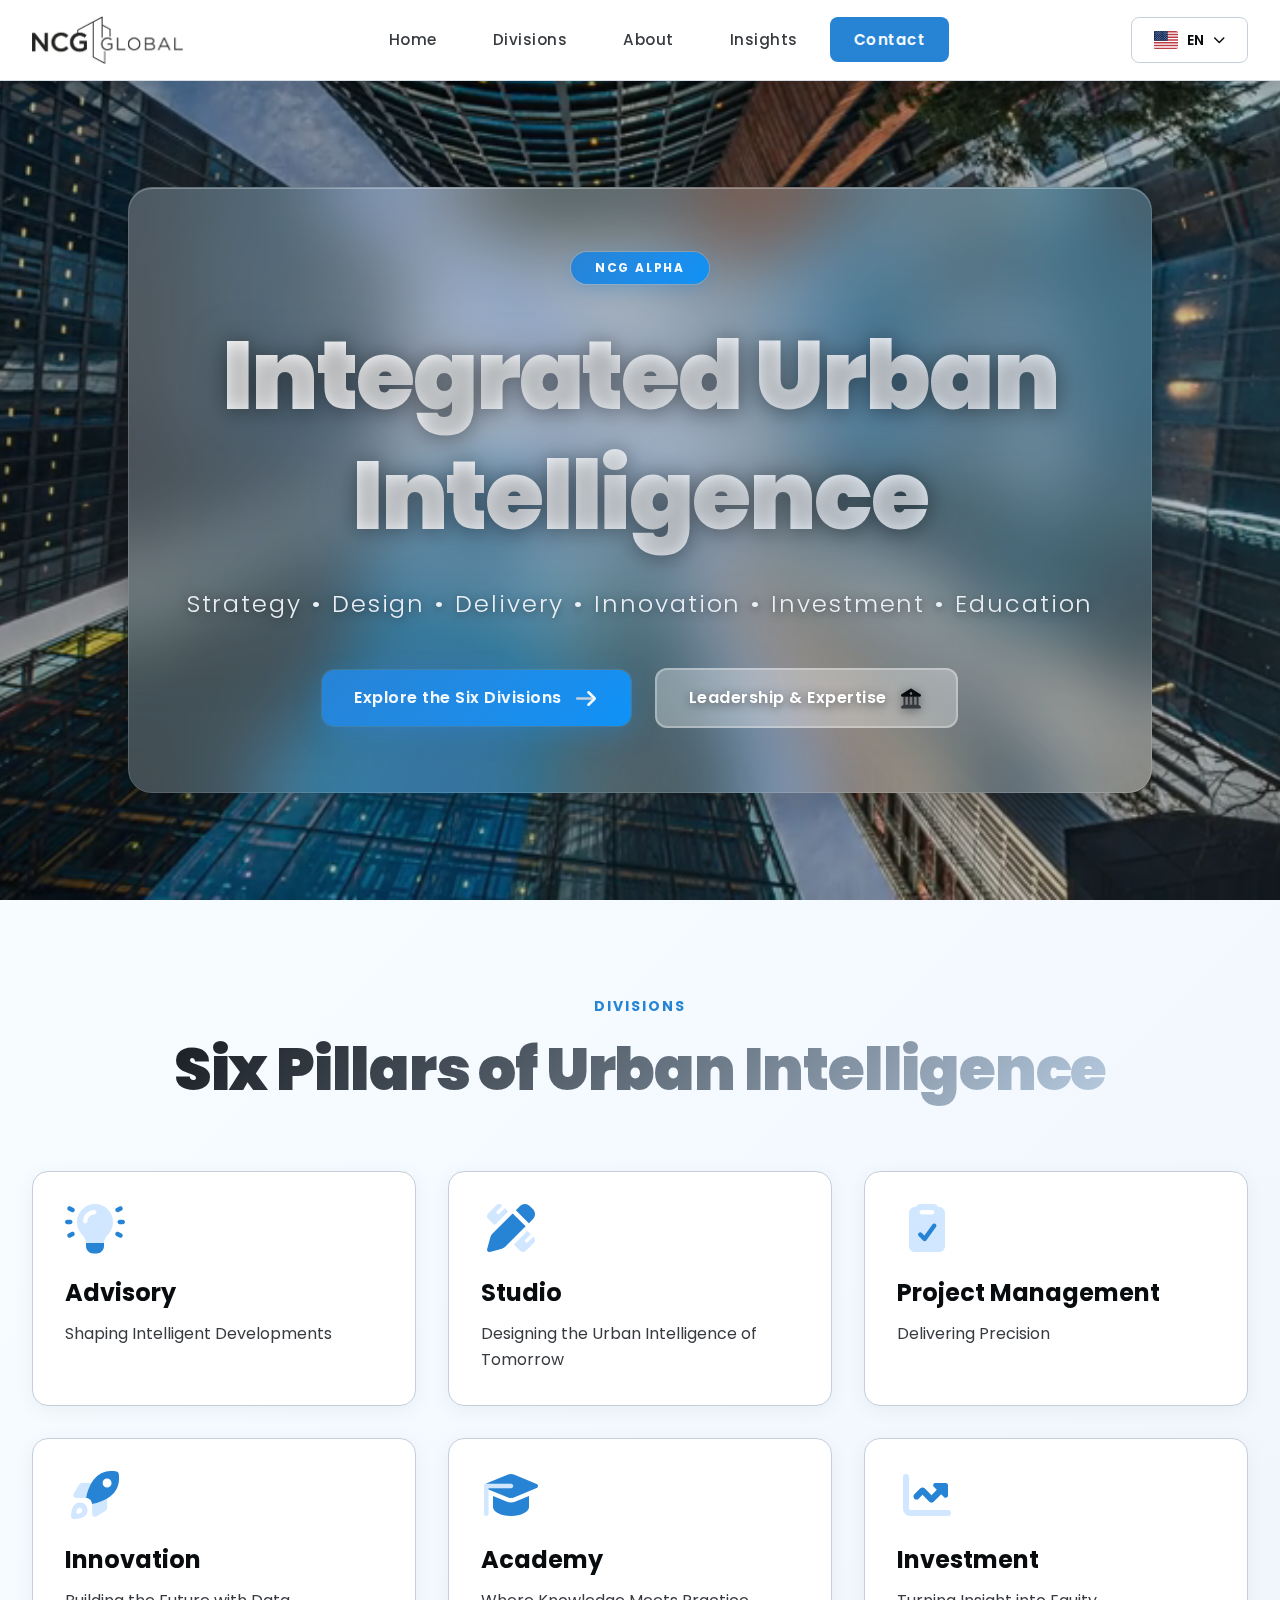
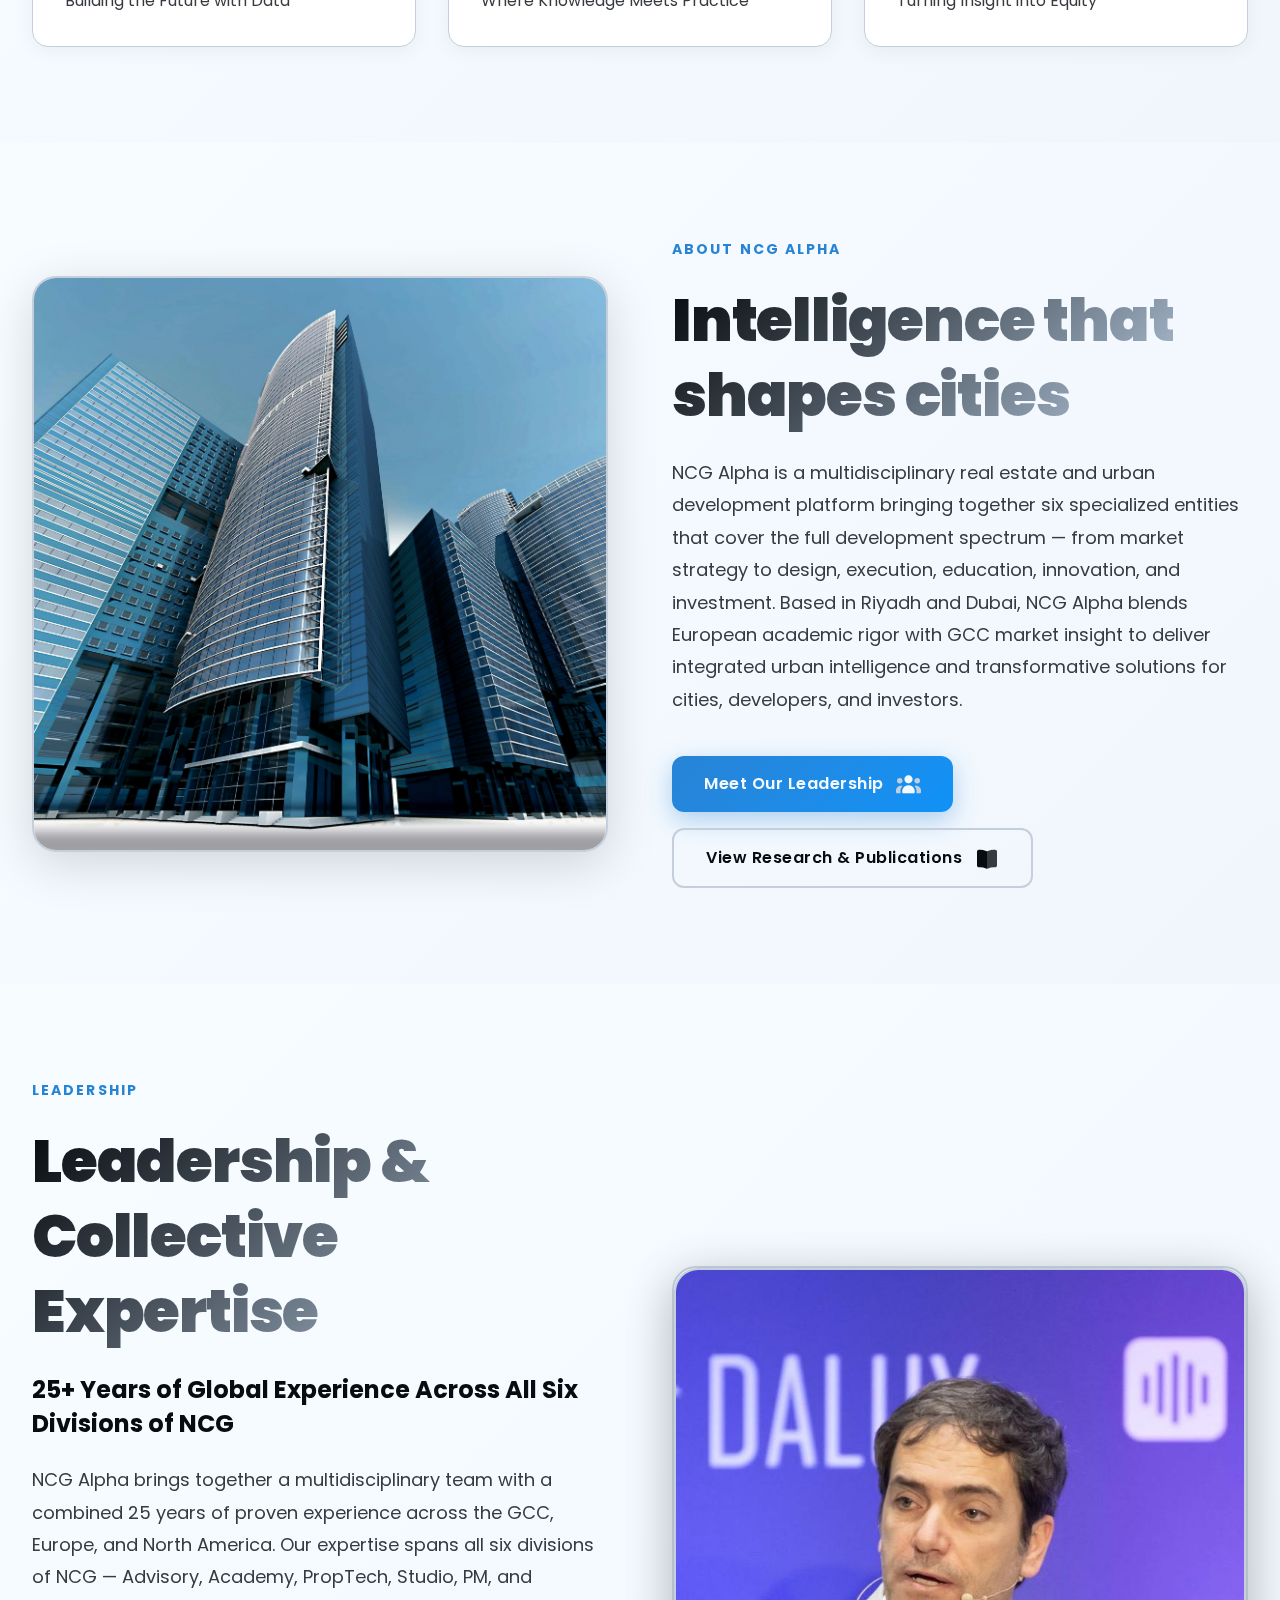
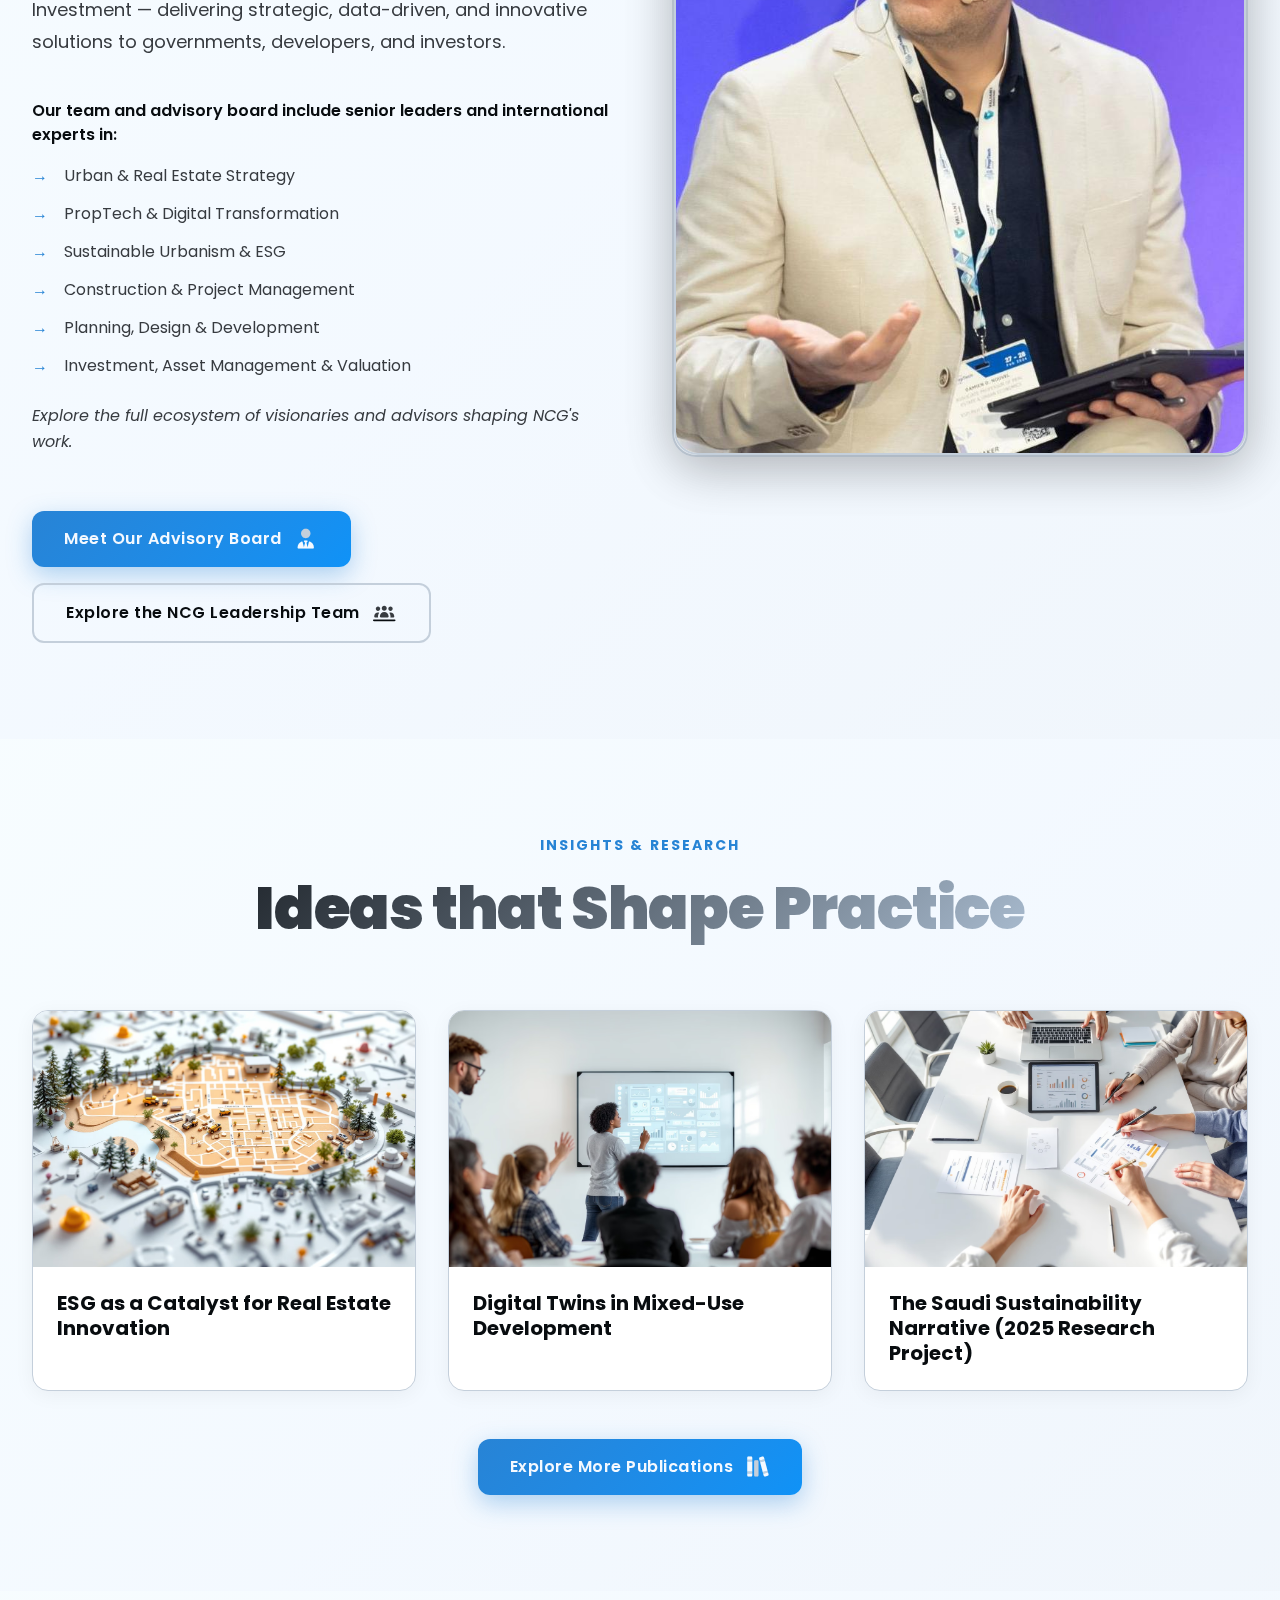
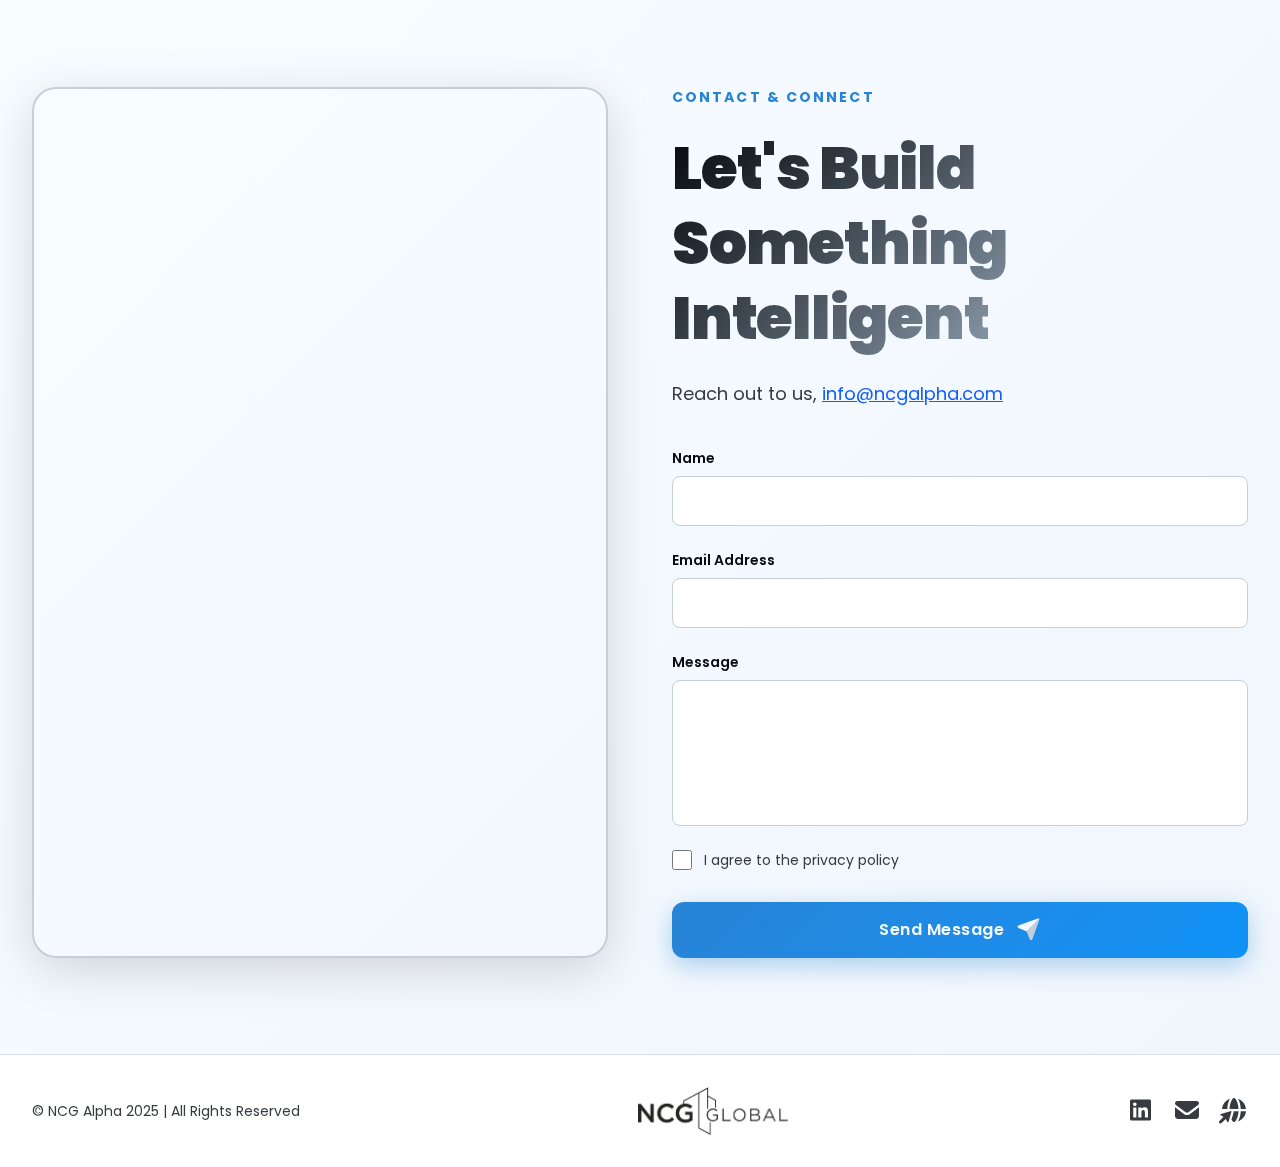
<file: index.html>
<!DOCTYPE html>
<html lang="en">
<head>
    <meta charset="UTF-8">
    <meta name="viewport" content="width=device-width, initial-scale=1.0">
    <title>NCG Global</title>
    <link rel="preconnect" href="https://fonts.googleapis.com">
    <link rel="preconnect" href="https://fonts.gstatic.com" crossorigin>
    <link href="https://fonts.googleapis.com/css2?family=Alexandria:wght@100..900&family=Poppins:ital,wght@0,100;0,200;0,300;0,400;0,500;0,600;0,700;0,800;0,900;1,100;1,200;1,300;1,400;1,500;1,600;1,700;1,800;1,900&display=swap" rel="stylesheet">
    <link rel="stylesheet" href="./fontawesome/css/bundle.min.css">
  <script type="module" crossorigin src="./assets/index-BhT-LVG1.js"></script>
  <link rel="stylesheet" crossorigin href="./assets/index-BQPhKu8v.css">
</head>
<body>
    <nav class="navbar" dir="ltr">
        <div class="navbar-container">
            <div class="navbar-logo">
                <a href="#home">
                    <img src="./media/NCGlogo.png" alt="NCG Global Logo" class="logo-image">
                </a>
            </div>

            <ul class="navbar-menu">
                <li><a href="#home" class="nav-link" data-i18n="nav.home">Home</a></li>
                <li><a href="./divisions" class="nav-link" data-i18n="nav.divisions">Divisions</a></li>
                <li><a href="#about" class="nav-link" data-i18n="nav.about">About</a></li>
                <li><a href="#insights" class="nav-link" data-i18n="nav.insights">Insights</a></li>
                <li><a href="#contact" class="nav-link nav-link-contact" data-i18n="nav.contact">Contact</a></li>
            </ul>

            <div class="language-dropdown">
                <button class="language-btn" id="languageBtn">
                    <span class="fi fi-us current-flag"></span>
                    <span class="current-lang">EN</span>
                    <i class="fa-solid fa-chevron-down dropdown-icon"></i>
                </button>
                <div class="language-menu" id="languageMenu">
                    <button class="language-option" data-lang="en">
                        <span class="fi fi-us"></span>
                        <span>English</span>
                    </button>
                    <button class="language-option" data-lang="fr">
                        <span class="fi fi-fr"></span>
                        <span>Français</span>
                    </button>
                    <button class="language-option" data-lang="ar">
                        <span class="fi fi-sa"></span>
                        <span class="arabic-text">العربية</span>
                    </button>
                </div>
            </div>

            <button class="mobile-menu-toggle" id="mobileMenuToggle">
                <i class="fa-solid fa-bars"></i>
            </button>
        </div>

        <div class="mobile-menu" id="mobileMenu">
            <ul class="mobile-menu-list">
                <li><a href="#home" class="mobile-nav-link" data-i18n="nav.home">Home</a></li>
                <li><a href="#divisions" class="mobile-nav-link" data-i18n="nav.divisions">Divisions</a></li>
                <li><a href="#about" class="mobile-nav-link" data-i18n="nav.about">About</a></li>
                <li><a href="#insights" class="mobile-nav-link" data-i18n="nav.insights">Insights</a></li>
                <li><a href="#contact" class="mobile-nav-link" data-i18n="nav.contact">Contact</a></li>
            </ul>
        </div>
    </nav>

    <section id="home" class="hero-section">
        <video class="hero-video" autoplay muted loop playsinline>
            <source src="./videos/hero-background.mp4" type="video/mp4">
            <source src="./videos/hero-background.webm" type="video/webm">
        </video>
        <div class="hero-overlay"></div>
        <div class="hero-container">
            <div class="hero-content">
                <div class="alpha-badge" data-i18n="hero.alpha">NCG Alpha</div>
                
                <h1 class="hero-title" data-i18n="hero.title">Integrated Urban Intelligence</h1>
                
                <p class="hero-subtitle" data-i18n="hero.subtitle">Strategy • Design • Delivery • Innovation • Investment • Education</p>
                
                <div class="hero-buttons">
                    <a href="./divisions" class="btn-primary">
                        <span data-i18n="hero.exploreDivisions">Explore the Six Divisions</span>
                        <i class="fa-duotone fa-solid fa-arrow-right fa-lg icon-dark"></i>
                    </a>
                    <a href="#leadership" class="btn-secondary">
                        <span data-i18n="hero.aboutNCG">About NCG Alpha</span>
                        <i class="fa-duotone fa-solid fa-building-columns fa-lg icon-light"></i>
                    </a>
                </div>
            </div>
        </div>
    </section>

    <section id="divisions" class="divisions-section">
        <div class="divisions-container">
            <div class="divisions-header">
                <div class="section-label" data-i18n="divisions.label">Divisions</div>
                <h2 class="section-title" data-i18n="divisions.title">Six Pillars of Urban Intelligence</h2>
            </div>
            
            <div class="divisions-grid">
                <div class="division-card">
                    <div class="division-icon">
                        <i class="fa-duotone fa-solid fa-lightbulb-on fa-3x"></i>
                    </div>
                    <h3 class="division-name" data-i18n="divisions.advisory.name">Advisory</h3>
                    <p class="division-description" data-i18n="divisions.advisory.description">Shaping Intelligent Developments</p>
                </div>

                <div class="division-card">
                    <div class="division-icon">
                        <i class="fa-duotone fa-solid fa-pen-ruler fa-3x"></i>
                    </div>
                    <h3 class="division-name" data-i18n="divisions.studio.name">Studio</h3>
                    <p class="division-description" data-i18n="divisions.studio.description">Designing the Urban Intelligence of Tomorrow</p>
                </div>

                <div class="division-card">
                    <div class="division-icon">
                        <i class="fa-duotone fa-solid fa-clipboard-check fa-3x"></i>
                    </div>
                    <h3 class="division-name" data-i18n="divisions.projectManagement.name">Project Management</h3>
                    <p class="division-description" data-i18n="divisions.projectManagement.description">Delivering Precision</p>
                </div>

                <div class="division-card">
                    <div class="division-icon">
                        <i class="fa-duotone fa-solid fa-rocket-launch fa-3x"></i>
                    </div>
                    <h3 class="division-name" data-i18n="divisions.innovation.name">Innovation</h3>
                    <p class="division-description" data-i18n="divisions.innovation.description">Building the Future with Data</p>
                </div>

                <div class="division-card">
                    <div class="division-icon">
                        <i class="fa-duotone fa-solid fa-graduation-cap fa-3x"></i>
                    </div>
                    <h3 class="division-name" data-i18n="divisions.academy.name">Academy</h3>
                    <p class="division-description" data-i18n="divisions.academy.description">Where Knowledge Meets Practice</p>
                </div>

                <div class="division-card">
                    <div class="division-icon">
                        <i class="fa-duotone fa-solid fa-chart-line-up fa-3x"></i>
                    </div>
                    <h3 class="division-name" data-i18n="divisions.investment.name">Investment</h3>
                    <p class="division-description" data-i18n="divisions.investment.description">Turning Insight into Equity</p>
                </div>
            </div>
        </div>
    </section>

    <section id="about" class="about-section">
        <div class="about-container">
            <div class="about-image">
                <img src="./media/Futuristic-City.jpg" id="about-img" alt="NCG Alpha" class="founder-image">
            </div>
            <div class="about-content">
                <div class="about-label" data-i18n="about.label">About NCG Alpha</div>
                <h2 class="about-title" data-i18n="about.title">Intelligence that shapes cities</h2>
                <p class="about-text" data-i18n="about.description">
                    NCG Alpha is a multidisciplinary real estate and urban development platform bringing together six specialized entities that cover the full development spectrum — from market strategy to design, execution, education, innovation, and investment. Based in Riyadh and Dubai, NCG Alpha blends European academic rigor with GCC market insight to deliver integrated urban intelligence and transformative solutions for cities, developers, and investors.
                </p>
                <div class="about-buttons">
                    <a href="#leadership" class="btn-primary">
                        <span data-i18n="about.meetTeam">Meet Our Leadership</span>
                        <i class="fa-duotone fa-solid fa-users fa-lg icon-dark"></i>
                    </a>
                    <a href="#insights" class="btn-secondary">
                        <span data-i18n="about.viewResearch">View Research & Publications</span>
                        <i class="fa-duotone fa-solid fa-book-open fa-lg icon-light"></i>
                    </a>
                </div>
            </div>
        </div>
    </section>

    <section id="leadership" class="founder-section">
        <div class="founder-container">
            <div class="founder-content">
                <div class="founder-label" data-i18n="founder.label">Leadership</div>
                <h2 class="founder-title" data-i18n="founder.title">Leadership & Collective Expertise</h2>
                <h3 class="founder-subtitle" data-i18n="founder.subtitle">25+ Years of Global Experience Across All Six Divisions of NCG</h3>
                <p class="founder-description" data-i18n="founder.description">
                    NCG Alpha brings together a multidisciplinary team with a combined 25 years of proven experience across the GCC, Europe, and North America. Our expertise spans all six divisions of NCG — Advisory, Academy, PropTech, Studio, PM, and Investment — delivering strategic, data-driven, and innovative solutions to governments, developers, and investors.
                </p>
                <div class="expertise-list">
                    <p class="expertise-intro" data-i18n="founder.expertiseIntro">Our team and advisory board include senior leaders and international experts in:</p>
                    <ul class="expertise-items">
                        <li data-i18n="founder.expertise1">Urban & Real Estate Strategy</li>
                        <li data-i18n="founder.expertise2">PropTech & Digital Transformation</li>
                        <li data-i18n="founder.expertise3">Sustainable Urbanism & ESG</li>
                        <li data-i18n="founder.expertise4">Construction & Project Management</li>
                        <li data-i18n="founder.expertise5">Planning, Design & Development</li>
                        <li data-i18n="founder.expertise6">Investment, Asset Management & Valuation</li>
                    </ul>
                    <p class="ecosystem-text" data-i18n="founder.ecosystem">Explore the full ecosystem of visionaries and advisors shaping NCG's work.</p>
                </div>
                <div class="founder-buttons">
                    <a href="#" class="btn-primary">
                        <span data-i18n="founder.advisoryBoard">Meet Our Advisory Board</span>
                        <i class="fa-duotone fa-solid fa-user-tie fa-lg icon-dark"></i>
                    </a>
                    <a href="#" class="btn-secondary">
                        <span data-i18n="founder.leadershipTeam">Explore the NCG Leadership Team</span>
                        <i class="fa-duotone fa-solid fa-users-line fa-lg icon-light"></i>
                    </a>
                </div>
            </div>
            <div class="founder-image">
                <img src="./media/MonsieurPapa.jpg" id="founder-img" alt="NCG Leadership Team" class="founder-image-element">
            </div>
        </div>
    </section>

    <section id="insights" class="insights-section">
        <div class="insights-container">
            <div class="insights-header">
                <div class="section-label" data-i18n="insights.label">Insights & Research</div>
                <h2 class="section-title" data-i18n="insights.title">Ideas that Shape Practice</h2>
            </div>
            
            <div class="insights-grid">
                <div class="insight-card">
                    <div class="insight-image">
                        <img src="./media/1.avif" id="insight-img-1" alt="ESG Research" class="insight-img">
                    </div>
                    <div class="insight-content">
                        <h3 class="insight-title" data-i18n="insights.card1.title">ESG as a Catalyst for Real Estate Innovation</h3>
                    </div>
                </div>

                <div class="insight-card">
                    <div class="insight-image">
                        <img src="./media/2.avif" id="insight-img-2" alt="Digital Twins" class="insight-img">
                    </div>
                    <div class="insight-content">
                        <h3 class="insight-title" data-i18n="insights.card2.title">Digital Twins in Mixed-Use Development</h3>
                    </div>
                </div>

                <div class="insight-card">
                    <div class="insight-image">
                        <img src="./media/3.avif" id="insight-img-3" alt="Saudi Sustainability" class="insight-img">
                    </div>
                    <div class="insight-content">
                        <h3 class="insight-title" data-i18n="insights.card3.title">The Saudi Sustainability Narrative (2025 Research Project)</h3>
                    </div>
                </div>
            </div>

            <div class="insights-button">
                <a href="https://scholar.google.com/citations?user=w9AdnEYAAAAJ&hl=en" class="btn-primary" target="_blank">
                    <span data-i18n="insights.exploreMore">Explore More Publications</span>
                    <i class="fa-duotone fa-solid fa-books fa-lg icon-dark"></i>
                </a>
            </div>
        </div>
    </section>

    <section id="contact" class="contact-section">
        <div class="contact-container">
            <div class="contact-map">
                <iframe 
                    src="https://www.google.com/maps/embed?pb=!1m18!1m12!1m3!1d3623.9876543210123!2d46.6753!3d24.7136!2m3!1f0!2f0!3f0!3m2!1i1024!2i768!4f13.1!3m3!1m2!1s0x0%3A0x0!2zMjTCsDQyJzQ5LjAiTiA0NsKwNDAnMzEuMSJF!5e0!3m2!1sen!2ssa!4v1234567890123!5m2!1sen!2ssa" 
                    width="100%" 
                    height="100%" 
                    style="border:0;" 
                    allowfullscreen="" 
                    loading="lazy" 
                    referrerpolicy="no-referrer-when-downgrade"
                    class="google-map">
                </iframe>
            </div>
            <div class="contact-content">
                <div class="contact-label" data-i18n="contact.label">Contact & Connect</div>
                <h2 class="contact-title" data-i18n="contact.title">Let's Build Something Intelligent</h2>
                <p class="contact-subtitle" data-i18n="contact.subtitle">Reach out to us, <a href="mailto:damien@ncgadvisory.com">damien@ncgadvisory.com</a></p>
                
                <form class="contact-form" id="contactForm">
                    <div class="form-group">
                        <label for="name" class="form-label" data-i18n="contact.form.name">Name</label>
                        <input type="text" id="name" name="name" class="form-input" required>
                    </div>
                    
                    <div class="form-group">
                        <label for="email" class="form-label" data-i18n="contact.form.email">Email Address</label>
                        <input type="email" id="email" name="email" class="form-input" required>
                    </div>
                    
                    <div class="form-group">
                        <label for="message" class="form-label" data-i18n="contact.form.message">Message</label>
                        <textarea id="message" name="message" class="form-textarea" rows="5" required></textarea>
                    </div>
                    
                    <div class="form-checkbox">
                        <input type="checkbox" id="privacy" name="privacy" required>
                        <label for="privacy" class="checkbox-label" data-i18n="contact.form.privacy">I agree to the privacy policy</label>
                    </div>
                    
                    <button type="submit" class="btn-primary form-submit">
                        <span data-i18n="contact.form.submit">Send Message</span>
                        <i class="fa-duotone fa-solid fa-paper-plane fa-lg icon-dark"></i>
                    </button>
                </form>
            </div>
        </div>
    </section>

    <footer class="footer">
        <div class="footer-container">
            <div class="footer-copyright">
                <span data-i18n="footer.copyright">© NCG Alpha 2025 | All Rights Reserved</span>
            </div>
            
            <div class="footer-logo">
                <img src="./media/NCGlogo.png" alt="NCG Global Logo" class="logo-image">
            </div>
            
            <div class="footer-social">
                <a href="https://www.linkedin.com/in/ddnouvel/" target="_blank" class="social-link" aria-label="LinkedIn">
                    <i class="fa-brands fa-linkedin fa-xl"></i>
                </a>
                <a href="mailto:damien@ncgadvisory.com" class="social-link" aria-label="Email">
                    <i class="fa-solid fa-envelope fa-xl"></i>
                </a>
                <a href="https://www.ncgadvisory.com/" target="_blank" class="social-link" aria-label="Facebook">
                    <i class="fa-solid fa-globe-pointer fa-xl"></i>
                </a>
            </div>
        </div>
    </footer>

</body>
</html>
</file>
<file: fontawesome/css/bundle.min.css>
@keyframes fa-beat{0%,90%{transform:scale(1)}45%{transform:scale(var(--fa-beat-scale,1.25))}}@keyframes fa-bounce{0%,64%,to{transform:scale(1) translateY(0)}10%{transform:scale(var(--fa-bounce-start-scale-x,1.1),var(--fa-bounce-start-scale-y,.9)) translateY(0)}30%{transform:scale(var(--fa-bounce-jump-scale-x,.9),var(--fa-bounce-jump-scale-y,1.1)) translateY(var(--fa-bounce-height,-.5em))}50%{transform:scale(var(--fa-bounce-land-scale-x,1.05),var(--fa-bounce-land-scale-y,.95)) translateY(0)}57%{transform:scale(1) translateY(var(--fa-bounce-rebound,-.125em))}}@keyframes fa-fade{50%{opacity:var(--fa-fade-opacity,.4)}}@keyframes fa-beat-fade{0%,to{opacity:var(--fa-beat-fade-opacity,.4);transform:scale(1)}50%{opacity:1;transform:scale(var(--fa-beat-fade-scale,1.125))}}@keyframes fa-flip{50%{transform:rotate3d(var(--fa-flip-x,0),var(--fa-flip-y,1),var(--fa-flip-z,0),var(--fa-flip-angle,-180deg))}}@keyframes fa-shake{0%{transform:rotate(-15deg)}4%{transform:rotate(15deg)}24%,8%{transform:rotate(-18deg)}12%,28%{transform:rotate(18deg)}16%{transform:rotate(-22deg)}20%{transform:rotate(22deg)}32%{transform:rotate(-12deg)}36%{transform:rotate(12deg)}40%,to{transform:rotate(0deg)}}@keyframes fa-spin{0%{transform:rotate(0deg)}to{transform:rotate(1turn)}}.fa,.fa-brands,.fa-chisel,.fa-classic,.fa-duotone,.fa-etch,.fa-jelly,.fa-jelly-duo,.fa-jelly-fill,.fa-light,.fa-notdog,.fa-notdog-duo,.fa-regular,.fa-semibold,.fa-sharp,.fa-sharp-duotone,.fa-slab,.fa-slab-press,.fa-solid,.fa-thin,.fa-thumbprint,.fa-utility,.fa-utility-duo,.fa-utility-fill,.fa-whiteboard,.fab,.facr,.fad,.fadl,.fadr,.fadt,.faes,.fajdr,.fajfr,.fajr,.fal,.fands,.fans,.far,.fas,.fasdl,.fasdr,.fasds,.fasdt,.fasl,.faslpr,.faslr,.fasr,.fass,.fast,.fat,.fatl,.faudsb,.faufsb,.fausb,.fawsb{--_fa-family:var(--fa-family,var(--fa-style-family,"Font Awesome 7 Pro"));-webkit-font-smoothing:antialiased;-moz-osx-font-smoothing:grayscale;display:var(--fa-display,inline-block);font-family:var(--_fa-family);font-feature-settings:normal;font-style:normal;font-synthesis:none;font-variant:normal;font-weight:var(--fa-style,900);line-height:1;text-align:center;text-rendering:auto;width:var(--fa-width,1.25em)}:is(.fas,.fass,.far,.fasr,.fal,.fasl,.fat,.fast,.fad,.fadr,.fadl,.fadt,.fasds,.fasdr,.fasdl,.fasdt,.fab,.faslr,.faslpr,.fawsb,.fatl,.fans,.fands,.faes,.fajr,.fajfr,.fajdr,.facr,.fausb,.faudsb,.faufsb,.fa-solid,.fa-semibold,.fa-regular,.fa-light,.fa-thin,.fa-brands,.fa-classic,.fa-duotone,.fa-sharp,.fa-sharp-duotone,.fa-chisel,.fa-etch,.fa-jelly,.fa-jelly-duo,.fa-jelly-fill,.fa-notdog,.fa-notdog-duo,.fa-slab,.fa-slab-press,.fa-thumbprint,.fa-utility,.fa-utility-duo,.fa-utility-fill,.fa-whiteboard,.fa):before{content:var(--fa)/""}@supports not (content:""/""){:is(.fas,.fass,.far,.fasr,.fal,.fasl,.fat,.fast,.fad,.fadr,.fadl,.fadt,.fasds,.fasdr,.fasdl,.fasdt,.fab,.faslr,.faslpr,.fawsb,.fatl,.fans,.fands,.faes,.fajr,.fajfr,.fajdr,.facr,.fausb,.faudsb,.faufsb,.fa-solid,.fa-semibold,.fa-regular,.fa-light,.fa-thin,.fa-brands,.fa-classic,.fa-duotone,.fa-sharp,.fa-sharp-duotone,.fa-chisel,.fa-etch,.fa-jelly,.fa-jelly-duo,.fa-jelly-fill,.fa-notdog,.fa-notdog-duo,.fa-slab,.fa-slab-press,.fa-thumbprint,.fa-utility,.fa-utility-duo,.fa-utility-fill,.fa-whiteboard,.fa):before{content:var(--fa)}}:is(.fad,.fa-duotone,.fadr,.fadl,.fadt,.fasds,.fa-sharp-duotone,.fasdr,.fasdl,.fasdt,.fatl,.fa-thumbprint,.fands,.fa-notdog-duo,.fajdr,.fa-jelly-duo,.faudsb,.fa-utility-duo):after{content:var(--fa);font-feature-settings:"ss01"}@supports not (content:""/""){:is(.fad,.fa-duotone,.fadr,.fadl,.fadt,.fasds,.fa-sharp-duotone,.fasdr,.fasdl,.fasdt,.fatl,.fa-thumbprint,.fands,.fa-notdog-duo,.fajdr,.fa-jelly-duo,.faudsb,.fa-utility-duo):after{content:var(--fa)}}.fa-1x{font-size:1em}.fa-2x{font-size:2em}.fa-3x{font-size:3em}.fa-4x{font-size:4em}.fa-5x{font-size:5em}.fa-6x{font-size:6em}.fa-7x{font-size:7em}.fa-8x{font-size:8em}.fa-9x{font-size:9em}.fa-10x{font-size:10em}.fa-2xs{font-size:.625em;line-height:.1em;vertical-align:.225em}.fa-xs{font-size:.75em;line-height:.08333em;vertical-align:.125em}.fa-sm{font-size:.875em;line-height:.07143em;vertical-align:.05357em}.fa-lg{font-size:1.25em;line-height:.05em;vertical-align:-.075em}.fa-xl{font-size:1.5em;line-height:.04167em;vertical-align:-.125em}.fa-2xl{font-size:2em;line-height:.03125em;vertical-align:-.1875em}.fa-width-auto{--fa-width:auto}.fa-fw,.fa-width-fixed{--fa-width:1.25em}.fa-ul{list-style-type:none;margin-inline-start:var(--fa-li-margin,2.5em);padding-inline-start:0}.fa-ul>li{position:relative}.fa-li{inset-inline-start:calc(var(--fa-li-width, 2em)*-1);position:absolute;text-align:center;width:var(--fa-li-width,2em);line-height:inherit}.fa-border{border-radius:var(--fa-border-radius,.1em);border:var(--fa-border-width,.0625em) var(--fa-border-style,solid) var(--fa-border-color,#eee);box-sizing:var(--fa-border-box-sizing,content-box);padding:var(--fa-border-padding,.1875em .25em)}.fa-pull-left,.fa-pull-start{float:inline-start;margin-inline-end:var(--fa-pull-margin,.3em)}.fa-pull-end,.fa-pull-right{float:inline-end;margin-inline-start:var(--fa-pull-margin,.3em)}.fa-beat{animation-name:fa-beat;animation-delay:var(--fa-animation-delay,0s);animation-direction:var(--fa-animation-direction,normal);animation-duration:var(--fa-animation-duration,1s);animation-timing-function:var(--fa-animation-timing,ease-in-out)}.fa-beat,.fa-bounce,.fa-fade{animation-iteration-count:var(--fa-animation-iteration-count,infinite)}.fa-bounce{animation-name:fa-bounce;animation-delay:var(--fa-animation-delay,0s);animation-direction:var(--fa-animation-direction,normal);animation-duration:var(--fa-animation-duration,1s);animation-timing-function:var(--fa-animation-timing,cubic-bezier(.28,.84,.42,1))}.fa-fade{animation-name:fa-fade;animation-timing-function:var(--fa-animation-timing,cubic-bezier(.4,0,.6,1))}.fa-beat-fade,.fa-fade{animation-delay:var(--fa-animation-delay,0s);animation-direction:var(--fa-animation-direction,normal);animation-duration:var(--fa-animation-duration,1s)}.fa-beat-fade,.fa-flip,.fa-shake,.fa-spin{animation-iteration-count:var(--fa-animation-iteration-count,infinite)}.fa-beat-fade{animation-name:fa-beat-fade;animation-timing-function:var(--fa-animation-timing,cubic-bezier(.4,0,.6,1))}.fa-flip,.fa-shake,.fa-spin{animation-delay:var(--fa-animation-delay,0s);animation-direction:var(--fa-animation-direction,normal)}.fa-flip{animation-name:fa-flip;animation-duration:var(--fa-animation-duration,1s);animation-timing-function:var(--fa-animation-timing,ease-in-out)}.fa-shake,.fa-spin{animation-timing-function:var(--fa-animation-timing,linear)}.fa-shake{animation-name:fa-shake;animation-duration:var(--fa-animation-duration,1s)}.fa-spin{animation-name:fa-spin;animation-duration:var(--fa-animation-duration,2s)}.fa-spin-reverse{--fa-animation-direction:reverse}.fa-pulse,.fa-spin-pulse{animation-name:fa-spin;animation-direction:var(--fa-animation-direction,normal);animation-duration:var(--fa-animation-duration,1s);animation-iteration-count:var(--fa-animation-iteration-count,infinite);animation-timing-function:var(--fa-animation-timing,steps(8))}@media (prefers-reduced-motion:reduce){.fa-beat,.fa-beat-fade,.fa-bounce,.fa-fade,.fa-flip,.fa-pulse,.fa-shake,.fa-spin,.fa-spin-pulse{animation:none!important;transition:none!important}}.fa-rotate-90{transform:rotate(90deg)}.fa-rotate-180{transform:rotate(180deg)}.fa-rotate-270{transform:rotate(270deg)}.fa-flip-horizontal{transform:scaleX(-1)}.fa-flip-vertical{transform:scaleY(-1)}.fa-flip-both,.fa-flip-horizontal.fa-flip-vertical{transform:scale(-1)}.fa-rotate-by{transform:rotate(var(--fa-rotate-angle,0))}.fa-stack{display:inline-block;height:2em;line-height:2em;position:relative;vertical-align:middle;width:2.5em}.fa-stack-1x,.fa-stack-2x{--fa-width:100%;inset:0;position:absolute;text-align:center;width:var(--fa-width);z-index:var(--fa-stack-z-index,auto)}.fa-stack-1x{line-height:inherit}.fa-stack-2x{font-size:2em}.fa-inverse{color:var(--fa-inverse,#fff)}.fa-0{--fa:"\30 "}.fa-1{--fa:"\31 "}.fa-2{--fa:"\32 "}.fa-3{--fa:"\33 "}.fa-4{--fa:"\34 "}.fa-5{--fa:"\35 "}.fa-6{--fa:"\36 "}.fa-7{--fa:"\37 "}.fa-8{--fa:"\38 "}.fa-9{--fa:"\39 "}.fa-exclamation{--fa:"\!"}.fa-ditto{--fa:'"'}.fa-hashtag{--fa:"\#"}.fa-dollar,.fa-dollar-sign,.fa-usd{--fa:"\$"}.fa-percent,.fa-percentage{--fa:"\%"}.fa-ampersand{--fa:"\&"}.fa-apostrophe{--fa:"'"}.fa-bracket-round,.fa-parenthesis{--fa:"\("}.fa-bracket-round-right{--fa:"\)"}.fa-asterisk{--fa:"\*"}.fa-add,.fa-plus{--fa:"\+"}.fa-comma{--fa:"\,"}.fa-hyphen{--fa:"\-"}.fa-period{--fa:"\."}.fa-slash-forward{--fa:"\/"}.fa-colon{--fa:"\:"}.fa-semicolon{--fa:"\;"}.fa-less-than{--fa:"\<"}.fa-equals{--fa:"\="}.fa-greater-than{--fa:"\>"}.fa-question{--fa:"\?"}.fa-at{--fa:"\@"}.fa-a{--fa:"A"}.fa-b{--fa:"B"}.fa-c{--fa:"C"}.fa-d{--fa:"D"}.fa-e{--fa:"E"}.fa-f{--fa:"F"}.fa-g{--fa:"G"}.fa-h{--fa:"H"}.fa-i{--fa:"I"}.fa-j{--fa:"J"}.fa-k{--fa:"K"}.fa-l{--fa:"L"}.fa-m{--fa:"M"}.fa-n{--fa:"N"}.fa-o{--fa:"O"}.fa-p{--fa:"P"}.fa-q{--fa:"Q"}.fa-r{--fa:"R"}.fa-s{--fa:"S"}.fa-t{--fa:"T"}.fa-u{--fa:"U"}.fa-v{--fa:"V"}.fa-w{--fa:"W"}.fa-x{--fa:"X"}.fa-y{--fa:"Y"}.fa-z{--fa:"Z"}.fa-bracket,.fa-bracket-left,.fa-bracket-square{--fa:"\["}.fa-slash-back{--fa:"\\"}.fa-bracket-square-right{--fa:"\]"}.fa-accent-grave{--fa:"\`"}.fa-bracket-curly,.fa-bracket-curly-left{--fa:"\{"}.fa-pipe{--fa:"\|"}.fa-bracket-curly-right{--fa:"\}"}.fa-tilde{--fa:"\~"}.fa-caravan-alt,.fa-caravan-simple{--fa:"\e000"}.fa-cat-space{--fa:"\e001"}.fa-coffee-pot{--fa:"\e002"}.fa-comet{--fa:"\e003"}.fa-fan-table{--fa:"\e004"}.fa-faucet{--fa:"\e005"}.fa-faucet-drip{--fa:"\e006"}.fa-galaxy{--fa:"\e008"}.fa-garage{--fa:"\e009"}.fa-garage-car{--fa:"\e00a"}.fa-garage-open{--fa:"\e00b"}.fa-heat{--fa:"\e00c"}.fa-house-chimney-window{--fa:"\e00d"}.fa-house-day{--fa:"\e00e"}.fa-house-leave,.fa-house-person-depart,.fa-house-person-leave{--fa:"\e00f"}.fa-house-night{--fa:"\e010"}.fa-house-person-arrive,.fa-house-person-return,.fa-house-return{--fa:"\e011"}.fa-house-signal{--fa:"\e012"}.fa-lamp-desk{--fa:"\e014"}.fa-lamp-floor{--fa:"\e015"}.fa-light-ceiling{--fa:"\e016"}.fa-light-switch{--fa:"\e017"}.fa-light-switch-off{--fa:"\e018"}.fa-light-switch-on{--fa:"\e019"}.fa-microwave{--fa:"\e01b"}.fa-outlet{--fa:"\e01c"}.fa-oven{--fa:"\e01d"}.fa-planet-moon{--fa:"\e01f"}.fa-planet-ringed{--fa:"\e020"}.fa-police-box{--fa:"\e021"}.fa-person-to-portal,.fa-portal-enter{--fa:"\e022"}.fa-person-from-portal,.fa-portal-exit{--fa:"\e023"}.fa-radar{--fa:"\e024"}.fa-raygun{--fa:"\e025"}.fa-refrigerator{--fa:"\e026"}.fa-rocket-launch{--fa:"\e027"}.fa-sensor{--fa:"\e028"}.fa-sensor-alert,.fa-sensor-triangle-exclamation{--fa:"\e029"}.fa-sensor-fire{--fa:"\e02a"}.fa-sensor-on{--fa:"\e02b"}.fa-sensor-cloud,.fa-sensor-smoke{--fa:"\e02c"}.fa-siren{--fa:"\e02d"}.fa-siren-on{--fa:"\e02e"}.fa-solar-system{--fa:"\e02f"}.fa-circle-sort,.fa-sort-circle{--fa:"\e030"}.fa-circle-sort-down,.fa-sort-circle-down{--fa:"\e031"}.fa-circle-sort-up,.fa-sort-circle-up{--fa:"\e032"}.fa-space-station-moon{--fa:"\e033"}.fa-space-station-moon-alt,.fa-space-station-moon-construction{--fa:"\e034"}.fa-sprinkler{--fa:"\e035"}.fa-star-shooting{--fa:"\e036"}.fa-starfighter{--fa:"\e037"}.fa-starfighter-alt,.fa-starfighter-twin-ion-engine{--fa:"\e038"}.fa-starship{--fa:"\e039"}.fa-starship-freighter{--fa:"\e03a"}.fa-sword-laser{--fa:"\e03b"}.fa-sword-laser-alt{--fa:"\e03c"}.fa-swords-laser{--fa:"\e03d"}.fa-telescope{--fa:"\e03e"}.fa-temperature-arrow-down,.fa-temperature-down{--fa:"\e03f"}.fa-temperature-arrow-up,.fa-temperature-up{--fa:"\e040"}.fa-trailer{--fa:"\e041"}.fa-transporter{--fa:"\e042"}.fa-transporter-1{--fa:"\e043"}.fa-transporter-2{--fa:"\e044"}.fa-transporter-3{--fa:"\e045"}.fa-transporter-empty{--fa:"\e046"}.fa-ufo{--fa:"\e047"}.fa-ufo-beam{--fa:"\e048"}.fa-user-alien{--fa:"\e04a"}.fa-user-robot{--fa:"\e04b"}.fa-user-visor{--fa:"\e04c"}.fa-vacuum{--fa:"\e04d"}.fa-vacuum-robot{--fa:"\e04e"}.fa-window-frame{--fa:"\e04f"}.fa-window-frame-open{--fa:"\e050"}.fa-coffin-cross{--fa:"\e051"}.fa-folder-arrow-down,.fa-folder-download{--fa:"\e053"}.fa-folder-arrow-up,.fa-folder-upload{--fa:"\e054"}.fa-user-unlock{--fa:"\e058"}.fa-bacteria{--fa:"\e059"}.fa-bacterium{--fa:"\e05a"}.fa-box-tissue{--fa:"\e05b"}.fa-hand-holding-medical{--fa:"\e05c"}.fa-hand-sparkles{--fa:"\e05d"}.fa-hands-bubbles,.fa-hands-wash{--fa:"\e05e"}.fa-handshake-alt-slash,.fa-handshake-simple-slash,.fa-handshake-slash{--fa:"\e060"}.fa-head-side-cough{--fa:"\e061"}.fa-head-side-cough-slash{--fa:"\e062"}.fa-head-side-mask{--fa:"\e063"}.fa-head-side-virus{--fa:"\e064"}.fa-house-chimney-user{--fa:"\e065"}.fa-house-laptop,.fa-laptop-house{--fa:"\e066"}.fa-lungs-virus{--fa:"\e067"}.fa-people-arrows,.fa-people-arrows-left-right{--fa:"\e068"}.fa-plane-slash{--fa:"\e069"}.fa-pump-medical{--fa:"\e06a"}.fa-pump-soap{--fa:"\e06b"}.fa-shield-virus{--fa:"\e06c"}.fa-sink{--fa:"\e06d"}.fa-soap{--fa:"\e06e"}.fa-stopwatch-20{--fa:"\e06f"}.fa-shop-slash,.fa-store-alt-slash{--fa:"\e070"}.fa-store-slash{--fa:"\e071"}.fa-toilet-paper-slash{--fa:"\e072"}.fa-users-slash{--fa:"\e073"}.fa-virus{--fa:"\e074"}.fa-virus-slash{--fa:"\e075"}.fa-viruses{--fa:"\e076"}.fa-vest{--fa:"\e085"}.fa-vest-patches{--fa:"\e086"}.fa-airplay{--fa:"\e089"}.fa-alt{--fa:"\e08a"}.fa-angle{--fa:"\e08c"}.fa-angle-90{--fa:"\e08d"}.fa-apple-core{--fa:"\e08f"}.fa-arrow-down-from-dotted-line{--fa:"\e090"}.fa-arrow-down-left{--fa:"\e091"}.fa-arrow-down-left-and-arrow-up-right-to-center{--fa:"\e092"}.fa-arrow-down-right{--fa:"\e093"}.fa-arrow-down-to-bracket{--fa:"\e094"}.fa-arrow-down-to-dotted-line{--fa:"\e095"}.fa-arrow-down-to-square{--fa:"\e096"}.fa-arrow-trend-down{--fa:"\e097"}.fa-arrow-trend-up{--fa:"\e098"}.fa-arrow-up-arrow-down,.fa-sort-up-down{--fa:"\e099"}.fa-arrow-up-from-bracket{--fa:"\e09a"}.fa-arrow-up-from-dotted-line{--fa:"\e09b"}.fa-arrow-up-from-square{--fa:"\e09c"}.fa-arrow-up-left{--fa:"\e09d"}.fa-arrow-up-left-from-circle{--fa:"\e09e"}.fa-arrow-up-right{--fa:"\e09f"}.fa-arrow-up-right-and-arrow-down-left-from-center{--fa:"\e0a0"}.fa-arrow-up-to-dotted-line{--fa:"\e0a1"}.fa-arrows-cross{--fa:"\e0a2"}.fa-arrows-from-dotted-line{--fa:"\e0a3"}.fa-arrows-from-line{--fa:"\e0a4"}.fa-arrows-minimize,.fa-compress-arrows{--fa:"\e0a5"}.fa-arrows-to-dotted-line{--fa:"\e0a6"}.fa-arrows-to-line{--fa:"\e0a7"}.fa-audio-description-slash{--fa:"\e0a8"}.fa-austral-sign{--fa:"\e0a9"}.fa-avocado{--fa:"\e0aa"}.fa-award-simple{--fa:"\e0ab"}.fa-baht-sign{--fa:"\e0ac"}.fa-bars-filter{--fa:"\e0ad"}.fa-bars-sort{--fa:"\e0ae"}.fa-basket-shopping-simple,.fa-shopping-basket-alt{--fa:"\e0af"}.fa-battery-exclamation{--fa:"\e0b0"}.fa-battery-1,.fa-battery-low{--fa:"\e0b1"}.fa-bee{--fa:"\e0b2"}.fa-beer-foam,.fa-beer-mug{--fa:"\e0b3"}.fa-bitcoin-sign{--fa:"\e0b4"}.fa-block-quote{--fa:"\e0b5"}.fa-bolt-auto{--fa:"\e0b6"}.fa-bolt-lightning{--fa:"\e0b7"}.fa-bolt-slash{--fa:"\e0b8"}.fa-book-arrow-right{--fa:"\e0b9"}.fa-book-arrow-up{--fa:"\e0ba"}.fa-book-bookmark{--fa:"\e0bb"}.fa-book-circle-arrow-right{--fa:"\e0bc"}.fa-book-circle-arrow-up{--fa:"\e0bd"}.fa-book-copy{--fa:"\e0be"}.fa-book-font{--fa:"\e0bf"}.fa-book-open-alt,.fa-book-open-cover{--fa:"\e0c0"}.fa-book-law,.fa-book-section{--fa:"\e0c1"}.fa-bookmark-slash{--fa:"\e0c2"}.fa-bowling-ball-pin{--fa:"\e0c3"}.fa-box-circle-check{--fa:"\e0c4"}.fa-brackets-round,.fa-parentheses{--fa:"\e0c5"}.fa-brain-circuit{--fa:"\e0c6"}.fa-brake-warning{--fa:"\e0c7"}.fa-briefcase-blank{--fa:"\e0c8"}.fa-brightness{--fa:"\e0c9"}.fa-brightness-low{--fa:"\e0ca"}.fa-browsers{--fa:"\e0cb"}.fa-buildings{--fa:"\e0cc"}.fa-burger-fries{--fa:"\e0cd"}.fa-burger-glass{--fa:"\e0ce"}.fa-calendar-arrow-down,.fa-calendar-download{--fa:"\e0d0"}.fa-calendar-arrow-up,.fa-calendar-upload{--fa:"\e0d1"}.fa-calendar-clock,.fa-calendar-time{--fa:"\e0d2"}.fa-calendar-heart{--fa:"\e0d3"}.fa-calendar-image{--fa:"\e0d4"}.fa-calendar-lines,.fa-calendar-note{--fa:"\e0d5"}.fa-calendar-range{--fa:"\e0d6"}.fa-calendars{--fa:"\e0d7"}.fa-camera-rotate{--fa:"\e0d8"}.fa-camera-slash{--fa:"\e0d9"}.fa-camera-viewfinder,.fa-screenshot{--fa:"\e0da"}.fa-cart-minus{--fa:"\e0db"}.fa-cart-shopping-fast{--fa:"\e0dc"}.fa-cart-xmark{--fa:"\e0dd"}.fa-castle{--fa:"\e0de"}.fa-cedi-sign{--fa:"\e0df"}.fa-chart-bullet{--fa:"\e0e1"}.fa-chart-candlestick{--fa:"\e0e2"}.fa-chart-column{--fa:"\e0e3"}.fa-chart-gantt{--fa:"\e0e4"}.fa-chart-line-up{--fa:"\e0e5"}.fa-chart-pyramid{--fa:"\e0e6"}.fa-chart-radar{--fa:"\e0e7"}.fa-chart-scatter-3d{--fa:"\e0e8"}.fa-chart-scatter-bubble{--fa:"\e0e9"}.fa-chart-tree-map{--fa:"\e0ea"}.fa-chart-waterfall{--fa:"\e0eb"}.fa-cherries{--fa:"\e0ec"}.fa-circle-0{--fa:"\e0ed"}.fa-circle-1{--fa:"\e0ee"}.fa-circle-2{--fa:"\e0ef"}.fa-circle-3{--fa:"\e0f0"}.fa-circle-4{--fa:"\e0f1"}.fa-circle-5{--fa:"\e0f2"}.fa-circle-6{--fa:"\e0f3"}.fa-circle-7{--fa:"\e0f4"}.fa-circle-8{--fa:"\e0f5"}.fa-circle-9{--fa:"\e0f6"}.fa-circle-a{--fa:"\e0f7"}.fa-circle-ampersand{--fa:"\e0f8"}.fa-circle-arrow-down-left{--fa:"\e0f9"}.fa-circle-arrow-down-right{--fa:"\e0fa"}.fa-circle-arrow-up-left{--fa:"\e0fb"}.fa-circle-arrow-up-right{--fa:"\e0fc"}.fa-circle-b{--fa:"\e0fd"}.fa-circle-bolt{--fa:"\e0fe"}.fa-book-circle,.fa-circle-book-open{--fa:"\e0ff"}.fa-bookmark-circle,.fa-circle-bookmark{--fa:"\e100"}.fa-circle-c{--fa:"\e101"}.fa-calendar-circle,.fa-circle-calendar{--fa:"\e102"}.fa-camera-circle,.fa-circle-camera{--fa:"\e103"}.fa-circle-d{--fa:"\e104"}.fa-circle-dashed{--fa:"\e105"}.fa-circle-divide{--fa:"\e106"}.fa-circle-down-left{--fa:"\e107"}.fa-circle-down-right{--fa:"\e108"}.fa-circle-e{--fa:"\e109"}.fa-circle-ellipsis{--fa:"\e10a"}.fa-circle-ellipsis-vertical{--fa:"\e10b"}.fa-circle-envelope,.fa-envelope-circle{--fa:"\e10c"}.fa-circle-exclamation-check{--fa:"\e10d"}.fa-circle-f{--fa:"\e10e"}.fa-circle-g{--fa:"\e10f"}.fa-circle-half{--fa:"\e110"}.fa-circle-i{--fa:"\e111"}.fa-circle-j{--fa:"\e112"}.fa-circle-k{--fa:"\e113"}.fa-circle-l{--fa:"\e114"}.fa-circle-m{--fa:"\e115"}.fa-circle-microphone,.fa-microphone-circle{--fa:"\e116"}.fa-circle-microphone-lines,.fa-microphone-circle-alt{--fa:"\e117"}.fa-circle-n{--fa:"\e118"}.fa-circle-o{--fa:"\e119"}.fa-circle-p{--fa:"\e11a"}.fa-circle-phone,.fa-phone-circle{--fa:"\e11b"}.fa-circle-phone-flip,.fa-phone-circle-alt{--fa:"\e11c"}.fa-circle-phone-hangup,.fa-phone-circle-down{--fa:"\e11d"}.fa-circle-q{--fa:"\e11e"}.fa-circle-quarter{--fa:"\e11f"}.fa-circle-r{--fa:"\e120"}.fa-circle-s{--fa:"\e121"}.fa-circle-small{--fa:"\e122"}.fa-circle-star,.fa-star-circle{--fa:"\e123"}.fa-circle-t{--fa:"\e124"}.fa-circle-three-quarters{--fa:"\e125"}.fa-circle-trash,.fa-trash-circle{--fa:"\e126"}.fa-circle-u{--fa:"\e127"}.fa-circle-up-left{--fa:"\e128"}.fa-circle-up-right{--fa:"\e129"}.fa-circle-v{--fa:"\e12a"}.fa-circle-video,.fa-video-circle{--fa:"\e12b"}.fa-circle-w{--fa:"\e12c"}.fa-circle-waveform-lines,.fa-waveform-circle{--fa:"\e12d"}.fa-circle-x{--fa:"\e12e"}.fa-circle-y{--fa:"\e12f"}.fa-circle-z{--fa:"\e130"}.fa-clapperboard{--fa:"\e131"}.fa-clapperboard-play{--fa:"\e132"}.fa-clipboard-medical{--fa:"\e133"}.fa-clock-desk{--fa:"\e134"}.fa-closed-captioning-slash{--fa:"\e135"}.fa-clothes-hanger{--fa:"\e136"}.fa-cloud-slash{--fa:"\e137"}.fa-cloud-word{--fa:"\e138"}.fa-clover{--fa:"\e139"}.fa-code-compare{--fa:"\e13a"}.fa-code-fork{--fa:"\e13b"}.fa-code-pull-request{--fa:"\e13c"}.fa-code-simple{--fa:"\e13d"}.fa-coffee-bean{--fa:"\e13e"}.fa-coffee-beans{--fa:"\e13f"}.fa-colon-sign{--fa:"\e140"}.fa-command{--fa:"\e142"}.fa-comment-arrow-down{--fa:"\e143"}.fa-comment-arrow-up{--fa:"\e144"}.fa-comment-arrow-up-right{--fa:"\e145"}.fa-comment-captions{--fa:"\e146"}.fa-comment-code{--fa:"\e147"}.fa-comment-image{--fa:"\e148"}.fa-comment-middle{--fa:"\e149"}.fa-comment-middle-top{--fa:"\e14a"}.fa-comment-question{--fa:"\e14b"}.fa-comment-quote{--fa:"\e14c"}.fa-comment-text{--fa:"\e14d"}.fa-comments-question{--fa:"\e14e"}.fa-comments-question-check{--fa:"\e14f"}.fa-conveyor-belt-empty{--fa:"\e150"}.fa-crate-empty{--fa:"\e151"}.fa-cruzeiro-sign{--fa:"\e152"}.fa-delete-right{--fa:"\e154"}.fa-desktop-arrow-down{--fa:"\e155"}.fa-diagram-lean-canvas{--fa:"\e156"}.fa-diagram-nested{--fa:"\e157"}.fa-diagram-sankey{--fa:"\e158"}.fa-diagram-venn{--fa:"\e15a"}.fa-dial,.fa-dial-med-high{--fa:"\e15b"}.fa-dial-high{--fa:"\e15c"}.fa-dial-low{--fa:"\e15d"}.fa-dial-max{--fa:"\e15e"}.fa-dial-med{--fa:"\e15f"}.fa-dial-med-low{--fa:"\e160"}.fa-dial-min{--fa:"\e161"}.fa-dial-off{--fa:"\e162"}.fa-display{--fa:"\e163"}.fa-display-arrow-down{--fa:"\e164"}.fa-desktop-code,.fa-display-code{--fa:"\e165"}.fa-desktop-medical,.fa-display-medical{--fa:"\e166"}.fa-dolphin{--fa:"\e168"}.fa-dong-sign{--fa:"\e169"}.fa-down-left{--fa:"\e16a"}.fa-down-right{--fa:"\e16b"}.fa-eggplant{--fa:"\e16c"}.fa-elevator{--fa:"\e16d"}.fa-engine{--fa:"\e16e"}.fa-envelope-badge,.fa-envelope-dot{--fa:"\e16f"}.fa-envelopes{--fa:"\e170"}.fa-escalator{--fa:"\e171"}.fa-eye-dropper-full{--fa:"\e172"}.fa-eye-dropper-half{--fa:"\e173"}.fa-ferris-wheel{--fa:"\e174"}.fa-file-binary{--fa:"\e175"}.fa-file-heart{--fa:"\e176"}.fa-file-plus-minus{--fa:"\e177"}.fa-files{--fa:"\e178"}.fa-film-slash{--fa:"\e179"}.fa-films{--fa:"\e17a"}.fa-filter-circle-xmark{--fa:"\e17b"}.fa-filter-list{--fa:"\e17c"}.fa-filter-slash{--fa:"\e17d"}.fa-filters{--fa:"\e17e"}.fa-fire-hydrant{--fa:"\e17f"}.fa-floppy-disk-circle-arrow-right,.fa-save-circle-arrow-right{--fa:"\e180"}.fa-floppy-disk-circle-xmark,.fa-floppy-disk-times,.fa-save-circle-xmark,.fa-save-times{--fa:"\e181"}.fa-floppy-disk-pen{--fa:"\e182"}.fa-floppy-disks{--fa:"\e183"}.fa-florin-sign{--fa:"\e184"}.fa-folder-closed{--fa:"\e185"}.fa-folder-bookmark{--fa:"\e186"}.fa-folder-cog,.fa-folder-gear{--fa:"\e187"}.fa-folder-grid{--fa:"\e188"}.fa-folder-heart{--fa:"\e189"}.fa-folder-image{--fa:"\e18a"}.fa-folder-magnifying-glass,.fa-folder-search{--fa:"\e18b"}.fa-folder-medical{--fa:"\e18c"}.fa-folder-music{--fa:"\e18d"}.fa-folder-user{--fa:"\e18e"}.fa-franc-sign{--fa:"\e18f"}.fa-gif{--fa:"\e190"}.fa-glass-empty{--fa:"\e191"}.fa-glass-half,.fa-glass-half-empty,.fa-glass-half-full{--fa:"\e192"}.fa-grate{--fa:"\e193"}.fa-grate-droplet{--fa:"\e194"}.fa-grid,.fa-grid-3{--fa:"\e195"}.fa-grid-2{--fa:"\e196"}.fa-grid-2-plus{--fa:"\e197"}.fa-grid-4{--fa:"\e198"}.fa-grid-5{--fa:"\e199"}.fa-guarani-sign{--fa:"\e19a"}.fa-gun{--fa:"\e19b"}.fa-gun-slash{--fa:"\e19c"}.fa-gun-squirt{--fa:"\e19d"}.fa-hand-back-point-down{--fa:"\e19e"}.fa-hand-back-point-left{--fa:"\e19f"}.fa-hand-back-point-ribbon{--fa:"\e1a0"}.fa-hand-back-point-right{--fa:"\e1a1"}.fa-hand-back-point-up{--fa:"\e1a2"}.fa-hand-fingers-crossed{--fa:"\e1a3"}.fa-hand-holding-skull{--fa:"\e1a4"}.fa-hand-love{--fa:"\e1a5"}.fa-hand-point-ribbon{--fa:"\e1a6"}.fa-hand-wave{--fa:"\e1a7"}.fa-hands-clapping{--fa:"\e1a8"}.fa-hand-horns{--fa:"\e1a9"}.fa-head-side-heart{--fa:"\e1aa"}.fa-heart-half{--fa:"\e1ab"}.fa-heart-half-alt,.fa-heart-half-stroke{--fa:"\e1ac"}.fa-hexagon-divide{--fa:"\e1ad"}.fa-high-definition,.fa-rectangle-hd{--fa:"\e1ae"}.fa-highlighter-line{--fa:"\e1af"}.fa-home-user,.fa-house-user{--fa:"\e1b0"}.fa-house-building{--fa:"\e1b1"}.fa-house-chimney-heart{--fa:"\e1b2"}.fa-house-tree{--fa:"\e1b3"}.fa-house-turret{--fa:"\e1b4"}.fa-image-landscape,.fa-landscape{--fa:"\e1b5"}.fa-image-polaroid-user{--fa:"\e1b6"}.fa-image-slash{--fa:"\e1b7"}.fa-image-user{--fa:"\e1b8"}.fa-images-user{--fa:"\e1b9"}.fa-inbox-full{--fa:"\e1ba"}.fa-inboxes{--fa:"\e1bb"}.fa-indian-rupee,.fa-indian-rupee-sign,.fa-inr{--fa:"\e1bc"}.fa-input-numeric{--fa:"\e1bd"}.fa-input-pipe{--fa:"\e1be"}.fa-input-text{--fa:"\e1bf"}.fa-keyboard-brightness{--fa:"\e1c0"}.fa-keyboard-brightness-low{--fa:"\e1c1"}.fa-keyboard-down{--fa:"\e1c2"}.fa-keyboard-left{--fa:"\e1c3"}.fa-kip-sign{--fa:"\e1c4"}.fa-lamp-street{--fa:"\e1c5"}.fa-laptop-arrow-down{--fa:"\e1c6"}.fa-laptop-slash{--fa:"\e1c7"}.fa-lari-sign{--fa:"\e1c8"}.fa-lasso-sparkles{--fa:"\e1c9"}.fa-lightbulb-exclamation-on{--fa:"\e1ca"}.fa-chain-horizontal,.fa-link-horizontal{--fa:"\e1cb"}.fa-chain-horizontal-slash,.fa-link-horizontal-slash{--fa:"\e1cc"}.fa-link-simple{--fa:"\e1cd"}.fa-link-simple-slash{--fa:"\e1ce"}.fa-list-dropdown{--fa:"\e1cf"}.fa-list-radio{--fa:"\e1d0"}.fa-list-timeline{--fa:"\e1d1"}.fa-list-tree{--fa:"\e1d2"}.fa-litecoin-sign{--fa:"\e1d3"}.fa-loader{--fa:"\e1d4"}.fa-manat-sign{--fa:"\e1d5"}.fa-manhole{--fa:"\e1d6"}.fa-mask-face{--fa:"\e1d7"}.fa-memo{--fa:"\e1d8"}.fa-memo-circle-check{--fa:"\e1d9"}.fa-memo-pad{--fa:"\e1da"}.fa-comment-alt-arrow-down,.fa-message-arrow-down{--fa:"\e1db"}.fa-comment-alt-arrow-up,.fa-message-arrow-up{--fa:"\e1dc"}.fa-message-arrow-up-right{--fa:"\e1dd"}.fa-comment-alt-captions,.fa-message-captions{--fa:"\e1de"}.fa-message-code{--fa:"\e1df"}.fa-comment-alt-image,.fa-message-image{--fa:"\e1e0"}.fa-comment-middle-alt,.fa-message-middle{--fa:"\e1e1"}.fa-comment-middle-top-alt,.fa-message-middle-top{--fa:"\e1e2"}.fa-message-question{--fa:"\e1e3"}.fa-comment-alt-quote,.fa-message-quote{--fa:"\e1e4"}.fa-message-sms{--fa:"\e1e5"}.fa-comment-alt-text,.fa-message-text{--fa:"\e1e6"}.fa-messages-question{--fa:"\e1e7"}.fa-meter{--fa:"\e1e8"}.fa-meter-bolt{--fa:"\e1e9"}.fa-meter-droplet{--fa:"\e1ea"}.fa-meter-fire{--fa:"\e1eb"}.fa-microchip-ai{--fa:"\e1ec"}.fa-mill-sign{--fa:"\e1ed"}.fa-mobile-iphone,.fa-mobile-notch{--fa:"\e1ee"}.fa-mobile-signal{--fa:"\e1ef"}.fa-mobile-signal-out{--fa:"\e1f0"}.fa-money-bill-simple{--fa:"\e1f1"}.fa-money-bill-simple-wave{--fa:"\e1f2"}.fa-money-bills{--fa:"\e1f3"}.fa-money-bills-alt,.fa-money-bills-simple{--fa:"\e1f4"}.fa-mug-tea-saucer{--fa:"\e1f5"}.fa-naira-sign{--fa:"\e1f6"}.fa-nfc{--fa:"\e1f7"}.fa-nfc-lock{--fa:"\e1f8"}.fa-nfc-magnifying-glass{--fa:"\e1f9"}.fa-nfc-pen{--fa:"\e1fa"}.fa-nfc-signal{--fa:"\e1fb"}.fa-nfc-slash{--fa:"\e1fc"}.fa-nfc-trash{--fa:"\e1fd"}.fa-notdef{--fa:"\e1fe"}.fa-note{--fa:"\e1ff"}.fa-note-medical{--fa:"\e200"}.fa-notebook{--fa:"\e201"}.fa-notes{--fa:"\e202"}.fa-octagon-divide{--fa:"\e203"}.fa-octagon-exclamation{--fa:"\e204"}.fa-oil-can-drip{--fa:"\e205"}.fa-paintbrush-pencil{--fa:"\e206"}.fa-pallet-box{--fa:"\e208"}.fa-panorama{--fa:"\e209"}.fa-paper-plane-alt,.fa-paper-plane-top,.fa-send{--fa:"\e20a"}.fa-peach{--fa:"\e20b"}.fa-pear{--fa:"\e20c"}.fa-pedestal{--fa:"\e20d"}.fa-pen-circle{--fa:"\e20e"}.fa-pen-alt-slash,.fa-pen-clip-slash{--fa:"\e20f"}.fa-pen-fancy-slash{--fa:"\e210"}.fa-pen-field{--fa:"\e211"}.fa-pen-line{--fa:"\e212"}.fa-pen-slash{--fa:"\e213"}.fa-pen-swirl{--fa:"\e214"}.fa-pencil-slash{--fa:"\e215"}.fa-people{--fa:"\e216"}.fa-people-dress{--fa:"\e217"}.fa-people-dress-simple{--fa:"\e218"}.fa-people-pants{--fa:"\e219"}.fa-people-pants-simple{--fa:"\e21a"}.fa-people-simple{--fa:"\e21b"}.fa-person-dress-simple{--fa:"\e21c"}.fa-person-pinball{--fa:"\e21d"}.fa-person-seat{--fa:"\e21e"}.fa-person-seat-reclined{--fa:"\e21f"}.fa-person-simple{--fa:"\e220"}.fa-peseta-sign{--fa:"\e221"}.fa-peso-sign{--fa:"\e222"}.fa-phone-arrow-down,.fa-phone-arrow-down-left,.fa-phone-incoming{--fa:"\e223"}.fa-phone-arrow-up,.fa-phone-arrow-up-right,.fa-phone-outgoing{--fa:"\e224"}.fa-phone-hangup{--fa:"\e225"}.fa-phone-missed{--fa:"\e226"}.fa-phone-xmark{--fa:"\e227"}.fa-photo-film-music{--fa:"\e228"}.fa-pinball{--fa:"\e229"}.fa-plane-prop{--fa:"\e22b"}.fa-plane-tail{--fa:"\e22c"}.fa-plane-up{--fa:"\e22d"}.fa-plane-up-slash{--fa:"\e22e"}.fa-play-pause{--fa:"\e22f"}.fa-puzzle-piece-alt,.fa-puzzle-piece-simple{--fa:"\e231"}.fa-quotes{--fa:"\e234"}.fa-pro,.fa-rectangle-pro{--fa:"\e235"}.fa-rectangle-terminal{--fa:"\e236"}.fa-rectangle-vertical-history{--fa:"\e237"}.fa-reel{--fa:"\e238"}.fa-reply-clock,.fa-reply-time{--fa:"\e239"}.fa-restroom-simple{--fa:"\e23a"}.fa-rhombus{--fa:"\e23b"}.fa-rotate-exclamation{--fa:"\e23c"}.fa-rupiah-sign{--fa:"\e23d"}.fa-screencast{--fa:"\e23e"}.fa-scribble{--fa:"\e23f"}.fa-sd-cards{--fa:"\e240"}.fa-seal{--fa:"\e241"}.fa-seal-exclamation{--fa:"\e242"}.fa-seal-question{--fa:"\e243"}.fa-seat-airline{--fa:"\e244"}.fa-shelves-empty{--fa:"\e246"}.fa-shield-exclamation{--fa:"\e247"}.fa-shield-keyhole{--fa:"\e248"}.fa-shield-minus{--fa:"\e249"}.fa-shield-plus{--fa:"\e24a"}.fa-shield-slash{--fa:"\e24b"}.fa-shield-times,.fa-shield-xmark{--fa:"\e24c"}.fa-shower-alt,.fa-shower-down{--fa:"\e24d"}.fa-sidebar{--fa:"\e24e"}.fa-sidebar-flip{--fa:"\e24f"}.fa-signal-stream-slash{--fa:"\e250"}.fa-sim-cards{--fa:"\e251"}.fa-slider{--fa:"\e252"}.fa-sliders-simple{--fa:"\e253"}.fa-split{--fa:"\e254"}.fa-square-0{--fa:"\e255"}.fa-square-1{--fa:"\e256"}.fa-square-2{--fa:"\e257"}.fa-square-3{--fa:"\e258"}.fa-square-4{--fa:"\e259"}.fa-square-5{--fa:"\e25a"}.fa-square-6{--fa:"\e25b"}.fa-square-7{--fa:"\e25c"}.fa-square-8{--fa:"\e25d"}.fa-square-9{--fa:"\e25e"}.fa-square-a{--fa:"\e25f"}.fa-square-ampersand{--fa:"\e260"}.fa-square-arrow-down-left{--fa:"\e261"}.fa-square-arrow-down-right{--fa:"\e262"}.fa-square-arrow-up-left{--fa:"\e263"}.fa-square-b{--fa:"\e264"}.fa-square-bolt{--fa:"\e265"}.fa-square-c{--fa:"\e266"}.fa-square-code{--fa:"\e267"}.fa-square-d{--fa:"\e268"}.fa-square-dashed{--fa:"\e269"}.fa-square-divide{--fa:"\e26a"}.fa-square-down-left{--fa:"\e26b"}.fa-square-down-right{--fa:"\e26c"}.fa-square-e{--fa:"\e26d"}.fa-square-ellipsis{--fa:"\e26e"}.fa-square-ellipsis-vertical{--fa:"\e26f"}.fa-square-f{--fa:"\e270"}.fa-square-g{--fa:"\e271"}.fa-square-i{--fa:"\e272"}.fa-square-j{--fa:"\e273"}.fa-square-k{--fa:"\e274"}.fa-square-l{--fa:"\e275"}.fa-square-m{--fa:"\e276"}.fa-square-n{--fa:"\e277"}.fa-square-o{--fa:"\e278"}.fa-square-p{--fa:"\e279"}.fa-phone-square-down,.fa-square-phone-hangup{--fa:"\e27a"}.fa-square-q{--fa:"\e27b"}.fa-square-r{--fa:"\e27c"}.fa-square-s{--fa:"\e27d"}.fa-square-small{--fa:"\e27e"}.fa-square-star{--fa:"\e27f"}.fa-square-t{--fa:"\e280"}.fa-square-u{--fa:"\e281"}.fa-square-up-left{--fa:"\e282"}.fa-square-user{--fa:"\e283"}.fa-square-v{--fa:"\e284"}.fa-square-w{--fa:"\e285"}.fa-square-x{--fa:"\e286"}.fa-square-y{--fa:"\e287"}.fa-square-z{--fa:"\e288"}.fa-stairs{--fa:"\e289"}.fa-rectangle-sd,.fa-standard-definition{--fa:"\e28a"}.fa-star-sharp{--fa:"\e28b"}.fa-star-sharp-half{--fa:"\e28c"}.fa-star-sharp-half-alt,.fa-star-sharp-half-stroke{--fa:"\e28d"}.fa-starfighter-alt-advanced,.fa-starfighter-twin-ion-engine-advanced{--fa:"\e28e"}.fa-sun-alt,.fa-sun-bright{--fa:"\e28f"}.fa-table-layout{--fa:"\e290"}.fa-table-pivot{--fa:"\e291"}.fa-rows,.fa-table-rows{--fa:"\e292"}.fa-table-tree{--fa:"\e293"}.fa-tally-1{--fa:"\e294"}.fa-tally-2{--fa:"\e295"}.fa-tally-3{--fa:"\e296"}.fa-tally-4{--fa:"\e297"}.fa-taxi-bus{--fa:"\e298"}.fa-temperature-list{--fa:"\e299"}.fa-ticket-airline,.fa-ticket-perforated-plane,.fa-ticket-plane{--fa:"\e29a"}.fa-tickets-airline,.fa-tickets-perforated-plane,.fa-tickets-plane{--fa:"\e29b"}.fa-timeline{--fa:"\e29c"}.fa-timeline-arrow{--fa:"\e29d"}.fa-timer{--fa:"\e29e"}.fa-toilet-paper-blank-under,.fa-toilet-paper-reverse,.fa-toilet-paper-reverse-alt,.fa-toilet-paper-under{--fa:"\e2a0"}.fa-toilet-paper-reverse-slash,.fa-toilet-paper-under-slash{--fa:"\e2a1"}.fa-tower-control{--fa:"\e2a2"}.fa-subway-tunnel,.fa-train-subway-tunnel{--fa:"\e2a3"}.fa-transformer-bolt{--fa:"\e2a4"}.fa-transporter-4{--fa:"\e2a5"}.fa-transporter-5{--fa:"\e2a6"}.fa-transporter-6{--fa:"\e2a7"}.fa-transporter-7{--fa:"\e2a8"}.fa-trash-can-check{--fa:"\e2a9"}.fa-trash-can-clock{--fa:"\e2aa"}.fa-trash-can-list{--fa:"\e2ab"}.fa-trash-can-plus{--fa:"\e2ac"}.fa-trash-alt-slash,.fa-trash-can-slash{--fa:"\e2ad"}.fa-trash-can-xmark{--fa:"\e2ae"}.fa-trash-check{--fa:"\e2af"}.fa-trash-clock{--fa:"\e2b0"}.fa-trash-list{--fa:"\e2b1"}.fa-trash-plus{--fa:"\e2b2"}.fa-trash-slash{--fa:"\e2b3"}.fa-trash-xmark{--fa:"\e2b4"}.fa-truck-container-empty{--fa:"\e2b5"}.fa-truck-flatbed{--fa:"\e2b6"}.fa-truck-front{--fa:"\e2b7"}.fa-truck-tow{--fa:"\e2b8"}.fa-teletype-answer,.fa-tty-answer{--fa:"\e2b9"}.fa-tugrik-sign{--fa:"\e2ba"}.fa-try,.fa-turkish-lira,.fa-turkish-lira-sign{--fa:"\e2bb"}.fa-umbrella-alt,.fa-umbrella-simple{--fa:"\e2bc"}.fa-up-left{--fa:"\e2bd"}.fa-up-right{--fa:"\e2be"}.fa-user-bounty-hunter{--fa:"\e2bf"}.fa-user-pilot{--fa:"\e2c0"}.fa-user-pilot-tie{--fa:"\e2c1"}.fa-user-shakespeare{--fa:"\e2c2"}.fa-utility-pole{--fa:"\e2c3"}.fa-utility-pole-double{--fa:"\e2c4"}.fa-vault{--fa:"\e2c5"}.fa-video-arrow-down-left{--fa:"\e2c8"}.fa-video-arrow-up-right{--fa:"\e2c9"}.fa-magic-wand-sparkles,.fa-wand-magic-sparkles{--fa:"\e2ca"}.fa-watch-apple{--fa:"\e2cb"}.fa-watch-smart{--fa:"\e2cc"}.fa-wheat-alt,.fa-wheat-awn{--fa:"\e2cd"}.fa-wheelchair-alt,.fa-wheelchair-move{--fa:"\e2ce"}.fa-wifi-exclamation{--fa:"\e2cf"}.fa-wrench-simple{--fa:"\e2d1"}.fa-robot-astromech{--fa:"\e2d2"}.fa-360-degrees{--fa:"\e2dc"}.fa-aperture{--fa:"\e2df"}.fa-arrow-turn-down-left{--fa:"\e2e1"}.fa-balloon{--fa:"\e2e3"}.fa-balloons{--fa:"\e2e4"}.fa-banana{--fa:"\e2e5"}.fa-bangladeshi-taka-sign{--fa:"\e2e6"}.fa-bench-tree{--fa:"\e2e7"}.fa-blueberries{--fa:"\e2e8"}.fa-bowl-chopsticks{--fa:"\e2e9"}.fa-bowl-chopsticks-noodles{--fa:"\e2ea"}.fa-bowl-rice{--fa:"\e2eb"}.fa-briefcase-arrow-right{--fa:"\e2f2"}.fa-citrus{--fa:"\e2f4"}.fa-citrus-slice{--fa:"\e2f5"}.fa-coconut{--fa:"\e2f6"}.fa-desktop-slash,.fa-display-slash{--fa:"\e2fa"}.fa-exploding-head,.fa-face-explode{--fa:"\e2fe"}.fa-face-viewfinder{--fa:"\e2ff"}.fa-family{--fa:"\e300"}.fa-family-dress{--fa:"\e301"}.fa-family-pants{--fa:"\e302"}.fa-fence{--fa:"\e303"}.fa-fish-bones{--fa:"\e304"}.fa-grapes{--fa:"\e306"}.fa-kiwi-fruit{--fa:"\e30c"}.fa-mango{--fa:"\e30f"}.fa-melon{--fa:"\e310"}.fa-melon-slice{--fa:"\e311"}.fa-money-from-bracket{--fa:"\e312"}.fa-money-simple-from-bracket{--fa:"\e313"}.fa-olive{--fa:"\e316"}.fa-olive-branch{--fa:"\e317"}.fa-option{--fa:"\e318"}.fa-party-bell{--fa:"\e31a"}.fa-party-horn{--fa:"\e31b"}.fa-peapod{--fa:"\e31c"}.fa-person-pregnant{--fa:"\e31e"}.fa-pineapple{--fa:"\e31f"}.fa-rectangle-code{--fa:"\e322"}.fa-rectangles-mixed{--fa:"\e323"}.fa-roller-coaster{--fa:"\e324"}.fa-square-quote{--fa:"\e329"}.fa-square-terminal{--fa:"\e32a"}.fa-strawberry{--fa:"\e32b"}.fa-table-picnic{--fa:"\e32d"}.fa-thought-bubble{--fa:"\e32e"}.fa-tick{--fa:"\e32f"}.fa-tomato{--fa:"\e330"}.fa-turn-down-left{--fa:"\e331"}.fa-user-police{--fa:"\e333"}.fa-user-police-tie{--fa:"\e334"}.fa-watermelon-slice{--fa:"\e337"}.fa-wheat-awn-slash{--fa:"\e338"}.fa-wheat-slash{--fa:"\e339"}.fa-badminton{--fa:"\e33a"}.fa-binary{--fa:"\e33b"}.fa-binary-circle-check{--fa:"\e33c"}.fa-binary-lock{--fa:"\e33d"}.fa-binary-slash{--fa:"\e33e"}.fa-boot-heeled{--fa:"\e33f"}.fa-car-bolt{--fa:"\e341"}.fa-car-circle-bolt{--fa:"\e342"}.fa-car-mirrors{--fa:"\e343"}.fa-car-side-bolt{--fa:"\e344"}.fa-clock-eight{--fa:"\e345"}.fa-clock-eight-thirty{--fa:"\e346"}.fa-clock-eleven{--fa:"\e347"}.fa-clock-eleven-thirty{--fa:"\e348"}.fa-clock-five{--fa:"\e349"}.fa-clock-five-thirty{--fa:"\e34a"}.fa-clock-four-thirty{--fa:"\e34b"}.fa-clock-nine{--fa:"\e34c"}.fa-clock-nine-thirty{--fa:"\e34d"}.fa-clock-one{--fa:"\e34e"}.fa-clock-one-thirty{--fa:"\e34f"}.fa-clock-seven{--fa:"\e350"}.fa-clock-seven-thirty{--fa:"\e351"}.fa-clock-six{--fa:"\e352"}.fa-clock-six-thirty{--fa:"\e353"}.fa-clock-ten{--fa:"\e354"}.fa-clock-ten-thirty{--fa:"\e355"}.fa-clock-three{--fa:"\e356"}.fa-clock-three-thirty{--fa:"\e357"}.fa-clock-twelve{--fa:"\e358"}.fa-clock-twelve-thirty{--fa:"\e359"}.fa-clock-two{--fa:"\e35a"}.fa-clock-two-thirty{--fa:"\e35b"}.fa-cloud-check{--fa:"\e35c"}.fa-cloud-minus{--fa:"\e35d"}.fa-cloud-plus{--fa:"\e35e"}.fa-cloud-xmark{--fa:"\e35f"}.fa-columns-3{--fa:"\e361"}.fa-crystal-ball{--fa:"\e362"}.fa-cup-straw{--fa:"\e363"}.fa-cup-straw-swoosh{--fa:"\e364"}.fa-distribute-spacing-horizontal{--fa:"\e365"}.fa-distribute-spacing-vertical{--fa:"\e366"}.fa-eyes{--fa:"\e367"}.fa-face-angry-horns{--fa:"\e368"}.fa-face-anguished{--fa:"\e369"}.fa-face-anxious-sweat{--fa:"\e36a"}.fa-face-astonished{--fa:"\e36b"}.fa-face-confounded{--fa:"\e36c"}.fa-face-confused{--fa:"\e36d"}.fa-face-cowboy-hat{--fa:"\e36e"}.fa-face-disappointed{--fa:"\e36f"}.fa-face-disguise{--fa:"\e370"}.fa-face-downcast-sweat{--fa:"\e371"}.fa-face-drooling{--fa:"\e372"}.fa-face-expressionless{--fa:"\e373"}.fa-face-eyes-xmarks{--fa:"\e374"}.fa-face-fearful{--fa:"\e375"}.fa-face-frown-slight{--fa:"\e376"}.fa-face-glasses{--fa:"\e377"}.fa-face-hand-over-mouth{--fa:"\e378"}.fa-face-hand-yawn{--fa:"\e379"}.fa-face-head-bandage{--fa:"\e37a"}.fa-face-hushed{--fa:"\e37b"}.fa-face-icicles{--fa:"\e37c"}.fa-face-kiss-closed-eyes{--fa:"\e37d"}.fa-face-lying{--fa:"\e37e"}.fa-face-mask{--fa:"\e37f"}.fa-face-monocle{--fa:"\e380"}.fa-face-nauseated{--fa:"\e381"}.fa-face-nose-steam{--fa:"\e382"}.fa-face-party{--fa:"\e383"}.fa-face-pensive{--fa:"\e384"}.fa-face-persevering{--fa:"\e385"}.fa-face-pleading{--fa:"\e386"}.fa-face-pouting{--fa:"\e387"}.fa-face-raised-eyebrow{--fa:"\e388"}.fa-face-relieved{--fa:"\e389"}.fa-face-sad-sweat{--fa:"\e38a"}.fa-face-scream{--fa:"\e38b"}.fa-face-shush{--fa:"\e38c"}.fa-face-sleeping{--fa:"\e38d"}.fa-face-sleepy{--fa:"\e38e"}.fa-face-smile-halo{--fa:"\e38f"}.fa-face-smile-hearts{--fa:"\e390"}.fa-face-smile-horns{--fa:"\e391"}.fa-face-smile-relaxed{--fa:"\e392"}.fa-face-smile-tear{--fa:"\e393"}.fa-face-smile-tongue{--fa:"\e394"}.fa-face-smile-upside-down{--fa:"\e395"}.fa-face-smiling-hands{--fa:"\e396"}.fa-face-smirking{--fa:"\e397"}.fa-face-sunglasses{--fa:"\e398"}.fa-face-swear{--fa:"\e399"}.fa-face-thermometer{--fa:"\e39a"}.fa-face-thinking{--fa:"\e39b"}.fa-face-tissue{--fa:"\e39c"}.fa-face-tongue-money{--fa:"\e39d"}.fa-face-tongue-sweat{--fa:"\e39e"}.fa-face-unamused{--fa:"\e39f"}.fa-face-vomit{--fa:"\e3a0"}.fa-face-weary{--fa:"\e3a1"}.fa-face-woozy{--fa:"\e3a2"}.fa-face-worried{--fa:"\e3a3"}.fa-face-zany{--fa:"\e3a4"}.fa-face-zipper{--fa:"\e3a5"}.fa-file-lock{--fa:"\e3a6"}.fa-file-slash{--fa:"\e3a7"}.fa-fishing-rod{--fa:"\e3a8"}.fa-flying-disc{--fa:"\e3a9"}.fa-gallery-thumbnails{--fa:"\e3aa"}.fa-goal-net{--fa:"\e3ab"}.fa-golf-flag-hole{--fa:"\e3ac"}.fa-grid-dividers{--fa:"\e3ad"}.fa-hockey-stick-puck{--fa:"\e3ae"}.fa-home-lg,.fa-house-chimney{--fa:"\e3af"}.fa-house-chimney-blank{--fa:"\e3b0"}.fa-house-crack{--fa:"\e3b1"}.fa-house-medical{--fa:"\e3b2"}.fa-house-window{--fa:"\e3b3"}.fa-key-skeleton-left-right{--fa:"\e3b4"}.fa-lacrosse-stick{--fa:"\e3b5"}.fa-lacrosse-stick-ball{--fa:"\e3b6"}.fa-mask-snorkel{--fa:"\e3b7"}.fa-message-bot{--fa:"\e3b8"}.fa-moped{--fa:"\e3b9"}.fa-nesting-dolls{--fa:"\e3ba"}.fa-objects-align-bottom{--fa:"\e3bb"}.fa-objects-align-center-horizontal{--fa:"\e3bc"}.fa-objects-align-center-vertical{--fa:"\e3bd"}.fa-objects-align-left{--fa:"\e3be"}.fa-objects-align-right{--fa:"\e3bf"}.fa-objects-align-top{--fa:"\e3c0"}.fa-objects-column{--fa:"\e3c1"}.fa-paperclip-vertical{--fa:"\e3c2"}.fa-pinata{--fa:"\e3c3"}.fa-pipe-smoking{--fa:"\e3c4"}.fa-pool-8-ball{--fa:"\e3c5"}.fa-rugby-ball{--fa:"\e3c6"}.fa-shirt-long-sleeve{--fa:"\e3c7"}.fa-shirt-running{--fa:"\e3c8"}.fa-shirt-tank-top{--fa:"\e3c9"}.fa-signature-lock{--fa:"\e3ca"}.fa-signature-slash{--fa:"\e3cb"}.fa-ski-boot{--fa:"\e3cc"}.fa-ski-boot-ski{--fa:"\e3cd"}.fa-slot-machine{--fa:"\e3ce"}.fa-teddy-bear{--fa:"\e3cf"}.fa-truck-bolt{--fa:"\e3d0"}.fa-uniform-martial-arts{--fa:"\e3d1"}.fa-user-chef{--fa:"\e3d2"}.fa-user-hair-buns{--fa:"\e3d3"}.fa-arrow-left-long-to-line{--fa:"\e3d4"}.fa-arrow-right-long-to-line{--fa:"\e3d5"}.fa-arrow-turn-down-right{--fa:"\e3d6"}.fa-bagel{--fa:"\e3d7"}.fa-baguette{--fa:"\e3d8"}.fa-blanket-fire{--fa:"\e3da"}.fa-block-brick,.fa-wall-brick{--fa:"\e3db"}.fa-block-brick-fire,.fa-firewall{--fa:"\e3dc"}.fa-block-question{--fa:"\e3dd"}.fa-bowl-scoop,.fa-bowl-shaved-ice{--fa:"\e3de"}.fa-bowl-scoops{--fa:"\e3df"}.fa-bowl-spoon{--fa:"\e3e0"}.fa-bread-slice-butter{--fa:"\e3e1"}.fa-broccoli{--fa:"\e3e2"}.fa-burger-lettuce{--fa:"\e3e3"}.fa-butter{--fa:"\e3e4"}.fa-cake-slice,.fa-shortcake{--fa:"\e3e5"}.fa-can-food{--fa:"\e3e6"}.fa-candy{--fa:"\e3e7"}.fa-candy-bar,.fa-chocolate-bar{--fa:"\e3e8"}.fa-card-club{--fa:"\e3e9"}.fa-card-diamond{--fa:"\e3ea"}.fa-card-heart{--fa:"\e3eb"}.fa-card-spade{--fa:"\e3ec"}.fa-cards{--fa:"\e3ed"}.fa-cart-arrow-up{--fa:"\e3ee"}.fa-cart-circle-arrow-down{--fa:"\e3ef"}.fa-cart-circle-arrow-up{--fa:"\e3f0"}.fa-cart-circle-check{--fa:"\e3f1"}.fa-cart-circle-exclamation{--fa:"\e3f2"}.fa-cart-circle-plus{--fa:"\e3f3"}.fa-cart-circle-xmark{--fa:"\e3f4"}.fa-cent-sign{--fa:"\e3f5"}.fa-chestnut{--fa:"\e3f6"}.fa-chopsticks{--fa:"\e3f7"}.fa-circle-quarters{--fa:"\e3f8"}.fa-code-pull-request-closed{--fa:"\e3f9"}.fa-code-pull-request-draft{--fa:"\e3fa"}.fa-coin-blank{--fa:"\e3fb"}.fa-coin-front{--fa:"\e3fc"}.fa-coin-vertical{--fa:"\e3fd"}.fa-corner{--fa:"\e3fe"}.fa-crab{--fa:"\e3ff"}.fa-creemee,.fa-soft-serve{--fa:"\e400"}.fa-cucumber{--fa:"\e401"}.fa-cupcake{--fa:"\e402"}.fa-custard{--fa:"\e403"}.fa-dash,.fa-minus-large{--fa:"\e404"}.fa-diamond-exclamation{--fa:"\e405"}.fa-donut,.fa-doughnut{--fa:"\e406"}.fa-down-from-dotted-line{--fa:"\e407"}.fa-down-to-dotted-line{--fa:"\e408"}.fa-face-awesome,.fa-gave-dandy{--fa:"\e409"}.fa-falafel{--fa:"\e40a"}.fa-flatbread{--fa:"\e40b"}.fa-flatbread-stuffed{--fa:"\e40c"}.fa-fondue-pot{--fa:"\e40d"}.fa-garlic{--fa:"\e40e"}.fa-grip-dots{--fa:"\e410"}.fa-grip-dots-vertical{--fa:"\e411"}.fa-h5{--fa:"\e412"}.fa-h6{--fa:"\e413"}.fa-hammer-crash{--fa:"\e414"}.fa-hashtag-lock{--fa:"\e415"}.fa-hexagon-check{--fa:"\e416"}.fa-hexagon-exclamation{--fa:"\e417"}.fa-honey-pot{--fa:"\e418"}.fa-hose{--fa:"\e419"}.fa-hose-reel{--fa:"\e41a"}.fa-hourglass-clock{--fa:"\e41b"}.fa-100,.fa-hundred-points{--fa:"\e41c"}.fa-leafy-green{--fa:"\e41d"}.fa-left-long-to-line{--fa:"\e41e"}.fa-light-emergency{--fa:"\e41f"}.fa-light-emergency-on{--fa:"\e420"}.fa-lobster{--fa:"\e421"}.fa-lock-a{--fa:"\e422"}.fa-lock-hashtag{--fa:"\e423"}.fa-lollipop,.fa-lollypop{--fa:"\e424"}.fa-mushroom{--fa:"\e425"}.fa-octagon-check{--fa:"\e426"}.fa-onion{--fa:"\e427"}.fa-page{--fa:"\e428"}.fa-file-caret-down,.fa-page-caret-down{--fa:"\e429"}.fa-file-caret-up,.fa-page-caret-up{--fa:"\e42a"}.fa-pan-food{--fa:"\e42b"}.fa-pan-frying{--fa:"\e42c"}.fa-pancakes{--fa:"\e42d"}.fa-panel-ews{--fa:"\e42e"}.fa-panel-fire{--fa:"\e42f"}.fa-peanut{--fa:"\e430"}.fa-peanuts{--fa:"\e431"}.fa-pepper{--fa:"\e432"}.fa-person-to-door{--fa:"\e433"}.fa-phone-intercom{--fa:"\e434"}.fa-pickleball{--fa:"\e435"}.fa-pipe-circle-check{--fa:"\e436"}.fa-pipe-collar{--fa:"\e437"}.fa-pipe-section{--fa:"\e438"}.fa-pipe-valve{--fa:"\e439"}.fa-plate-utensils{--fa:"\e43b"}.fa-plus-minus{--fa:"\e43c"}.fa-pompebled{--fa:"\e43d"}.fa-popsicle{--fa:"\e43e"}.fa-pot-food{--fa:"\e43f"}.fa-potato{--fa:"\e440"}.fa-pretzel{--fa:"\e441"}.fa-pump{--fa:"\e442"}.fa-puzzle{--fa:"\e443"}.fa-right-long-to-line{--fa:"\e444"}.fa-sailboat{--fa:"\e445"}.fa-salt-shaker{--fa:"\e446"}.fa-section{--fa:"\e447"}.fa-shrimp{--fa:"\e448"}.fa-shutters{--fa:"\e449"}.fa-sportsball{--fa:"\e44b"}.fa-sprinkler-ceiling{--fa:"\e44c"}.fa-square-a-lock{--fa:"\e44d"}.fa-square-quarters{--fa:"\e44e"}.fa-square-ring{--fa:"\e44f"}.fa-squid{--fa:"\e450"}.fa-tamale{--fa:"\e451"}.fa-tank-water{--fa:"\e452"}.fa-train-track{--fa:"\e453"}.fa-train-tunnel{--fa:"\e454"}.fa-turn-down-right{--fa:"\e455"}.fa-up-from-dotted-line{--fa:"\e456"}.fa-up-to-dotted-line{--fa:"\e457"}.fa-user-doctor-hair{--fa:"\e458"}.fa-user-doctor-hair-long{--fa:"\e459"}.fa-user-hair{--fa:"\e45a"}.fa-user-hair-long{--fa:"\e45b"}.fa-business-front,.fa-party-back,.fa-trian-balbot,.fa-user-hair-mullet{--fa:"\e45c"}.fa-user-nurse-hair{--fa:"\e45d"}.fa-user-nurse-hair-long{--fa:"\e45e"}.fa-user-tie-hair{--fa:"\e45f"}.fa-user-tie-hair-long{--fa:"\e460"}.fa-user-vneck{--fa:"\e461"}.fa-user-vneck-hair{--fa:"\e462"}.fa-user-vneck-hair-long{--fa:"\e463"}.fa-utensils-slash{--fa:"\e464"}.fa-vent-damper{--fa:"\e465"}.fa-waffle{--fa:"\e466"}.fa-00{--fa:"\e467"}.fa-apartment{--fa:"\e468"}.fa-bird{--fa:"\e469"}.fa-block{--fa:"\e46a"}.fa-bowl-soft-serve{--fa:"\e46b"}.fa-brazilian-real-sign{--fa:"\e46c"}.fa-cabin{--fa:"\e46d"}.fa-calendar-circle-exclamation{--fa:"\e46e"}.fa-calendar-circle-minus{--fa:"\e46f"}.fa-calendar-circle-plus{--fa:"\e470"}.fa-calendar-circle-user{--fa:"\e471"}.fa-calendar-lines-pen{--fa:"\e472"}.fa-chart-simple{--fa:"\e473"}.fa-chart-simple-horizontal{--fa:"\e474"}.fa-diagram-cells{--fa:"\e475"}.fa-diagram-next{--fa:"\e476"}.fa-diagram-predecessor{--fa:"\e477"}.fa-diagram-previous{--fa:"\e478"}.fa-diagram-subtask{--fa:"\e479"}.fa-diagram-successor{--fa:"\e47a"}.fa-earth-oceania,.fa-globe-oceania{--fa:"\e47b"}.fa-face-beam-hand-over-mouth{--fa:"\e47c"}.fa-face-clouds{--fa:"\e47d"}.fa-face-diagonal-mouth{--fa:"\e47e"}.fa-face-dotted{--fa:"\e47f"}.fa-face-exhaling{--fa:"\e480"}.fa-face-hand-peeking{--fa:"\e481"}.fa-face-holding-back-tears{--fa:"\e482"}.fa-face-melting{--fa:"\e483"}.fa-face-saluting{--fa:"\e484"}.fa-face-spiral-eyes{--fa:"\e485"}.fa-fort{--fa:"\e486"}.fa-home-blank,.fa-house-blank{--fa:"\e487"}.fa-square-kanban{--fa:"\e488"}.fa-square-list{--fa:"\e489"}.fa-nigiri,.fa-sushi{--fa:"\e48a"}.fa-maki-roll,.fa-makizushi,.fa-sushi-roll{--fa:"\e48b"}.fa-album-circle-plus{--fa:"\e48c"}.fa-album-circle-user{--fa:"\e48d"}.fa-album-collection-circle-plus{--fa:"\e48e"}.fa-album-collection-circle-user{--fa:"\e48f"}.fa-bug-slash{--fa:"\e490"}.fa-cloud-exclamation{--fa:"\e491"}.fa-cloud-question{--fa:"\e492"}.fa-file-circle-info{--fa:"\e493"}.fa-file-circle-plus{--fa:"\e494"}.fa-frame{--fa:"\e495"}.fa-gauge-circle-bolt{--fa:"\e496"}.fa-gauge-circle-minus{--fa:"\e497"}.fa-gauge-circle-plus{--fa:"\e498"}.fa-memo-circle-info{--fa:"\e49a"}.fa-object-exclude{--fa:"\e49c"}.fa-object-intersect{--fa:"\e49d"}.fa-object-subtract{--fa:"\e49e"}.fa-object-union{--fa:"\e49f"}.fa-pen-nib-slash{--fa:"\e4a1"}.fa-rectangle-history{--fa:"\e4a2"}.fa-rectangle-history-circle-plus{--fa:"\e4a3"}.fa-rectangle-history-circle-user{--fa:"\e4a4"}.fa-shop-lock{--fa:"\e4a5"}.fa-store-lock{--fa:"\e4a6"}.fa-user-robot-xmarks{--fa:"\e4a7"}.fa-virus-covid{--fa:"\e4a8"}.fa-virus-covid-slash{--fa:"\e4a9"}.fa-anchor-circle-check{--fa:"\e4aa"}.fa-anchor-circle-exclamation{--fa:"\e4ab"}.fa-anchor-circle-xmark{--fa:"\e4ac"}.fa-anchor-lock{--fa:"\e4ad"}.fa-arrow-down-to-arc{--fa:"\e4ae"}.fa-arrow-down-up-across-line{--fa:"\e4af"}.fa-arrow-down-up-lock{--fa:"\e4b0"}.fa-arrow-right-from-arc{--fa:"\e4b1"}.fa-arrow-right-to-arc{--fa:"\e4b2"}.fa-arrow-right-to-city{--fa:"\e4b3"}.fa-arrow-up-from-arc{--fa:"\e4b4"}.fa-arrow-up-from-ground-water{--fa:"\e4b5"}.fa-arrow-up-from-water-pump{--fa:"\e4b6"}.fa-arrow-up-right-dots{--fa:"\e4b7"}.fa-arrows-down-to-line{--fa:"\e4b8"}.fa-arrows-down-to-people{--fa:"\e4b9"}.fa-arrows-left-right-to-line{--fa:"\e4ba"}.fa-arrows-spin{--fa:"\e4bb"}.fa-arrows-split-up-and-left{--fa:"\e4bc"}.fa-arrows-to-circle{--fa:"\e4bd"}.fa-arrows-to-dot{--fa:"\e4be"}.fa-arrows-to-eye{--fa:"\e4bf"}.fa-arrows-turn-right{--fa:"\e4c0"}.fa-arrows-turn-to-dots{--fa:"\e4c1"}.fa-arrows-up-to-line{--fa:"\e4c2"}.fa-bore-hole{--fa:"\e4c3"}.fa-bottle-droplet{--fa:"\e4c4"}.fa-bottle-water{--fa:"\e4c5"}.fa-bowl-food{--fa:"\e4c6"}.fa-boxes-packing{--fa:"\e4c7"}.fa-bridge{--fa:"\e4c8"}.fa-bridge-circle-check{--fa:"\e4c9"}.fa-bridge-circle-exclamation{--fa:"\e4ca"}.fa-bridge-circle-xmark{--fa:"\e4cb"}.fa-bridge-lock{--fa:"\e4cc"}.fa-bridge-suspension{--fa:"\e4cd"}.fa-bridge-water{--fa:"\e4ce"}.fa-bucket{--fa:"\e4cf"}.fa-bugs{--fa:"\e4d0"}.fa-building-circle-arrow-right{--fa:"\e4d1"}.fa-building-circle-check{--fa:"\e4d2"}.fa-building-circle-exclamation{--fa:"\e4d3"}.fa-building-circle-xmark{--fa:"\e4d4"}.fa-building-flag{--fa:"\e4d5"}.fa-building-lock{--fa:"\e4d6"}.fa-building-ngo{--fa:"\e4d7"}.fa-building-shield{--fa:"\e4d8"}.fa-building-un{--fa:"\e4d9"}.fa-building-user{--fa:"\e4da"}.fa-building-wheat{--fa:"\e4db"}.fa-burst{--fa:"\e4dc"}.fa-car-on{--fa:"\e4dd"}.fa-car-tunnel{--fa:"\e4de"}.fa-cards-blank{--fa:"\e4df"}.fa-child-combatant,.fa-child-rifle{--fa:"\e4e0"}.fa-children{--fa:"\e4e1"}.fa-circle-nodes{--fa:"\e4e2"}.fa-clipboard-question{--fa:"\e4e3"}.fa-cloud-showers-water{--fa:"\e4e4"}.fa-computer{--fa:"\e4e5"}.fa-cubes-stacked{--fa:"\e4e6"}.fa-down-to-bracket{--fa:"\e4e7"}.fa-envelope-circle-check{--fa:"\e4e8"}.fa-explosion{--fa:"\e4e9"}.fa-ferry{--fa:"\e4ea"}.fa-file-circle-exclamation{--fa:"\e4eb"}.fa-file-circle-minus{--fa:"\e4ed"}.fa-file-circle-question{--fa:"\e4ef"}.fa-file-shield{--fa:"\e4f0"}.fa-fire-burner{--fa:"\e4f1"}.fa-fish-fins{--fa:"\e4f2"}.fa-flask-vial{--fa:"\e4f3"}.fa-glass-water{--fa:"\e4f4"}.fa-glass-water-droplet{--fa:"\e4f5"}.fa-group-arrows-rotate{--fa:"\e4f6"}.fa-hand-holding-hand{--fa:"\e4f7"}.fa-handcuffs{--fa:"\e4f8"}.fa-hands-bound{--fa:"\e4f9"}.fa-hands-holding-child{--fa:"\e4fa"}.fa-hands-holding-circle{--fa:"\e4fb"}.fa-heart-circle-bolt{--fa:"\e4fc"}.fa-heart-circle-check{--fa:"\e4fd"}.fa-heart-circle-exclamation{--fa:"\e4fe"}.fa-heart-circle-minus{--fa:"\e4ff"}.fa-heart-circle-plus{--fa:"\e500"}.fa-heart-circle-xmark{--fa:"\e501"}.fa-helicopter-symbol{--fa:"\e502"}.fa-helmet-un{--fa:"\e503"}.fa-hexagon-image{--fa:"\e504"}.fa-hexagon-vertical-nft,.fa-hexagon-vertical-nft-slanted{--fa:"\e505"}.fa-hill-avalanche{--fa:"\e507"}.fa-hill-rockslide{--fa:"\e508"}.fa-house-circle-check{--fa:"\e509"}.fa-house-circle-exclamation{--fa:"\e50a"}.fa-house-circle-xmark{--fa:"\e50b"}.fa-house-fire{--fa:"\e50c"}.fa-house-flag{--fa:"\e50d"}.fa-house-flood-water{--fa:"\e50e"}.fa-house-flood-water-circle-arrow-right{--fa:"\e50f"}.fa-house-lock{--fa:"\e510"}.fa-house-medical-circle-check{--fa:"\e511"}.fa-house-medical-circle-exclamation{--fa:"\e512"}.fa-house-medical-circle-xmark{--fa:"\e513"}.fa-house-medical-flag{--fa:"\e514"}.fa-house-tsunami{--fa:"\e515"}.fa-jar{--fa:"\e516"}.fa-jar-wheat{--fa:"\e517"}.fa-jet-fighter-up{--fa:"\e518"}.fa-jug-detergent{--fa:"\e519"}.fa-kitchen-set{--fa:"\e51a"}.fa-land-mine-on{--fa:"\e51b"}.fa-landmark-flag{--fa:"\e51c"}.fa-laptop-file{--fa:"\e51d"}.fa-lines-leaning{--fa:"\e51e"}.fa-location-pin-lock{--fa:"\e51f"}.fa-locust{--fa:"\e520"}.fa-magnifying-glass-arrow-right{--fa:"\e521"}.fa-magnifying-glass-chart{--fa:"\e522"}.fa-mars-and-venus-burst{--fa:"\e523"}.fa-mask-ventilator{--fa:"\e524"}.fa-mattress-pillow{--fa:"\e525"}.fa-merge{--fa:"\e526"}.fa-mobile-retro{--fa:"\e527"}.fa-money-bill-transfer{--fa:"\e528"}.fa-money-bill-trend-up{--fa:"\e529"}.fa-money-bill-wheat{--fa:"\e52a"}.fa-mosquito{--fa:"\e52b"}.fa-mosquito-net{--fa:"\e52c"}.fa-mound{--fa:"\e52d"}.fa-mountain-city{--fa:"\e52e"}.fa-mountain-sun{--fa:"\e52f"}.fa-oil-well{--fa:"\e532"}.fa-people-group{--fa:"\e533"}.fa-people-line{--fa:"\e534"}.fa-people-pulling{--fa:"\e535"}.fa-people-robbery{--fa:"\e536"}.fa-people-roof{--fa:"\e537"}.fa-person-arrow-down-to-line{--fa:"\e538"}.fa-person-arrow-up-from-line{--fa:"\e539"}.fa-person-breastfeeding{--fa:"\e53a"}.fa-person-burst{--fa:"\e53b"}.fa-person-cane{--fa:"\e53c"}.fa-person-chalkboard{--fa:"\e53d"}.fa-person-circle-check{--fa:"\e53e"}.fa-person-circle-exclamation{--fa:"\e53f"}.fa-person-circle-minus{--fa:"\e540"}.fa-person-circle-plus{--fa:"\e541"}.fa-person-circle-question{--fa:"\e542"}.fa-person-circle-xmark{--fa:"\e543"}.fa-person-dress-burst{--fa:"\e544"}.fa-person-drowning{--fa:"\e545"}.fa-person-falling{--fa:"\e546"}.fa-person-falling-burst{--fa:"\e547"}.fa-person-half-dress{--fa:"\e548"}.fa-person-harassing{--fa:"\e549"}.fa-person-military-pointing{--fa:"\e54a"}.fa-person-military-rifle{--fa:"\e54b"}.fa-person-military-to-person{--fa:"\e54c"}.fa-person-rays{--fa:"\e54d"}.fa-person-rifle{--fa:"\e54e"}.fa-person-shelter{--fa:"\e54f"}.fa-person-walking-arrow-loop-left{--fa:"\e551"}.fa-person-walking-arrow-right{--fa:"\e552"}.fa-person-walking-dashed-line-arrow-right{--fa:"\e553"}.fa-person-walking-luggage{--fa:"\e554"}.fa-plane-circle-check{--fa:"\e555"}.fa-plane-circle-exclamation{--fa:"\e556"}.fa-plane-circle-xmark{--fa:"\e557"}.fa-plane-lock{--fa:"\e558"}.fa-plate-wheat{--fa:"\e55a"}.fa-plug-circle-bolt{--fa:"\e55b"}.fa-plug-circle-check{--fa:"\e55c"}.fa-plug-circle-exclamation{--fa:"\e55d"}.fa-plug-circle-minus{--fa:"\e55e"}.fa-plug-circle-plus{--fa:"\e55f"}.fa-plug-circle-xmark{--fa:"\e560"}.fa-ranking-star{--fa:"\e561"}.fa-road-barrier{--fa:"\e562"}.fa-road-bridge{--fa:"\e563"}.fa-road-circle-check{--fa:"\e564"}.fa-road-circle-exclamation{--fa:"\e565"}.fa-road-circle-xmark{--fa:"\e566"}.fa-road-lock{--fa:"\e567"}.fa-road-spikes{--fa:"\e568"}.fa-rug{--fa:"\e569"}.fa-sack-xmark{--fa:"\e56a"}.fa-school-circle-check{--fa:"\e56b"}.fa-school-circle-exclamation{--fa:"\e56c"}.fa-school-circle-xmark{--fa:"\e56d"}.fa-school-flag{--fa:"\e56e"}.fa-school-lock{--fa:"\e56f"}.fa-sheet-plastic{--fa:"\e571"}.fa-shield-cat{--fa:"\e572"}.fa-shield-dog{--fa:"\e573"}.fa-shield-heart{--fa:"\e574"}.fa-shield-quartered{--fa:"\e575"}.fa-square-nfi{--fa:"\e576"}.fa-square-person-confined{--fa:"\e577"}.fa-square-virus{--fa:"\e578"}.fa-rod-asclepius,.fa-rod-snake,.fa-staff-aesculapius,.fa-staff-snake{--fa:"\e579"}.fa-sun-plant-wilt{--fa:"\e57a"}.fa-tarp{--fa:"\e57b"}.fa-tarp-droplet{--fa:"\e57c"}.fa-tent{--fa:"\e57d"}.fa-tent-arrow-down-to-line{--fa:"\e57e"}.fa-tent-arrow-left-right{--fa:"\e57f"}.fa-tent-arrow-turn-left{--fa:"\e580"}.fa-tent-arrows-down{--fa:"\e581"}.fa-tents{--fa:"\e582"}.fa-toilet-portable{--fa:"\e583"}.fa-toilets-portable{--fa:"\e584"}.fa-tower-cell{--fa:"\e585"}.fa-tower-observation{--fa:"\e586"}.fa-tree-city{--fa:"\e587"}.fa-trillium{--fa:"\e588"}.fa-trowel{--fa:"\e589"}.fa-trowel-bricks{--fa:"\e58a"}.fa-truck-arrow-right{--fa:"\e58b"}.fa-truck-droplet{--fa:"\e58c"}.fa-truck-field{--fa:"\e58d"}.fa-truck-field-un{--fa:"\e58e"}.fa-truck-plane{--fa:"\e58f"}.fa-up-from-bracket{--fa:"\e590"}.fa-users-between-lines{--fa:"\e591"}.fa-users-line{--fa:"\e592"}.fa-users-rays{--fa:"\e593"}.fa-users-rectangle{--fa:"\e594"}.fa-users-viewfinder{--fa:"\e595"}.fa-vial-circle-check{--fa:"\e596"}.fa-vial-virus{--fa:"\e597"}.fa-wheat-awn-circle-exclamation{--fa:"\e598"}.fa-worm{--fa:"\e599"}.fa-xmarks-lines{--fa:"\e59a"}.fa-xmark-large{--fa:"\e59b"}.fa-child-dress{--fa:"\e59c"}.fa-child-reaching{--fa:"\e59d"}.fa-plus-large{--fa:"\e59e"}.fa-crosshairs-simple{--fa:"\e59f"}.fa-file-circle-check{--fa:"\e5a0"}.fa-file-circle-xmark{--fa:"\e5a1"}.fa-gamepad-alt,.fa-gamepad-modern{--fa:"\e5a2"}.fa-grill{--fa:"\e5a3"}.fa-grill-fire{--fa:"\e5a4"}.fa-grill-hot{--fa:"\e5a5"}.fa-lightbulb-cfl{--fa:"\e5a6"}.fa-lightbulb-cfl-on{--fa:"\e5a7"}.fa-mouse-field{--fa:"\e5a8"}.fa-person-through-window{--fa:"\e5a9"}.fa-plant-wilt{--fa:"\e5aa"}.fa-ring-diamond{--fa:"\e5ab"}.fa-stapler{--fa:"\e5af"}.fa-toggle-large-off{--fa:"\e5b0"}.fa-toggle-large-on{--fa:"\e5b1"}.fa-toilet-paper-check{--fa:"\e5b2"}.fa-toilet-paper-xmark{--fa:"\e5b3"}.fa-train-tram{--fa:"\e5b4"}.fa-buoy{--fa:"\e5b5"}.fa-buoy-mooring{--fa:"\e5b6"}.fa-diamond-half{--fa:"\e5b7"}.fa-diamond-half-stroke{--fa:"\e5b8"}.fa-game-console-handheld-crank{--fa:"\e5b9"}.fa-interrobang{--fa:"\e5ba"}.fa-mailbox-flag-up{--fa:"\e5bb"}.fa-mustache{--fa:"\e5bc"}.fa-nose{--fa:"\e5bd"}.fa-phone-arrow-right{--fa:"\e5be"}.fa-pickaxe{--fa:"\e5bf"}.fa-prescription-bottle-pill{--fa:"\e5c0"}.fa-snowflake-droplets{--fa:"\e5c1"}.fa-square-dashed-circle-plus{--fa:"\e5c2"}.fa-tricycle{--fa:"\e5c3"}.fa-tricycle-adult{--fa:"\e5c4"}.fa-user-magnifying-glass{--fa:"\e5c5"}.fa-comment-heart{--fa:"\e5c8"}.fa-message-heart{--fa:"\e5c9"}.fa-pencil-mechanical{--fa:"\e5ca"}.fa-skeleton-ribs{--fa:"\e5cb"}.fa-billboard{--fa:"\e5cd"}.fa-circle-euro{--fa:"\e5ce"}.fa-circle-sterling{--fa:"\e5cf"}.fa-circle-yen{--fa:"\e5d0"}.fa-broom-wide{--fa:"\e5d1"}.fa-wreath-laurel{--fa:"\e5d2"}.fa-circle-quarter-stroke{--fa:"\e5d3"}.fa-circle-three-quarters-stroke{--fa:"\e5d4"}.fa-webhook{--fa:"\e5d5"}.fa-sparkle{--fa:"\e5d6"}.fa-chart-line-up-down{--fa:"\e5d7"}.fa-chart-mixed-up-circle-currency{--fa:"\e5d8"}.fa-chart-mixed-up-circle-dollar{--fa:"\e5d9"}.fa-grid-round{--fa:"\e5da"}.fa-grid-round-2{--fa:"\e5db"}.fa-grid-round-2-plus{--fa:"\e5dc"}.fa-grid-round-4{--fa:"\e5dd"}.fa-grid-round-5{--fa:"\e5de"}.fa-arrow-progress{--fa:"\e5df"}.fa-right-left-large{--fa:"\e5e1"}.fa-calendar-users{--fa:"\e5e2"}.fa-display-chart-up{--fa:"\e5e3"}.fa-display-chart-up-circle-currency{--fa:"\e5e5"}.fa-display-chart-up-circle-dollar{--fa:"\e5e6"}.fa-laptop-binary{--fa:"\e5e7"}.fa-gear-code{--fa:"\e5e8"}.fa-gear-complex{--fa:"\e5e9"}.fa-gear-complex-code{--fa:"\e5eb"}.fa-file-doc{--fa:"\e5ed"}.fa-file-zip{--fa:"\e5ee"}.fa-flask-gear{--fa:"\e5f1"}.fa-bag-seedling{--fa:"\e5f2"}.fa-bin-bottles{--fa:"\e5f5"}.fa-bin-bottles-recycle{--fa:"\e5f6"}.fa-bin-recycle{--fa:"\e5f7"}.fa-conveyor-belt-arm{--fa:"\e5f8"}.fa-jug-bottle{--fa:"\e5fb"}.fa-lightbulb-gear{--fa:"\e5fd"}.fa-dinosaur{--fa:"\e5fe"}.fa-person-running-fast{--fa:"\e5ff"}.fa-circles-overlap{--fa:"\e600"}.fa-cloud-binary{--fa:"\e601"}.fa-chf-sign{--fa:"\e602"}.fa-user-group-simple{--fa:"\e603"}.fa-chart-pie-simple-circle-currency{--fa:"\e604"}.fa-chart-pie-simple-circle-dollar{--fa:"\e605"}.fa-hat-beach{--fa:"\e606"}.fa-person-dress-fairy{--fa:"\e607"}.fa-person-fairy{--fa:"\e608"}.fa-swap{--fa:"\e609"}.fa-swap-arrows{--fa:"\e60a"}.fa-angles-up-down{--fa:"\e60d"}.fa-globe-pointer{--fa:"\e60e"}.fa-subtitles{--fa:"\e60f"}.fa-subtitles-slash{--fa:"\e610"}.fa-head-side-gear{--fa:"\e611"}.fa-lighthouse{--fa:"\e612"}.fa-raccoon{--fa:"\e613"}.fa-arrow-down-from-arc{--fa:"\e614"}.fa-arrow-left-from-arc{--fa:"\e615"}.fa-arrow-left-to-arc{--fa:"\e616"}.fa-arrow-up-to-arc{--fa:"\e617"}.fa-building-magnifying-glass{--fa:"\e61c"}.fa-building-memo{--fa:"\e61e"}.fa-hammer-brush{--fa:"\e620"}.fa-hand-holding-circle-dollar{--fa:"\e621"}.fa-landmark-magnifying-glass{--fa:"\e622"}.fa-sign-post{--fa:"\e624"}.fa-sign-posts{--fa:"\e625"}.fa-sign-posts-wrench{--fa:"\e626"}.fa-tent-double-peak{--fa:"\e627"}.fa-truck-utensils{--fa:"\e628"}.fa-t-rex{--fa:"\e629"}.fa-spinner-scale{--fa:"\e62a"}.fa-bell-ring{--fa:"\e62c"}.fa-arrows-rotate-reverse{--fa:"\e630"}.fa-rotate-reverse{--fa:"\e631"}.fa-arrow-turn-left{--fa:"\e632"}.fa-arrow-turn-left-down{--fa:"\e633"}.fa-arrow-turn-left-up{--fa:"\e634"}.fa-arrow-turn-right{--fa:"\e635"}.fa-turn-left{--fa:"\e636"}.fa-turn-left-down{--fa:"\e637"}.fa-turn-left-up{--fa:"\e638"}.fa-turn-right{--fa:"\e639"}.fa-location-arrow-up{--fa:"\e63a"}.fa-ticket-perforated{--fa:"\e63e"}.fa-tickets-perforated{--fa:"\e63f"}.fa-cannon{--fa:"\e642"}.fa-court-sport{--fa:"\e643"}.fa-file-eps{--fa:"\e644"}.fa-file-gif{--fa:"\e645"}.fa-file-jpg{--fa:"\e646"}.fa-file-mov{--fa:"\e647"}.fa-file-mp3{--fa:"\e648"}.fa-file-mp4{--fa:"\e649"}.fa-file-ppt{--fa:"\e64a"}.fa-file-svg{--fa:"\e64b"}.fa-file-vector{--fa:"\e64c"}.fa-file-xls{--fa:"\e64d"}.fa-folder-check{--fa:"\e64e"}.fa-chart-kanban{--fa:"\e64f"}.fa-bag-shopping-minus{--fa:"\e650"}.fa-bag-shopping-plus{--fa:"\e651"}.fa-basket-shopping-minus{--fa:"\e652"}.fa-basket-shopping-plus{--fa:"\e653"}.fa-file-xml{--fa:"\e654"}.fa-bulldozer{--fa:"\e655"}.fa-excavator{--fa:"\e656"}.fa-truck-ladder{--fa:"\e657"}.fa-tickets{--fa:"\e658"}.fa-tickets-simple{--fa:"\e659"}.fa-truck-fire{--fa:"\e65a"}.fa-wave{--fa:"\e65b"}.fa-waves-sine{--fa:"\e65d"}.fa-magnifying-glass-arrows-rotate{--fa:"\e65e"}.fa-magnifying-glass-music{--fa:"\e65f"}.fa-magnifying-glass-play{--fa:"\e660"}.fa-magnifying-glass-waveform{--fa:"\e661"}.fa-music-magnifying-glass{--fa:"\e662"}.fa-reflect-horizontal{--fa:"\e664"}.fa-reflect-vertical{--fa:"\e665"}.fa-file-png{--fa:"\e666"}.fa-arrow-down-from-bracket{--fa:"\e667"}.fa-arrow-left-from-bracket{--fa:"\e668"}.fa-arrow-left-to-bracket{--fa:"\e669"}.fa-arrow-up-to-bracket{--fa:"\e66a"}.fa-down-from-bracket{--fa:"\e66b"}.fa-left-from-bracket{--fa:"\e66c"}.fa-left-to-bracket{--fa:"\e66d"}.fa-up-to-bracket{--fa:"\e66e"}.fa-reflect-both{--fa:"\e66f"}.fa-file-cad{--fa:"\e672"}.fa-bottle-baby{--fa:"\e673"}.fa-table-cells-column-lock{--fa:"\e678"}.fa-table-cells-lock{--fa:"\e679"}.fa-table-cells-row-lock{--fa:"\e67a"}.fa-circle-wifi{--fa:"\e67d"}.fa-circle-wifi-circle-wifi,.fa-circle-wifi-group{--fa:"\e67e"}.fa-circle-gf{--fa:"\e67f"}.fa-ant{--fa:"\e680"}.fa-caduceus{--fa:"\e681"}.fa-globe-wifi{--fa:"\e685"}.fa-hydra{--fa:"\e686"}.fa-lightbulb-message{--fa:"\e687"}.fa-octopus{--fa:"\e688"}.fa-user-beard-bolt{--fa:"\e689"}.fa-user-hoodie{--fa:"\e68a"}.fa-diamonds-4{--fa:"\e68b"}.fa-thumb-tack-slash,.fa-thumbtack-slash{--fa:"\e68f"}.fa-table-cells-column-unlock{--fa:"\e690"}.fa-table-cells-row-unlock{--fa:"\e691"}.fa-table-cells-unlock{--fa:"\e692"}.fa-chart-diagram{--fa:"\e695"}.fa-comment-nodes{--fa:"\e696"}.fa-file-fragment{--fa:"\e697"}.fa-file-half-dashed{--fa:"\e698"}.fa-hexagon-nodes{--fa:"\e699"}.fa-hexagon-nodes-bolt{--fa:"\e69a"}.fa-square-binary{--fa:"\e69b"}.fa-car-people,.fa-carpool{--fa:"\e69c"}.fa-chart-sine{--fa:"\e69d"}.fa-chart-fft{--fa:"\e69e"}.fa-circles-overlap-3,.fa-pronoun{--fa:"\e6a1"}.fa-bar-progress{--fa:"\e6a4"}.fa-bar-progress-empty{--fa:"\e6a5"}.fa-bar-progress-full{--fa:"\e6a6"}.fa-bar-progress-half{--fa:"\e6a7"}.fa-bar-progress-quarter{--fa:"\e6a8"}.fa-bar-progress-three-quarters{--fa:"\e6a9"}.fa-grid-2-minus{--fa:"\e6aa"}.fa-grid-round-2-minus{--fa:"\e6ab"}.fa-table-cells-columns{--fa:"\e6ac"}.fa-table-cells-header{--fa:"\e6ad"}.fa-table-cells-header-lock{--fa:"\e6ae"}.fa-table-cells-header-unlock{--fa:"\e6af"}.fa-table-cells-rows{--fa:"\e6b0"}.fa-circle-equals{--fa:"\e6b1"}.fa-hexagon-equals{--fa:"\e6b2"}.fa-octagon-equals{--fa:"\e6b3"}.fa-rectangle-minus{--fa:"\e6b4"}.fa-rectangle-plus{--fa:"\e6b5"}.fa-square-equals{--fa:"\e6b6"}.fa-arrow-down-long-to-line{--fa:"\e6b7"}.fa-arrow-left-arrow-right{--fa:"\e6b8"}.fa-arrow-left-from-dotted-line{--fa:"\e6b9"}.fa-arrow-left-to-dotted-line{--fa:"\e6ba"}.fa-arrow-right-from-dotted-line{--fa:"\e6bb"}.fa-arrow-right-to-dotted-line{--fa:"\e6bc"}.fa-arrow-up-long-to-line{--fa:"\e6bd"}.fa-direction-left-right{--fa:"\e6be"}.fa-direction-up-down{--fa:"\e6bf"}.fa-down-long-to-line{--fa:"\e6c0"}.fa-down-up{--fa:"\e6c1"}.fa-left-from-dotted-line{--fa:"\e6c2"}.fa-left-to-dotted-line{--fa:"\e6c3"}.fa-right-from-dotted-line{--fa:"\e6c4"}.fa-right-to-dotted-line{--fa:"\e6c5"}.fa-up-long-to-line{--fa:"\e6c6"}.fa-barn{--fa:"\e6c7"}.fa-circle-house{--fa:"\e6c8"}.fa-garage-empty{--fa:"\e6c9"}.fa-house-unlock{--fa:"\e6ca"}.fa-school-unlock{--fa:"\e6cb"}.fa-stadium{--fa:"\e6cc"}.fa-tent-circus{--fa:"\e6cd"}.fa-ball-yarn{--fa:"\e6ce"}.fa-bra{--fa:"\e6cf"}.fa-briefs{--fa:"\e6d0"}.fa-dress{--fa:"\e6d1"}.fa-jeans{--fa:"\e6d2"}.fa-jeans-straight{--fa:"\e6d3"}.fa-panties{--fa:"\e6d4"}.fa-pants{--fa:"\e6d5"}.fa-pants-straight{--fa:"\e6d6"}.fa-shirt-jersey{--fa:"\e6d7"}.fa-shoe{--fa:"\e6d8"}.fa-shorts{--fa:"\e6d9"}.fa-sneaker{--fa:"\e6da"}.fa-circle-share-nodes{--fa:"\e6db"}.fa-comment-dot{--fa:"\e6dc"}.fa-comment-waveform{--fa:"\e6dd"}.fa-envelope-circle-user{--fa:"\e6de"}.fa-message-dot{--fa:"\e6df"}.fa-message-waveform{--fa:"\e6e0"}.fa-phone-connection{--fa:"\e6e1"}.fa-phone-waveform{--fa:"\e6e2"}.fa-postage-stamp{--fa:"\e6e3"}.fa-circle-florin{--fa:"\e6e4"}.fa-circle-ruble{--fa:"\e6e5"}.fa-square-chf{--fa:"\e6e6"}.fa-square-lira{--fa:"\e6e7"}.fa-norwegian-krone-sign{--fa:"\e6e8"}.fa-circle-renminbi{--fa:"\e6e9"}.fa-square-peseta{--fa:"\e6ea"}.fa-circle-brazilian-real{--fa:"\e6eb"}.fa-circle-won{--fa:"\e6ec"}.fa-square-cruzeiro{--fa:"\e6ed"}.fa-circle-currency{--fa:"\e6ee"}.fa-circle-hryvnia{--fa:"\e6ef"}.fa-square-cent{--fa:"\e6f0"}.fa-square-brazilian-real{--fa:"\e6f1"}.fa-square-bitcoin{--fa:"\e6f2"}.fa-circle-peruvian-soles{--fa:"\e6f3"}.fa-circle-litecoin{--fa:"\e6f4"}.fa-square-indian-rupee{--fa:"\e6f5"}.fa-circle-lira{--fa:"\e6f6"}.fa-square-litecoin{--fa:"\e6f7"}.fa-square-ruble{--fa:"\e6f8"}.fa-circle-malaysian-ringgit{--fa:"\e6f9"}.fa-malaysian-ringgit-sign{--fa:"\e6fa"}.fa-circle-manat{--fa:"\e6fb"}.fa-circle-colon{--fa:"\e6fc"}.fa-circle-kip{--fa:"\e6fd"}.fa-australian-dollar-sign{--fa:"\e6fe"}.fa-circle-peso{--fa:"\e6ff"}.fa-circle-polish-zloty{--fa:"\e700"}.fa-circle-bangladeshi-taka{--fa:"\e701"}.fa-circle-mill{--fa:"\e702"}.fa-circle-shekel{--fa:"\e703"}.fa-square-manat{--fa:"\e704"}.fa-peruvian-soles-sign{--fa:"\e705"}.fa-circle-rupiah{--fa:"\e706"}.fa-square-norwegian-krone{--fa:"\e707"}.fa-square-naira{--fa:"\e708"}.fa-square-won{--fa:"\e709"}.fa-square-mill{--fa:"\e70a"}.fa-polish-zloty-sign{--fa:"\e70b"}.fa-square-currency{--fa:"\e70c"}.fa-square-kip{--fa:"\e70d"}.fa-square-guarani{--fa:"\e70e"}.fa-square-dong{--fa:"\e70f"}.fa-square-hryvnia{--fa:"\e710"}.fa-circle-tugrik{--fa:"\e711"}.fa-square-rupiah{--fa:"\e712"}.fa-square-sterling{--fa:"\e713"}.fa-circle-rupee{--fa:"\e714"}.fa-square-rupee{--fa:"\e715"}.fa-square-peruvian-soles{--fa:"\e716"}.fa-square-florin{--fa:"\e717"}.fa-square-australian-dollar{--fa:"\e718"}.fa-square-baht{--fa:"\e719"}.fa-square-peso{--fa:"\e71a"}.fa-circle-austral{--fa:"\e71b"}.fa-square-swedish-krona{--fa:"\e71c"}.fa-circle-lari{--fa:"\e71d"}.fa-circleapore-dollar{--fa:"\e71e"}.fa-square-turkish-lira{--fa:"\e71f"}.fa-danish-krone-sign{--fa:"\e720"}.fa-circle-franc{--fa:"\e721"}.fa-circle-cruzeiro{--fa:"\e722"}.fa-circle-dong{--fa:"\e723"}.fa-square-yen{--fa:"\e724"}.fa-circle-tenge{--fa:"\e725"}.fa-square-austral{--fa:"\e726"}.fa-square-eurozone{--fa:"\e727"}.fa-square-tugrik{--fa:"\e728"}.fa-square-cedi{--fa:"\e729"}.fa-circle-cent{--fa:"\e72a"}.fa-currency-sign{--fa:"\e72b"}.fa-circle-chf{--fa:"\e72c"}.fa-circle-baht{--fa:"\e72d"}.fa-signapore-dollar-sign{--fa:"\e72e"}.fa-square-franc{--fa:"\e72f"}.fa-circle-australian-dollar{--fa:"\e730"}.fa-square-tenge{--fa:"\e731"}.fa-square-euro{--fa:"\e732"}.fa-squareapore-dollar{--fa:"\e733"}.fa-circle-indian-rupee{--fa:"\e734"}.fa-square-shekel{--fa:"\e735"}.fa-square-polish-zloty{--fa:"\e736"}.fa-circle-bitcoin{--fa:"\e737"}.fa-circle-norwegian-krone{--fa:"\e738"}.fa-circle-turkish-lira{--fa:"\e739"}.fa-square-colon{--fa:"\e73a"}.fa-circle-guarani{--fa:"\e73b"}.fa-renminbi-sign{--fa:"\e73c"}.fa-square-renminbi{--fa:"\e73d"}.fa-swedish-krona-sign{--fa:"\e73e"}.fa-square-lari{--fa:"\e73f"}.fa-eurozone-sign{--fa:"\e740"}.fa-circle-peseta{--fa:"\e741"}.fa-circle-cedi{--fa:"\e742"}.fa-circle-swedish-krona{--fa:"\e743"}.fa-square-bangladeshi-taka{--fa:"\e744"}.fa-circle-eurozone{--fa:"\e745"}.fa-circle-danish-krone{--fa:"\e746"}.fa-square-danish-krone{--fa:"\e747"}.fa-square-malaysian-ringgit{--fa:"\e748"}.fa-circle-naira{--fa:"\e749"}.fa-mobile-arrow-down{--fa:"\e74b"}.fa-clone-plus{--fa:"\e74c"}.fa-paintbrush-fine-slash{--fa:"\e74d"}.fa-paintbrush-slash{--fa:"\e74e"}.fa-pencil-line{--fa:"\e74f"}.fa-slider-circle{--fa:"\e750"}.fa-thumbtack-angle{--fa:"\e751"}.fa-thumbtack-angle-slash{--fa:"\e752"}.fa-book-open-lines{--fa:"\e753"}.fa-book-spine{--fa:"\e754"}.fa-bookmark-plus{--fa:"\e755"}.fa-clipboard-clock{--fa:"\e756"}.fa-clipboard-exclamation{--fa:"\e757"}.fa-file-ban{--fa:"\e758"}.fa-notes-sticky{--fa:"\e759"}.fa-capsule{--fa:"\e75a"}.fa-ear-circle-checkmark{--fa:"\e75b"}.fa-ear-triangle-exclamation{--fa:"\e75c"}.fa-ear-waveform{--fa:"\e75d"}.fa-head-side-circuit{--fa:"\e75e"}.fa-head-side-speak{--fa:"\e75f"}.fa-microphone-signal-meter{--fa:"\e760"}.fa-spine{--fa:"\e761"}.fa-vial-vertical{--fa:"\e762"}.fa-bin{--fa:"\e763"}.fa-seat{--fa:"\e764"}.fa-seats{--fa:"\e765"}.fa-camera-circle-ellipsis{--fa:"\e766"}.fa-camera-clock{--fa:"\e767"}.fa-camera-shutter{--fa:"\e768"}.fa-film-music{--fa:"\e769"}.fa-film-stack{--fa:"\e76b"}.fa-image-circle-arrow-down{--fa:"\e76c"}.fa-image-circle-check{--fa:"\e76d"}.fa-image-circle-plus{--fa:"\e76e"}.fa-image-circle-xmark{--fa:"\e76f"}.fa-image-music{--fa:"\e770"}.fa-image-stack{--fa:"\e771"}.fa-rectangle-4k{--fa:"\e772"}.fa-rectangle-hdr,.fa-rectangle-high-dynamic-range{--fa:"\e773"}.fa-rectangle-video-on-demand{--fa:"\e774"}.fa-user-viewfinder{--fa:"\e775"}.fa-video-down-to-line{--fa:"\e776"}.fa-video-question{--fa:"\e777"}.fa-gas-pump-left{--fa:"\e778"}.fa-gas-pump-right{--fa:"\e779"}.fa-location-arrow-slash{--fa:"\e77a"}.fa-airplay-audio{--fa:"\e77b"}.fa-headphones-slash{--fa:"\e77c"}.fa-microphone-circle-plus{--fa:"\e77d"}.fa-microphone-circle-xmark{--fa:"\e77e"}.fa-open-captioning{--fa:"\e77f"}.fa-play-flip{--fa:"\e780"}.fa-square-microphone{--fa:"\e781"}.fa-trombone{--fa:"\e782"}.fa-person-arms-raised{--fa:"\e783"}.fa-person-basketball{--fa:"\e784"}.fa-person-carry-empty{--fa:"\e785"}.fa-person-golfing{--fa:"\e786"}.fa-person-limbs-wide{--fa:"\e787"}.fa-person-seat-window{--fa:"\e788"}.fa-person-soccer{--fa:"\e789"}.fa-person-swimming-pool{--fa:"\e78a"}.fa-person-swimming-water{--fa:"\e78b"}.fa-person-water-arms-raised{--fa:"\e78c"}.fa-person-waving{--fa:"\e78d"}.fa-heart-slash{--fa:"\e78e"}.fa-hearts{--fa:"\e78f"}.fa-pentagon{--fa:"\e790"}.fa-rectangle-tall{--fa:"\e791"}.fa-square-half{--fa:"\e792"}.fa-square-half-stroke{--fa:"\e793"}.fa-box-arrow-down{--fa:"\e794"}.fa-box-arrow-down-arrow-up{--fa:"\e795"}.fa-box-arrow-down-magnifying-glass{--fa:"\e796"}.fa-box-isometric{--fa:"\e797"}.fa-box-isometric-tape{--fa:"\e798"}.fa-qrcode-read{--fa:"\e799"}.fa-shop-24{--fa:"\e79a"}.fa-store-24{--fa:"\e79b"}.fa-face-shaking{--fa:"\e79c"}.fa-face-shaking-horizontal{--fa:"\e79d"}.fa-face-shaking-vertical{--fa:"\e79e"}.fa-circle-user-circle-check{--fa:"\e79f"}.fa-circle-user-circle-exclamation{--fa:"\e7a0"}.fa-circle-user-circle-minus{--fa:"\e7a1"}.fa-circle-user-circle-moon{--fa:"\e7a2"}.fa-circle-user-circle-plus{--fa:"\e7a3"}.fa-circle-user-circle-question{--fa:"\e7a4"}.fa-circle-user-circle-user{--fa:"\e7a5"}.fa-circle-user-circle-xmark{--fa:"\e7a6"}.fa-circle-user-clock{--fa:"\e7a7"}.fa-user-beard{--fa:"\e7a8"}.fa-user-chef-hair-long{--fa:"\e7a9"}.fa-user-circle-minus{--fa:"\e7aa"}.fa-user-circle-plus{--fa:"\e7ab"}.fa-user-dashed{--fa:"\e7ac"}.fa-user-doctor-hair-mullet{--fa:"\e7ad"}.fa-user-hat-tie{--fa:"\e7ae"}.fa-user-hat-tie-magnifying-glass{--fa:"\e7af"}.fa-user-key{--fa:"\e7b0"}.fa-user-message{--fa:"\e7b1"}.fa-user-microphone{--fa:"\e7b2"}.fa-user-pilot-hair-long{--fa:"\e7b3"}.fa-user-pilot-tie-hair-long{--fa:"\e7b4"}.fa-user-police-hair-long{--fa:"\e7b5"}.fa-user-police-tie-hair-long{--fa:"\e7b6"}.fa-user-question{--fa:"\e7b7"}.fa-user-sith{--fa:"\e7b8"}.fa-user-tie-hair-mullet{--fa:"\e7b9"}.fa-user-vneck-hair-mullet{--fa:"\e7ba"}.fa-plane-flying{--fa:"\e7bb"}.fa-plane-landing-gear{--fa:"\e7bc"}.fa-rocket-vertical{--fa:"\e7bd"}.fa-seat-airline-window{--fa:"\e7be"}.fa-shuttle-space-vertical{--fa:"\e7bf"}.fa-car-key{--fa:"\e7c0"}.fa-car-siren{--fa:"\e7c1"}.fa-car-siren-on{--fa:"\e7c2"}.fa-scooter{--fa:"\e7c3"}.fa-snowmobile-blank{--fa:"\e7c4"}.fa-stair-car{--fa:"\e7c5"}.fa-truck-suv{--fa:"\e7c6"}.fa-unicycle{--fa:"\e7c7"}.fa-van{--fa:"\e7c8"}.fa-moon-star{--fa:"\e7c9"}.fa-rainbow-half{--fa:"\e7ca"}.fa-temperature-slash{--fa:"\e7cb"}.fa-dialpad{--fa:"\e7cc"}.fa-computer-mouse-button-left{--fa:"\e7cd"}.fa-computer-mouse-button-right{--fa:"\e7ce"}.fa-dot{--fa:"\e7d1"}.fa-folder-arrow-left{--fa:"\e7d2"}.fa-folder-arrow-right{--fa:"\e7d3"}.fa-wireless{--fa:"\e7df"}.fa-circle-moon{--fa:"\e7e0"}.fa-person-meditating{--fa:"\e7e1"}.fa-baseball-bat{--fa:"\e7e5"}.fa-hockey-stick{--fa:"\e7e6"}.fa-arrow-u-turn-down-left{--fa:"\e7e7"}.fa-arrow-u-turn-down-right{--fa:"\e7e8"}.fa-arrow-u-turn-left-down{--fa:"\e7e9"}.fa-arrow-u-turn-left-up{--fa:"\e7ea"}.fa-arrow-u-turn-right-down{--fa:"\e7eb"}.fa-arrow-u-turn-right-up{--fa:"\e7ec"}.fa-arrow-u-turn-up-left{--fa:"\e7ed"}.fa-arrow-u-turn-up-right{--fa:"\e7ee"}.fa-u-turn-down-left{--fa:"\e7ef"}.fa-u-turn-down-right{--fa:"\e7f0"}.fa-u-turn,.fa-u-turn-left-down{--fa:"\e7f1"}.fa-u-turn-left-up{--fa:"\e7f2"}.fa-u-turn-right-down{--fa:"\e7f3"}.fa-u-turn-right-up{--fa:"\e7f4"}.fa-u-turn-up-left{--fa:"\e7f5"}.fa-u-turn-up-right{--fa:"\e7f6"}.fa-triple-chevrons-down{--fa:"\e7f7"}.fa-triple-chevrons-left{--fa:"\e7f8"}.fa-triple-chevrons-right{--fa:"\e7f9"}.fa-triple-chevrons-up{--fa:"\e7fa"}.fa-file-aiff{--fa:"\e7fb"}.fa-file-odf{--fa:"\e7fc"}.fa-file-tex{--fa:"\e7fd"}.fa-file-wav{--fa:"\e7fe"}.fa-droplet-plus{--fa:"\e800"}.fa-hand-holding-star{--fa:"\e801"}.fa-transmission{--fa:"\e802"}.fa-alarm-minus{--fa:"\e803"}.fa-file-brackets-curly{--fa:"\e804"}.fa-file-midi{--fa:"\e805"}.fa-midi{--fa:"\e806"}.fa-non-binary{--fa:"\e807"}.fa-rectangle-beta{--fa:"\e808"}.fa-shield-user{--fa:"\e809"}.fa-spiral{--fa:"\e80a"}.fa-picture-in-picture{--fa:"\e80b"}.fa-circle-half-horizontal{--fa:"\e80c"}.fa-circle-half-stroke-horizontal{--fa:"\e80d"}.fa-square-half-horizontal{--fa:"\e80e"}.fa-square-half-stroke-horizontal{--fa:"\e80f"}.fa-ship-large{--fa:"\e810"}.fa-butterfly{--fa:"\e811"}.fa-mobile-rotate{--fa:"\e813"}.fa-mobile-rotate-reverse{--fa:"\e814"}.fa-mobile-slash{--fa:"\e815"}.fa-mobile-vibrate{--fa:"\e816"}.fa-mobile-vibrate-slash{--fa:"\e817"}.fa-almost-equal-to{--fa:"\e818"}.fa-sneaker-running{--fa:"\e819"}.fa-horseshoe{--fa:"\e81a"}.fa-single-quote-left{--fa:"\e81b"}.fa-single-quote-right{--fa:"\e81c"}.fa-bus-side{--fa:"\e81d"}.fa-bus-stop{--fa:"\e81e"}.fa-train-stop{--fa:"\e81f"}.fa-heptagon,.fa-septagon{--fa:"\e820"}.fa-mailbox-open-empty{--fa:"\e821"}.fa-mailbox-open-letter{--fa:"\e823"}.fa-lychee{--fa:"\e824"}.fa-tank-recovery{--fa:"\e825"}.fa-transducer{--fa:"\e826"}.fa-box-arrow-up{--fa:"\e827"}.fa-box-magnifying-glass{--fa:"\e828"}.fa-envelope-certificate,.fa-envelope-ribbon{--fa:"\e829"}.fa-water-temp,.fa-water-temperature{--fa:"\e82a"}.fa-aeropress{--fa:"\e82b"}.fa-caret-large-down{--fa:"\e82c"}.fa-caret-large-left{--fa:"\e82d"}.fa-caret-large-right{--fa:"\e82e"}.fa-caret-large-up{--fa:"\e82f"}.fa-chemex{--fa:"\e830"}.fa-hand-shaka{--fa:"\e831"}.fa-kettlebell{--fa:"\e832"}.fa-foot-wing{--fa:"\e834"}.fa-pump-impeller{--fa:"\e835"}.fa-arrow-rotate-left-10{--fa:"\e836"}.fa-arrow-rotate-right-10{--fa:"\e837"}.fa-glass-martini,.fa-martini-glass-empty{--fa:"\f000"}.fa-music{--fa:"\f001"}.fa-magnifying-glass,.fa-search{--fa:"\f002"}.fa-heart{--fa:"\f004"}.fa-star{--fa:"\f005"}.fa-user,.fa-user-alt,.fa-user-large{--fa:"\f007"}.fa-film,.fa-film-alt,.fa-film-simple{--fa:"\f008"}.fa-table-cells-large,.fa-th-large{--fa:"\f009"}.fa-table-cells,.fa-th{--fa:"\f00a"}.fa-table-list,.fa-th-list{--fa:"\f00b"}.fa-check{--fa:"\f00c"}.fa-close,.fa-multiply,.fa-remove,.fa-times,.fa-xmark{--fa:"\f00d"}.fa-magnifying-glass-plus,.fa-search-plus{--fa:"\f00e"}.fa-magnifying-glass-minus,.fa-search-minus{--fa:"\f010"}.fa-power-off{--fa:"\f011"}.fa-signal,.fa-signal-5,.fa-signal-perfect{--fa:"\f012"}.fa-cog,.fa-gear{--fa:"\f013"}.fa-home,.fa-home-alt,.fa-home-lg-alt,.fa-house{--fa:"\f015"}.fa-clock,.fa-clock-four{--fa:"\f017"}.fa-road{--fa:"\f018"}.fa-download{--fa:"\f019"}.fa-inbox{--fa:"\f01c"}.fa-arrow-right-rotate,.fa-arrow-rotate-forward,.fa-arrow-rotate-right,.fa-redo{--fa:"\f01e"}.fa-arrows-rotate,.fa-refresh,.fa-sync{--fa:"\f021"}.fa-list-alt,.fa-rectangle-list{--fa:"\f022"}.fa-lock{--fa:"\f023"}.fa-flag{--fa:"\f024"}.fa-headphones,.fa-headphones-alt,.fa-headphones-simple{--fa:"\f025"}.fa-volume-off{--fa:"\f026"}.fa-volume-down,.fa-volume-low{--fa:"\f027"}.fa-volume-high,.fa-volume-up{--fa:"\f028"}.fa-qrcode{--fa:"\f029"}.fa-barcode{--fa:"\f02a"}.fa-tag{--fa:"\f02b"}.fa-tags{--fa:"\f02c"}.fa-book{--fa:"\f02d"}.fa-bookmark{--fa:"\f02e"}.fa-print{--fa:"\f02f"}.fa-camera,.fa-camera-alt{--fa:"\f030"}.fa-font{--fa:"\f031"}.fa-bold{--fa:"\f032"}.fa-italic{--fa:"\f033"}.fa-text-height{--fa:"\f034"}.fa-text-width{--fa:"\f035"}.fa-align-left{--fa:"\f036"}.fa-align-center{--fa:"\f037"}.fa-align-right{--fa:"\f038"}.fa-align-justify{--fa:"\f039"}.fa-list,.fa-list-squares{--fa:"\f03a"}.fa-dedent,.fa-outdent{--fa:"\f03b"}.fa-indent{--fa:"\f03c"}.fa-video,.fa-video-camera{--fa:"\f03d"}.fa-image{--fa:"\f03e"}.fa-location-pin,.fa-map-marker{--fa:"\f041"}.fa-adjust,.fa-circle-half-stroke{--fa:"\f042"}.fa-droplet,.fa-tint{--fa:"\f043"}.fa-edit,.fa-pen-to-square{--fa:"\f044"}.fa-arrows,.fa-arrows-up-down-left-right{--fa:"\f047"}.fa-backward-step,.fa-step-backward{--fa:"\f048"}.fa-backward-fast,.fa-fast-backward{--fa:"\f049"}.fa-backward{--fa:"\f04a"}.fa-play{--fa:"\f04b"}.fa-pause{--fa:"\f04c"}.fa-stop{--fa:"\f04d"}.fa-forward{--fa:"\f04e"}.fa-fast-forward,.fa-forward-fast{--fa:"\f050"}.fa-forward-step,.fa-step-forward{--fa:"\f051"}.fa-eject{--fa:"\f052"}.fa-chevron-left{--fa:"\f053"}.fa-chevron-right{--fa:"\f054"}.fa-circle-plus,.fa-plus-circle{--fa:"\f055"}.fa-circle-minus,.fa-minus-circle{--fa:"\f056"}.fa-circle-xmark,.fa-times-circle,.fa-xmark-circle{--fa:"\f057"}.fa-check-circle,.fa-circle-check{--fa:"\f058"}.fa-circle-question,.fa-question-circle{--fa:"\f059"}.fa-circle-info,.fa-info-circle{--fa:"\f05a"}.fa-crosshairs{--fa:"\f05b"}.fa-ban,.fa-cancel{--fa:"\f05e"}.fa-arrow-left{--fa:"\f060"}.fa-arrow-right{--fa:"\f061"}.fa-arrow-up{--fa:"\f062"}.fa-arrow-down{--fa:"\f063"}.fa-mail-forward,.fa-share{--fa:"\f064"}.fa-expand{--fa:"\f065"}.fa-compress{--fa:"\f066"}.fa-minus,.fa-subtract{--fa:"\f068"}.fa-circle-exclamation,.fa-exclamation-circle{--fa:"\f06a"}.fa-gift{--fa:"\f06b"}.fa-leaf{--fa:"\f06c"}.fa-fire{--fa:"\f06d"}.fa-eye{--fa:"\f06e"}.fa-eye-slash{--fa:"\f070"}.fa-exclamation-triangle,.fa-triangle-exclamation,.fa-warning{--fa:"\f071"}.fa-plane{--fa:"\f072"}.fa-calendar-alt,.fa-calendar-days{--fa:"\f073"}.fa-random,.fa-shuffle{--fa:"\f074"}.fa-comment{--fa:"\f075"}.fa-magnet{--fa:"\f076"}.fa-chevron-up{--fa:"\f077"}.fa-chevron-down{--fa:"\f078"}.fa-retweet{--fa:"\f079"}.fa-cart-shopping,.fa-shopping-cart{--fa:"\f07a"}.fa-folder,.fa-folder-blank{--fa:"\f07b"}.fa-folder-open{--fa:"\f07c"}.fa-arrows-up-down,.fa-arrows-v{--fa:"\f07d"}.fa-arrows-h,.fa-arrows-left-right{--fa:"\f07e"}.fa-bar-chart,.fa-chart-bar{--fa:"\f080"}.fa-camera-retro{--fa:"\f083"}.fa-key{--fa:"\f084"}.fa-cogs,.fa-gears{--fa:"\f085"}.fa-comments{--fa:"\f086"}.fa-star-half{--fa:"\f089"}.fa-arrow-right-from-bracket,.fa-sign-out{--fa:"\f08b"}.fa-thumb-tack,.fa-thumbtack{--fa:"\f08d"}.fa-arrow-up-right-from-square,.fa-external-link{--fa:"\f08e"}.fa-arrow-right-to-bracket,.fa-sign-in{--fa:"\f090"}.fa-trophy{--fa:"\f091"}.fa-upload{--fa:"\f093"}.fa-lemon{--fa:"\f094"}.fa-phone{--fa:"\f095"}.fa-phone-square,.fa-square-phone{--fa:"\f098"}.fa-unlock{--fa:"\f09c"}.fa-credit-card,.fa-credit-card-alt{--fa:"\f09d"}.fa-feed,.fa-rss{--fa:"\f09e"}.fa-hard-drive,.fa-hdd{--fa:"\f0a0"}.fa-bullhorn{--fa:"\f0a1"}.fa-certificate{--fa:"\f0a3"}.fa-hand-point-right{--fa:"\f0a4"}.fa-hand-point-left{--fa:"\f0a5"}.fa-hand-point-up{--fa:"\f0a6"}.fa-hand-point-down{--fa:"\f0a7"}.fa-arrow-circle-left,.fa-circle-arrow-left{--fa:"\f0a8"}.fa-arrow-circle-right,.fa-circle-arrow-right{--fa:"\f0a9"}.fa-arrow-circle-up,.fa-circle-arrow-up{--fa:"\f0aa"}.fa-arrow-circle-down,.fa-circle-arrow-down{--fa:"\f0ab"}.fa-globe{--fa:"\f0ac"}.fa-wrench{--fa:"\f0ad"}.fa-list-check,.fa-tasks{--fa:"\f0ae"}.fa-filter{--fa:"\f0b0"}.fa-briefcase{--fa:"\f0b1"}.fa-arrows-alt,.fa-up-down-left-right{--fa:"\f0b2"}.fa-users{--fa:"\f0c0"}.fa-chain,.fa-link{--fa:"\f0c1"}.fa-cloud{--fa:"\f0c2"}.fa-flask{--fa:"\f0c3"}.fa-cut,.fa-scissors{--fa:"\f0c4"}.fa-copy{--fa:"\f0c5"}.fa-paperclip{--fa:"\f0c6"}.fa-floppy-disk,.fa-save{--fa:"\f0c7"}.fa-square{--fa:"\f0c8"}.fa-bars,.fa-navicon{--fa:"\f0c9"}.fa-list-dots,.fa-list-ul{--fa:"\f0ca"}.fa-list-1-2,.fa-list-numeric,.fa-list-ol{--fa:"\f0cb"}.fa-strikethrough{--fa:"\f0cc"}.fa-underline{--fa:"\f0cd"}.fa-table{--fa:"\f0ce"}.fa-magic,.fa-wand-magic{--fa:"\f0d0"}.fa-truck{--fa:"\f0d1"}.fa-money-bill{--fa:"\f0d6"}.fa-caret-down{--fa:"\f0d7"}.fa-caret-up{--fa:"\f0d8"}.fa-caret-left{--fa:"\f0d9"}.fa-caret-right{--fa:"\f0da"}.fa-columns,.fa-table-columns{--fa:"\f0db"}.fa-sort,.fa-unsorted{--fa:"\f0dc"}.fa-sort-desc,.fa-sort-down{--fa:"\f0dd"}.fa-sort-asc,.fa-sort-up{--fa:"\f0de"}.fa-envelope{--fa:"\f0e0"}.fa-arrow-left-rotate,.fa-arrow-rotate-back,.fa-arrow-rotate-backward,.fa-arrow-rotate-left,.fa-undo{--fa:"\f0e2"}.fa-gavel,.fa-legal{--fa:"\f0e3"}.fa-bolt,.fa-zap{--fa:"\f0e7"}.fa-sitemap{--fa:"\f0e8"}.fa-umbrella{--fa:"\f0e9"}.fa-file-clipboard,.fa-paste{--fa:"\f0ea"}.fa-lightbulb{--fa:"\f0eb"}.fa-arrow-right-arrow-left,.fa-exchange{--fa:"\f0ec"}.fa-cloud-arrow-down,.fa-cloud-download,.fa-cloud-download-alt{--fa:"\f0ed"}.fa-cloud-arrow-up,.fa-cloud-upload,.fa-cloud-upload-alt{--fa:"\f0ee"}.fa-user-doctor,.fa-user-md{--fa:"\f0f0"}.fa-stethoscope{--fa:"\f0f1"}.fa-suitcase{--fa:"\f0f2"}.fa-bell{--fa:"\f0f3"}.fa-coffee,.fa-mug-saucer{--fa:"\f0f4"}.fa-hospital,.fa-hospital-alt,.fa-hospital-wide{--fa:"\f0f8"}.fa-ambulance,.fa-truck-medical{--fa:"\f0f9"}.fa-medkit,.fa-suitcase-medical{--fa:"\f0fa"}.fa-fighter-jet,.fa-jet-fighter{--fa:"\f0fb"}.fa-beer,.fa-beer-mug-empty{--fa:"\f0fc"}.fa-h-square,.fa-square-h{--fa:"\f0fd"}.fa-plus-square,.fa-square-plus{--fa:"\f0fe"}.fa-angle-double-left,.fa-angles-left{--fa:"\f100"}.fa-angle-double-right,.fa-angles-right{--fa:"\f101"}.fa-angle-double-up,.fa-angles-up{--fa:"\f102"}.fa-angle-double-down,.fa-angles-down{--fa:"\f103"}.fa-angle-left{--fa:"\f104"}.fa-angle-right{--fa:"\f105"}.fa-angle-up{--fa:"\f106"}.fa-angle-down{--fa:"\f107"}.fa-laptop{--fa:"\f109"}.fa-tablet-button{--fa:"\f10a"}.fa-mobile-button{--fa:"\f10b"}.fa-quote-left,.fa-quote-left-alt{--fa:"\f10d"}.fa-quote-right,.fa-quote-right-alt{--fa:"\f10e"}.fa-spinner{--fa:"\f110"}.fa-circle{--fa:"\f111"}.fa-face-smile,.fa-smile{--fa:"\f118"}.fa-face-frown,.fa-frown{--fa:"\f119"}.fa-face-meh,.fa-meh{--fa:"\f11a"}.fa-gamepad{--fa:"\f11b"}.fa-keyboard{--fa:"\f11c"}.fa-flag-checkered{--fa:"\f11e"}.fa-terminal{--fa:"\f120"}.fa-code{--fa:"\f121"}.fa-mail-reply-all,.fa-reply-all{--fa:"\f122"}.fa-location-arrow{--fa:"\f124"}.fa-crop{--fa:"\f125"}.fa-code-branch{--fa:"\f126"}.fa-chain-broken,.fa-chain-slash,.fa-link-slash,.fa-unlink{--fa:"\f127"}.fa-info{--fa:"\f129"}.fa-superscript{--fa:"\f12b"}.fa-subscript{--fa:"\f12c"}.fa-eraser{--fa:"\f12d"}.fa-puzzle-piece{--fa:"\f12e"}.fa-microphone{--fa:"\f130"}.fa-microphone-slash{--fa:"\f131"}.fa-shield,.fa-shield-blank{--fa:"\f132"}.fa-calendar{--fa:"\f133"}.fa-fire-extinguisher{--fa:"\f134"}.fa-rocket{--fa:"\f135"}.fa-chevron-circle-left,.fa-circle-chevron-left{--fa:"\f137"}.fa-chevron-circle-right,.fa-circle-chevron-right{--fa:"\f138"}.fa-chevron-circle-up,.fa-circle-chevron-up{--fa:"\f139"}.fa-chevron-circle-down,.fa-circle-chevron-down{--fa:"\f13a"}.fa-anchor{--fa:"\f13d"}.fa-unlock-alt,.fa-unlock-keyhole{--fa:"\f13e"}.fa-bullseye{--fa:"\f140"}.fa-ellipsis,.fa-ellipsis-h{--fa:"\f141"}.fa-ellipsis-v,.fa-ellipsis-vertical{--fa:"\f142"}.fa-rss-square,.fa-square-rss{--fa:"\f143"}.fa-circle-play,.fa-play-circle{--fa:"\f144"}.fa-ticket{--fa:"\f145"}.fa-minus-square,.fa-square-minus{--fa:"\f146"}.fa-arrow-turn-up,.fa-level-up{--fa:"\f148"}.fa-arrow-turn-down,.fa-level-down{--fa:"\f149"}.fa-check-square,.fa-square-check{--fa:"\f14a"}.fa-pen-square,.fa-pencil-square,.fa-square-pen{--fa:"\f14b"}.fa-external-link-square,.fa-square-arrow-up-right{--fa:"\f14c"}.fa-share-from-square,.fa-share-square{--fa:"\f14d"}.fa-compass{--fa:"\f14e"}.fa-caret-square-down,.fa-square-caret-down{--fa:"\f150"}.fa-caret-square-up,.fa-square-caret-up{--fa:"\f151"}.fa-caret-square-right,.fa-square-caret-right{--fa:"\f152"}.fa-eur,.fa-euro,.fa-euro-sign{--fa:"\f153"}.fa-gbp,.fa-pound-sign,.fa-sterling-sign{--fa:"\f154"}.fa-rupee,.fa-rupee-sign{--fa:"\f156"}.fa-cny,.fa-jpy,.fa-rmb,.fa-yen,.fa-yen-sign{--fa:"\f157"}.fa-rouble,.fa-rub,.fa-ruble,.fa-ruble-sign{--fa:"\f158"}.fa-krw,.fa-won,.fa-won-sign{--fa:"\f159"}.fa-file{--fa:"\f15b"}.fa-file-alt,.fa-file-lines,.fa-file-text{--fa:"\f15c"}.fa-arrow-down-a-z,.fa-sort-alpha-asc,.fa-sort-alpha-down{--fa:"\f15d"}.fa-arrow-up-a-z,.fa-sort-alpha-up{--fa:"\f15e"}.fa-arrow-down-wide-short,.fa-sort-amount-asc,.fa-sort-amount-down{--fa:"\f160"}.fa-arrow-up-wide-short,.fa-sort-amount-up{--fa:"\f161"}.fa-arrow-down-1-9,.fa-sort-numeric-asc,.fa-sort-numeric-down{--fa:"\f162"}.fa-arrow-up-1-9,.fa-sort-numeric-up{--fa:"\f163"}.fa-thumbs-up{--fa:"\f164"}.fa-thumbs-down{--fa:"\f165"}.fa-arrow-down-long,.fa-long-arrow-down{--fa:"\f175"}.fa-arrow-up-long,.fa-long-arrow-up{--fa:"\f176"}.fa-arrow-left-long,.fa-long-arrow-left{--fa:"\f177"}.fa-arrow-right-long,.fa-long-arrow-right{--fa:"\f178"}.fa-female,.fa-person-dress{--fa:"\f182"}.fa-male,.fa-person{--fa:"\f183"}.fa-sun{--fa:"\f185"}.fa-moon{--fa:"\f186"}.fa-archive,.fa-box-archive{--fa:"\f187"}.fa-bug{--fa:"\f188"}.fa-caret-square-left,.fa-square-caret-left{--fa:"\f191"}.fa-circle-dot,.fa-dot-circle{--fa:"\f192"}.fa-wheelchair{--fa:"\f193"}.fa-lira-sign{--fa:"\f195"}.fa-shuttle-space,.fa-space-shuttle{--fa:"\f197"}.fa-envelope-square,.fa-square-envelope{--fa:"\f199"}.fa-bank,.fa-building-columns,.fa-institution,.fa-museum,.fa-university{--fa:"\f19c"}.fa-graduation-cap,.fa-mortar-board{--fa:"\f19d"}.fa-language{--fa:"\f1ab"}.fa-fax{--fa:"\f1ac"}.fa-building{--fa:"\f1ad"}.fa-child{--fa:"\f1ae"}.fa-paw{--fa:"\f1b0"}.fa-cube{--fa:"\f1b2"}.fa-cubes{--fa:"\f1b3"}.fa-recycle{--fa:"\f1b8"}.fa-automobile,.fa-car{--fa:"\f1b9"}.fa-cab,.fa-taxi{--fa:"\f1ba"}.fa-tree{--fa:"\f1bb"}.fa-database{--fa:"\f1c0"}.fa-file-pdf{--fa:"\f1c1"}.fa-file-word{--fa:"\f1c2"}.fa-file-excel{--fa:"\f1c3"}.fa-file-powerpoint{--fa:"\f1c4"}.fa-file-image{--fa:"\f1c5"}.fa-file-archive,.fa-file-zipper{--fa:"\f1c6"}.fa-file-audio{--fa:"\f1c7"}.fa-file-video{--fa:"\f1c8"}.fa-file-code{--fa:"\f1c9"}.fa-life-ring{--fa:"\f1cd"}.fa-circle-notch{--fa:"\f1ce"}.fa-paper-plane{--fa:"\f1d8"}.fa-clock-rotate-left,.fa-history{--fa:"\f1da"}.fa-header,.fa-heading{--fa:"\f1dc"}.fa-paragraph{--fa:"\f1dd"}.fa-sliders,.fa-sliders-h{--fa:"\f1de"}.fa-share-alt,.fa-share-nodes{--fa:"\f1e0"}.fa-share-alt-square,.fa-square-share-nodes{--fa:"\f1e1"}.fa-bomb{--fa:"\f1e2"}.fa-futbol,.fa-futbol-ball,.fa-soccer-ball{--fa:"\f1e3"}.fa-teletype,.fa-tty{--fa:"\f1e4"}.fa-binoculars{--fa:"\f1e5"}.fa-plug{--fa:"\f1e6"}.fa-newspaper{--fa:"\f1ea"}.fa-wifi,.fa-wifi-3,.fa-wifi-strong{--fa:"\f1eb"}.fa-calculator{--fa:"\f1ec"}.fa-bell-slash{--fa:"\f1f6"}.fa-trash{--fa:"\f1f8"}.fa-copyright{--fa:"\f1f9"}.fa-eye-dropper,.fa-eye-dropper-empty,.fa-eyedropper{--fa:"\f1fb"}.fa-paint-brush,.fa-paintbrush{--fa:"\f1fc"}.fa-birthday-cake,.fa-cake,.fa-cake-candles{--fa:"\f1fd"}.fa-area-chart,.fa-chart-area{--fa:"\f1fe"}.fa-chart-pie,.fa-pie-chart{--fa:"\f200"}.fa-chart-line,.fa-line-chart{--fa:"\f201"}.fa-toggle-off{--fa:"\f204"}.fa-toggle-on{--fa:"\f205"}.fa-bicycle{--fa:"\f206"}.fa-bus{--fa:"\f207"}.fa-closed-captioning{--fa:"\f20a"}.fa-ils,.fa-shekel,.fa-shekel-sign,.fa-sheqel,.fa-sheqel-sign{--fa:"\f20b"}.fa-cart-plus{--fa:"\f217"}.fa-cart-arrow-down{--fa:"\f218"}.fa-diamond{--fa:"\f219"}.fa-ship{--fa:"\f21a"}.fa-user-secret{--fa:"\f21b"}.fa-motorcycle{--fa:"\f21c"}.fa-street-view{--fa:"\f21d"}.fa-heart-pulse,.fa-heartbeat{--fa:"\f21e"}.fa-venus{--fa:"\f221"}.fa-mars{--fa:"\f222"}.fa-mercury{--fa:"\f223"}.fa-mars-and-venus{--fa:"\f224"}.fa-transgender,.fa-transgender-alt{--fa:"\f225"}.fa-venus-double{--fa:"\f226"}.fa-mars-double{--fa:"\f227"}.fa-venus-mars{--fa:"\f228"}.fa-mars-stroke{--fa:"\f229"}.fa-mars-stroke-up,.fa-mars-stroke-v{--fa:"\f22a"}.fa-mars-stroke-h,.fa-mars-stroke-right{--fa:"\f22b"}.fa-neuter{--fa:"\f22c"}.fa-genderless{--fa:"\f22d"}.fa-server{--fa:"\f233"}.fa-user-plus{--fa:"\f234"}.fa-user-times,.fa-user-xmark{--fa:"\f235"}.fa-bed{--fa:"\f236"}.fa-train{--fa:"\f238"}.fa-subway,.fa-train-subway{--fa:"\f239"}.fa-battery,.fa-battery-5,.fa-battery-full{--fa:"\f240"}.fa-battery-4,.fa-battery-three-quarters{--fa:"\f241"}.fa-battery-3,.fa-battery-half{--fa:"\f242"}.fa-battery-2,.fa-battery-quarter{--fa:"\f243"}.fa-battery-0,.fa-battery-empty{--fa:"\f244"}.fa-arrow-pointer,.fa-mouse-pointer{--fa:"\f245"}.fa-i-cursor{--fa:"\f246"}.fa-object-group{--fa:"\f247"}.fa-object-ungroup{--fa:"\f248"}.fa-note-sticky,.fa-sticky-note{--fa:"\f249"}.fa-clone{--fa:"\f24d"}.fa-balance-scale,.fa-scale-balanced{--fa:"\f24e"}.fa-hourglass-1,.fa-hourglass-start{--fa:"\f251"}.fa-hourglass-2,.fa-hourglass-half{--fa:"\f252"}.fa-hourglass-3,.fa-hourglass-end{--fa:"\f253"}.fa-hourglass,.fa-hourglass-empty{--fa:"\f254"}.fa-hand-back-fist,.fa-hand-rock{--fa:"\f255"}.fa-hand,.fa-hand-paper{--fa:"\f256"}.fa-hand-scissors{--fa:"\f257"}.fa-hand-lizard{--fa:"\f258"}.fa-hand-spock{--fa:"\f259"}.fa-hand-pointer{--fa:"\f25a"}.fa-hand-peace{--fa:"\f25b"}.fa-trademark{--fa:"\f25c"}.fa-registered{--fa:"\f25d"}.fa-television,.fa-tv,.fa-tv-alt{--fa:"\f26c"}.fa-calendar-plus{--fa:"\f271"}.fa-calendar-minus{--fa:"\f272"}.fa-calendar-times,.fa-calendar-xmark{--fa:"\f273"}.fa-calendar-check{--fa:"\f274"}.fa-industry{--fa:"\f275"}.fa-map-pin{--fa:"\f276"}.fa-map-signs,.fa-signs-post{--fa:"\f277"}.fa-map{--fa:"\f279"}.fa-comment-alt,.fa-message{--fa:"\f27a"}.fa-circle-pause,.fa-pause-circle{--fa:"\f28b"}.fa-circle-stop,.fa-stop-circle{--fa:"\f28d"}.fa-bag-shopping,.fa-shopping-bag{--fa:"\f290"}.fa-basket-shopping,.fa-shopping-basket{--fa:"\f291"}.fa-universal-access{--fa:"\f29a"}.fa-blind,.fa-person-walking-with-cane{--fa:"\f29d"}.fa-audio-description{--fa:"\f29e"}.fa-phone-volume,.fa-volume-control-phone{--fa:"\f2a0"}.fa-braille{--fa:"\f2a1"}.fa-assistive-listening-systems,.fa-ear-listen{--fa:"\f2a2"}.fa-american-sign-language-interpreting,.fa-asl-interpreting,.fa-hands-american-sign-language-interpreting,.fa-hands-asl-interpreting{--fa:"\f2a3"}.fa-deaf,.fa-deafness,.fa-ear-deaf,.fa-hard-of-hearing{--fa:"\f2a4"}.fa-hands,.fa-sign-language,.fa-signing{--fa:"\f2a7"}.fa-eye-low-vision,.fa-low-vision{--fa:"\f2a8"}.fa-handshake,.fa-handshake-alt,.fa-handshake-simple{--fa:"\f2b5"}.fa-envelope-open{--fa:"\f2b6"}.fa-address-book,.fa-contact-book{--fa:"\f2b9"}.fa-address-card,.fa-contact-card,.fa-vcard{--fa:"\f2bb"}.fa-circle-user,.fa-user-circle{--fa:"\f2bd"}.fa-id-badge{--fa:"\f2c1"}.fa-drivers-license,.fa-id-card{--fa:"\f2c2"}.fa-temperature-4,.fa-temperature-full,.fa-thermometer-4,.fa-thermometer-full{--fa:"\f2c7"}.fa-temperature-3,.fa-temperature-three-quarters,.fa-thermometer-3,.fa-thermometer-three-quarters{--fa:"\f2c8"}.fa-temperature-2,.fa-temperature-half,.fa-thermometer-2,.fa-thermometer-half{--fa:"\f2c9"}.fa-temperature-1,.fa-temperature-quarter,.fa-thermometer-1,.fa-thermometer-quarter{--fa:"\f2ca"}.fa-temperature-0,.fa-temperature-empty,.fa-thermometer-0,.fa-thermometer-empty{--fa:"\f2cb"}.fa-shower{--fa:"\f2cc"}.fa-bath,.fa-bathtub{--fa:"\f2cd"}.fa-podcast{--fa:"\f2ce"}.fa-window-maximize{--fa:"\f2d0"}.fa-window-minimize{--fa:"\f2d1"}.fa-window-restore{--fa:"\f2d2"}.fa-square-xmark,.fa-times-square,.fa-xmark-square{--fa:"\f2d3"}.fa-microchip{--fa:"\f2db"}.fa-snowflake{--fa:"\f2dc"}.fa-watch{--fa:"\f2e1"}.fa-volume-slash{--fa:"\f2e2"}.fa-fork,.fa-utensil-fork{--fa:"\f2e3"}.fa-knife,.fa-utensil-knife{--fa:"\f2e4"}.fa-spoon,.fa-utensil-spoon{--fa:"\f2e5"}.fa-fork-knife,.fa-utensils-alt{--fa:"\f2e6"}.fa-cutlery,.fa-utensils{--fa:"\f2e7"}.fa-circle-dollar,.fa-dollar-circle,.fa-usd-circle{--fa:"\f2e8"}.fa-dollar-square,.fa-square-dollar,.fa-usd-square{--fa:"\f2e9"}.fa-rotate-back,.fa-rotate-backward,.fa-rotate-left,.fa-undo-alt{--fa:"\f2ea"}.fa-trophy-alt,.fa-trophy-star{--fa:"\f2eb"}.fa-triangle{--fa:"\f2ec"}.fa-trash-alt,.fa-trash-can{--fa:"\f2ed"}.fa-hexagon-xmark,.fa-times-hexagon,.fa-xmark-hexagon{--fa:"\f2ee"}.fa-octagon-xmark,.fa-times-octagon,.fa-xmark-octagon{--fa:"\f2f0"}.fa-rotate,.fa-sync-alt{--fa:"\f2f1"}.fa-stopwatch{--fa:"\f2f2"}.fa-star-exclamation{--fa:"\f2f3"}.fa-spade{--fa:"\f2f4"}.fa-right-from-bracket,.fa-sign-out-alt{--fa:"\f2f5"}.fa-right-to-bracket,.fa-sign-in-alt{--fa:"\f2f6"}.fa-shield-check{--fa:"\f2f7"}.fa-scrubber{--fa:"\f2f8"}.fa-redo-alt,.fa-rotate-forward,.fa-rotate-right{--fa:"\f2f9"}.fa-rectangle,.fa-rectangle-landscape{--fa:"\f2fa"}.fa-rectangle-portrait,.fa-rectangle-vertical{--fa:"\f2fb"}.fa-rectangle-wide{--fa:"\f2fc"}.fa-question-square,.fa-square-question{--fa:"\f2fd"}.fa-poo{--fa:"\f2fe"}.fa-hexagon-plus,.fa-plus-hexagon{--fa:"\f300"}.fa-octagon-plus,.fa-plus-octagon{--fa:"\f301"}.fa-images{--fa:"\f302"}.fa-pencil,.fa-pencil-alt{--fa:"\f303"}.fa-pen{--fa:"\f304"}.fa-pen-alt,.fa-pen-clip{--fa:"\f305"}.fa-octagon{--fa:"\f306"}.fa-hexagon-minus,.fa-minus-hexagon{--fa:"\f307"}.fa-minus-octagon,.fa-octagon-minus{--fa:"\f308"}.fa-down-long,.fa-long-arrow-alt-down{--fa:"\f309"}.fa-left-long,.fa-long-arrow-alt-left{--fa:"\f30a"}.fa-long-arrow-alt-right,.fa-right-long{--fa:"\f30b"}.fa-long-arrow-alt-up,.fa-up-long{--fa:"\f30c"}.fa-lock-alt,.fa-lock-keyhole{--fa:"\f30d"}.fa-jack-o-lantern{--fa:"\f30e"}.fa-info-square,.fa-square-info{--fa:"\f30f"}.fa-inbox-arrow-down,.fa-inbox-in{--fa:"\f310"}.fa-inbox-arrow-up,.fa-inbox-out{--fa:"\f311"}.fa-hexagon{--fa:"\f312"}.fa-h1{--fa:"\f313"}.fa-h2{--fa:"\f314"}.fa-h3{--fa:"\f315"}.fa-file-check{--fa:"\f316"}.fa-file-times,.fa-file-xmark{--fa:"\f317"}.fa-file-minus{--fa:"\f318"}.fa-file-plus{--fa:"\f319"}.fa-file-exclamation{--fa:"\f31a"}.fa-file-edit,.fa-file-pen{--fa:"\f31c"}.fa-arrows-maximize,.fa-expand-arrows{--fa:"\f31d"}.fa-expand-arrows-alt,.fa-maximize{--fa:"\f31e"}.fa-expand-wide{--fa:"\f320"}.fa-exclamation-square,.fa-square-exclamation{--fa:"\f321"}.fa-chevron-double-down,.fa-chevrons-down{--fa:"\f322"}.fa-chevron-double-left,.fa-chevrons-left{--fa:"\f323"}.fa-chevron-double-right,.fa-chevrons-right{--fa:"\f324"}.fa-chevron-double-up,.fa-chevrons-up{--fa:"\f325"}.fa-compress-wide{--fa:"\f326"}.fa-club{--fa:"\f327"}.fa-clipboard{--fa:"\f328"}.fa-chevron-square-down,.fa-square-chevron-down{--fa:"\f329"}.fa-chevron-square-left,.fa-square-chevron-left{--fa:"\f32a"}.fa-chevron-square-right,.fa-square-chevron-right{--fa:"\f32b"}.fa-chevron-square-up,.fa-square-chevron-up{--fa:"\f32c"}.fa-caret-circle-down,.fa-circle-caret-down{--fa:"\f32d"}.fa-caret-circle-left,.fa-circle-caret-left{--fa:"\f32e"}.fa-caret-circle-right,.fa-circle-caret-right{--fa:"\f330"}.fa-caret-circle-up,.fa-circle-caret-up{--fa:"\f331"}.fa-calendar-edit,.fa-calendar-pen{--fa:"\f333"}.fa-calendar-exclamation{--fa:"\f334"}.fa-badge{--fa:"\f335"}.fa-badge-check{--fa:"\f336"}.fa-arrows-alt-h,.fa-left-right{--fa:"\f337"}.fa-arrows-alt-v,.fa-up-down{--fa:"\f338"}.fa-arrow-square-down,.fa-square-arrow-down{--fa:"\f339"}.fa-arrow-square-left,.fa-square-arrow-left{--fa:"\f33a"}.fa-arrow-square-right,.fa-square-arrow-right{--fa:"\f33b"}.fa-arrow-square-up,.fa-square-arrow-up{--fa:"\f33c"}.fa-arrow-down-to-line,.fa-arrow-to-bottom{--fa:"\f33d"}.fa-arrow-left-to-line,.fa-arrow-to-left{--fa:"\f33e"}.fa-arrow-right-to-line,.fa-arrow-to-right{--fa:"\f340"}.fa-arrow-to-top,.fa-arrow-up-to-line{--fa:"\f341"}.fa-arrow-from-bottom,.fa-arrow-up-from-line{--fa:"\f342"}.fa-arrow-from-left,.fa-arrow-right-from-line{--fa:"\f343"}.fa-arrow-from-right,.fa-arrow-left-from-line{--fa:"\f344"}.fa-arrow-down-from-line,.fa-arrow-from-top{--fa:"\f345"}.fa-arrow-alt-from-bottom,.fa-up-from-line{--fa:"\f346"}.fa-arrow-alt-from-left,.fa-right-from-line{--fa:"\f347"}.fa-arrow-alt-from-right,.fa-left-from-line{--fa:"\f348"}.fa-arrow-alt-from-top,.fa-down-from-line{--fa:"\f349"}.fa-arrow-alt-to-bottom,.fa-down-to-line{--fa:"\f34a"}.fa-arrow-alt-to-left,.fa-left-to-line{--fa:"\f34b"}.fa-arrow-alt-to-right,.fa-right-to-line{--fa:"\f34c"}.fa-arrow-alt-to-top,.fa-up-to-line{--fa:"\f34d"}.fa-alarm-clock{--fa:"\f34e"}.fa-arrow-alt-square-down,.fa-square-down{--fa:"\f350"}.fa-arrow-alt-square-left,.fa-square-left{--fa:"\f351"}.fa-arrow-alt-square-right,.fa-square-right{--fa:"\f352"}.fa-arrow-alt-square-up,.fa-square-up{--fa:"\f353"}.fa-arrow-alt-down,.fa-down{--fa:"\f354"}.fa-arrow-alt-left,.fa-left{--fa:"\f355"}.fa-arrow-alt-right,.fa-right{--fa:"\f356"}.fa-arrow-alt-up,.fa-up{--fa:"\f357"}.fa-arrow-alt-circle-down,.fa-circle-down{--fa:"\f358"}.fa-arrow-alt-circle-left,.fa-circle-left{--fa:"\f359"}.fa-arrow-alt-circle-right,.fa-circle-right{--fa:"\f35a"}.fa-arrow-alt-circle-up,.fa-circle-up{--fa:"\f35b"}.fa-external-link-alt,.fa-up-right-from-square{--fa:"\f35d"}.fa-external-link-square-alt,.fa-square-up-right{--fa:"\f360"}.fa-arrows-retweet,.fa-retweet-alt{--fa:"\f361"}.fa-exchange-alt,.fa-right-left{--fa:"\f362"}.fa-repeat{--fa:"\f363"}.fa-arrows-repeat,.fa-repeat-alt{--fa:"\f364"}.fa-repeat-1{--fa:"\f365"}.fa-arrows-repeat-1,.fa-repeat-1-alt{--fa:"\f366"}.fa-share-all{--fa:"\f367"}.fa-battery-bolt{--fa:"\f376"}.fa-battery-slash{--fa:"\f377"}.fa-browser{--fa:"\f37e"}.fa-code-commit{--fa:"\f386"}.fa-code-merge{--fa:"\f387"}.fa-credit-card-blank{--fa:"\f389"}.fa-credit-card-front{--fa:"\f38a"}.fa-desktop,.fa-desktop-alt{--fa:"\f390"}.fa-ellipsis-h-alt,.fa-ellipsis-stroke{--fa:"\f39b"}.fa-ellipsis-stroke-vertical,.fa-ellipsis-v-alt{--fa:"\f39c"}.fa-gem{--fa:"\f3a5"}.fa-industry-alt,.fa-industry-windows{--fa:"\f3b3"}.fa-level-down-alt,.fa-turn-down{--fa:"\f3be"}.fa-level-up-alt,.fa-turn-up{--fa:"\f3bf"}.fa-lock-open{--fa:"\f3c1"}.fa-lock-keyhole-open,.fa-lock-open-alt{--fa:"\f3c2"}.fa-location-dot,.fa-map-marker-alt{--fa:"\f3c5"}.fa-microphone-alt,.fa-microphone-lines{--fa:"\f3c9"}.fa-mobile-alt,.fa-mobile-screen-button{--fa:"\f3cd"}.fa-mobile,.fa-mobile-android,.fa-mobile-phone{--fa:"\f3ce"}.fa-mobile-android-alt,.fa-mobile-screen{--fa:"\f3cf"}.fa-money-bill-1,.fa-money-bill-alt{--fa:"\f3d1"}.fa-phone-slash{--fa:"\f3dd"}.fa-plane-alt,.fa-plane-engines{--fa:"\f3de"}.fa-image-portrait,.fa-portrait{--fa:"\f3e0"}.fa-mail-reply,.fa-reply{--fa:"\f3e5"}.fa-shield-alt,.fa-shield-halved{--fa:"\f3ed"}.fa-sliders-h-square,.fa-square-sliders{--fa:"\f3f0"}.fa-sliders-up,.fa-sliders-v{--fa:"\f3f1"}.fa-sliders-v-square,.fa-square-sliders-vertical{--fa:"\f3f2"}.fa-spinner-third{--fa:"\f3f4"}.fa-tablet-alt,.fa-tablet-screen-button{--fa:"\f3fa"}.fa-tablet,.fa-tablet-android{--fa:"\f3fb"}.fa-tablet-android-alt,.fa-tablet-screen{--fa:"\f3fc"}.fa-ticket-alt,.fa-ticket-simple{--fa:"\f3ff"}.fa-tree-alt,.fa-tree-deciduous{--fa:"\f400"}.fa-tv-retro{--fa:"\f401"}.fa-window{--fa:"\f40e"}.fa-window-alt,.fa-window-flip{--fa:"\f40f"}.fa-rectangle-times,.fa-rectangle-xmark,.fa-times-rectangle,.fa-window-close{--fa:"\f410"}.fa-compress-alt,.fa-down-left-and-up-right-to-center{--fa:"\f422"}.fa-expand-alt,.fa-up-right-and-down-left-from-center{--fa:"\f424"}.fa-baseball-bat-ball{--fa:"\f432"}.fa-baseball,.fa-baseball-ball{--fa:"\f433"}.fa-basketball,.fa-basketball-ball{--fa:"\f434"}.fa-basketball-hoop{--fa:"\f435"}.fa-bowling-ball{--fa:"\f436"}.fa-bowling-pins{--fa:"\f437"}.fa-boxing-glove,.fa-glove-boxing{--fa:"\f438"}.fa-chess{--fa:"\f439"}.fa-chess-bishop{--fa:"\f43a"}.fa-chess-bishop-alt,.fa-chess-bishop-piece{--fa:"\f43b"}.fa-chess-board{--fa:"\f43c"}.fa-chess-clock{--fa:"\f43d"}.fa-chess-clock-alt,.fa-chess-clock-flip{--fa:"\f43e"}.fa-chess-king{--fa:"\f43f"}.fa-chess-king-alt,.fa-chess-king-piece{--fa:"\f440"}.fa-chess-knight{--fa:"\f441"}.fa-chess-knight-alt,.fa-chess-knight-piece{--fa:"\f442"}.fa-chess-pawn{--fa:"\f443"}.fa-chess-pawn-alt,.fa-chess-pawn-piece{--fa:"\f444"}.fa-chess-queen{--fa:"\f445"}.fa-chess-queen-alt,.fa-chess-queen-piece{--fa:"\f446"}.fa-chess-rook{--fa:"\f447"}.fa-chess-rook-alt,.fa-chess-rook-piece{--fa:"\f448"}.fa-cricket,.fa-cricket-bat-ball{--fa:"\f449"}.fa-curling,.fa-curling-stone{--fa:"\f44a"}.fa-dumbbell{--fa:"\f44b"}.fa-field-hockey,.fa-field-hockey-stick-ball{--fa:"\f44c"}.fa-football,.fa-football-ball{--fa:"\f44e"}.fa-football-helmet{--fa:"\f44f"}.fa-golf-ball,.fa-golf-ball-tee{--fa:"\f450"}.fa-golf-club{--fa:"\f451"}.fa-hockey-puck{--fa:"\f453"}.fa-hockey-sticks{--fa:"\f454"}.fa-luchador,.fa-luchador-mask,.fa-mask-luchador{--fa:"\f455"}.fa-flag-pennant,.fa-pennant{--fa:"\f456"}.fa-broom-ball,.fa-quidditch,.fa-quidditch-broom-ball{--fa:"\f458"}.fa-racquet{--fa:"\f45a"}.fa-shuttlecock{--fa:"\f45b"}.fa-square-full{--fa:"\f45c"}.fa-ping-pong-paddle-ball,.fa-table-tennis,.fa-table-tennis-paddle-ball{--fa:"\f45d"}.fa-tennis-ball{--fa:"\f45e"}.fa-volleyball,.fa-volleyball-ball{--fa:"\f45f"}.fa-whistle{--fa:"\f460"}.fa-allergies,.fa-hand-dots{--fa:"\f461"}.fa-band-aid,.fa-bandage{--fa:"\f462"}.fa-barcode-alt,.fa-rectangle-barcode{--fa:"\f463"}.fa-barcode-read{--fa:"\f464"}.fa-barcode-scan{--fa:"\f465"}.fa-box{--fa:"\f466"}.fa-box-check{--fa:"\f467"}.fa-boxes,.fa-boxes-alt,.fa-boxes-stacked{--fa:"\f468"}.fa-briefcase-medical{--fa:"\f469"}.fa-burn,.fa-fire-flame-simple{--fa:"\f46a"}.fa-capsules{--fa:"\f46b"}.fa-clipboard-check{--fa:"\f46c"}.fa-clipboard-list{--fa:"\f46d"}.fa-conveyor-belt{--fa:"\f46e"}.fa-conveyor-belt-alt,.fa-conveyor-belt-boxes{--fa:"\f46f"}.fa-diagnoses,.fa-person-dots-from-line{--fa:"\f470"}.fa-dna{--fa:"\f471"}.fa-dolly,.fa-dolly-box{--fa:"\f472"}.fa-dolly-empty{--fa:"\f473"}.fa-cart-flatbed,.fa-dolly-flatbed{--fa:"\f474"}.fa-cart-flatbed-boxes,.fa-dolly-flatbed-alt{--fa:"\f475"}.fa-cart-flatbed-empty,.fa-dolly-flatbed-empty{--fa:"\f476"}.fa-file-medical{--fa:"\f477"}.fa-file-medical-alt,.fa-file-waveform{--fa:"\f478"}.fa-first-aid,.fa-kit-medical{--fa:"\f479"}.fa-forklift{--fa:"\f47a"}.fa-hand-holding-box{--fa:"\f47b"}.fa-hand-receiving,.fa-hands-holding-diamond{--fa:"\f47c"}.fa-circle-h,.fa-hospital-symbol{--fa:"\f47e"}.fa-id-card-alt,.fa-id-card-clip{--fa:"\f47f"}.fa-inventory,.fa-shelves{--fa:"\f480"}.fa-notes-medical{--fa:"\f481"}.fa-pallet{--fa:"\f482"}.fa-palette-boxes,.fa-pallet-alt,.fa-pallet-boxes{--fa:"\f483"}.fa-pills{--fa:"\f484"}.fa-prescription-bottle{--fa:"\f485"}.fa-prescription-bottle-alt,.fa-prescription-bottle-medical{--fa:"\f486"}.fa-bed-pulse,.fa-procedures{--fa:"\f487"}.fa-scanner,.fa-scanner-gun{--fa:"\f488"}.fa-scanner-keyboard{--fa:"\f489"}.fa-scanner-touchscreen{--fa:"\f48a"}.fa-shipping-fast,.fa-truck-fast{--fa:"\f48b"}.fa-shipping-timed,.fa-truck-clock{--fa:"\f48c"}.fa-smoking{--fa:"\f48d"}.fa-syringe{--fa:"\f48e"}.fa-tablet-rugged{--fa:"\f48f"}.fa-tablets{--fa:"\f490"}.fa-thermometer{--fa:"\f491"}.fa-vial{--fa:"\f492"}.fa-vials{--fa:"\f493"}.fa-warehouse{--fa:"\f494"}.fa-warehouse-alt,.fa-warehouse-full{--fa:"\f495"}.fa-weight,.fa-weight-scale{--fa:"\f496"}.fa-x-ray{--fa:"\f497"}.fa-blanket{--fa:"\f498"}.fa-book-heart{--fa:"\f499"}.fa-box-alt,.fa-box-taped{--fa:"\f49a"}.fa-box-fragile,.fa-square-fragile,.fa-square-wine-glass-crack{--fa:"\f49b"}.fa-box-full,.fa-box-open-full{--fa:"\f49c"}.fa-box-heart{--fa:"\f49d"}.fa-box-open{--fa:"\f49e"}.fa-box-up,.fa-square-this-way-up{--fa:"\f49f"}.fa-box-dollar,.fa-box-usd{--fa:"\f4a0"}.fa-comment-alt-check,.fa-message-check{--fa:"\f4a2"}.fa-comment-alt-dots,.fa-message-dots,.fa-messaging{--fa:"\f4a3"}.fa-comment-alt-edit,.fa-message-edit,.fa-message-pen{--fa:"\f4a4"}.fa-comment-alt-exclamation,.fa-message-exclamation{--fa:"\f4a5"}.fa-comment-alt-lines,.fa-message-lines{--fa:"\f4a6"}.fa-comment-alt-minus,.fa-message-minus{--fa:"\f4a7"}.fa-comment-alt-plus,.fa-message-plus{--fa:"\f4a8"}.fa-comment-alt-slash,.fa-message-slash{--fa:"\f4a9"}.fa-comment-alt-smile,.fa-message-smile{--fa:"\f4aa"}.fa-comment-alt-times,.fa-message-times,.fa-message-xmark{--fa:"\f4ab"}.fa-comment-check{--fa:"\f4ac"}.fa-comment-dots,.fa-commenting{--fa:"\f4ad"}.fa-comment-edit,.fa-comment-pen{--fa:"\f4ae"}.fa-comment-exclamation{--fa:"\f4af"}.fa-comment-lines{--fa:"\f4b0"}.fa-comment-minus{--fa:"\f4b1"}.fa-comment-plus{--fa:"\f4b2"}.fa-comment-slash{--fa:"\f4b3"}.fa-comment-smile{--fa:"\f4b4"}.fa-comment-times,.fa-comment-xmark{--fa:"\f4b5"}.fa-comments-alt,.fa-messages{--fa:"\f4b6"}.fa-container-storage{--fa:"\f4b7"}.fa-couch{--fa:"\f4b8"}.fa-circle-dollar-to-slot,.fa-donate{--fa:"\f4b9"}.fa-dove{--fa:"\f4ba"}.fa-fragile,.fa-wine-glass-crack{--fa:"\f4bb"}.fa-hand-heart{--fa:"\f4bc"}.fa-hand-holding{--fa:"\f4bd"}.fa-hand-holding-heart{--fa:"\f4be"}.fa-hand-holding-seedling{--fa:"\f4bf"}.fa-hand-holding-dollar,.fa-hand-holding-usd{--fa:"\f4c0"}.fa-hand-holding-droplet,.fa-hand-holding-water{--fa:"\f4c1"}.fa-hands-holding{--fa:"\f4c2"}.fa-hands-heart,.fa-hands-holding-heart{--fa:"\f4c3"}.fa-hands-helping,.fa-handshake-angle{--fa:"\f4c4"}.fa-hands-holding-dollar,.fa-hands-usd{--fa:"\f4c5"}.fa-circle-heart,.fa-heart-circle{--fa:"\f4c7"}.fa-heart-square,.fa-square-heart{--fa:"\f4c8"}.fa-home-heart,.fa-house-heart{--fa:"\f4c9"}.fa-lamp{--fa:"\f4ca"}.fa-leaf-heart{--fa:"\f4cb"}.fa-couch-small,.fa-loveseat{--fa:"\f4cc"}.fa-parachute-box{--fa:"\f4cd"}.fa-people-carry,.fa-people-carry-box{--fa:"\f4ce"}.fa-person-carry,.fa-person-carry-box{--fa:"\f4cf"}.fa-person-dolly{--fa:"\f4d0"}.fa-person-dolly-empty{--fa:"\f4d1"}.fa-phone-plus{--fa:"\f4d2"}.fa-piggy-bank{--fa:"\f4d3"}.fa-ramp-loading{--fa:"\f4d4"}.fa-ribbon{--fa:"\f4d6"}.fa-route{--fa:"\f4d7"}.fa-seedling,.fa-sprout{--fa:"\f4d8"}.fa-sign,.fa-sign-hanging{--fa:"\f4d9"}.fa-face-smile-wink,.fa-smile-wink{--fa:"\f4da"}.fa-tape{--fa:"\f4db"}.fa-truck-container{--fa:"\f4dc"}.fa-truck-couch,.fa-truck-ramp-couch{--fa:"\f4dd"}.fa-truck-loading,.fa-truck-ramp-box{--fa:"\f4de"}.fa-truck-moving{--fa:"\f4df"}.fa-truck-ramp{--fa:"\f4e0"}.fa-video-plus{--fa:"\f4e1"}.fa-video-slash{--fa:"\f4e2"}.fa-wine-glass{--fa:"\f4e3"}.fa-user-astronaut{--fa:"\f4fb"}.fa-user-check{--fa:"\f4fc"}.fa-user-clock{--fa:"\f4fd"}.fa-user-cog,.fa-user-gear{--fa:"\f4fe"}.fa-user-edit,.fa-user-pen{--fa:"\f4ff"}.fa-user-friends,.fa-user-group{--fa:"\f500"}.fa-user-graduate{--fa:"\f501"}.fa-user-lock{--fa:"\f502"}.fa-user-minus{--fa:"\f503"}.fa-user-ninja{--fa:"\f504"}.fa-user-shield{--fa:"\f505"}.fa-user-alt-slash,.fa-user-large-slash,.fa-user-slash{--fa:"\f506"}.fa-user-tag{--fa:"\f507"}.fa-user-tie{--fa:"\f508"}.fa-users-cog,.fa-users-gear{--fa:"\f509"}.fa-balance-scale-left,.fa-scale-unbalanced{--fa:"\f515"}.fa-balance-scale-right,.fa-scale-unbalanced-flip{--fa:"\f516"}.fa-blender{--fa:"\f517"}.fa-book-open{--fa:"\f518"}.fa-broadcast-tower,.fa-tower-broadcast{--fa:"\f519"}.fa-broom{--fa:"\f51a"}.fa-blackboard,.fa-chalkboard{--fa:"\f51b"}.fa-chalkboard-teacher,.fa-chalkboard-user{--fa:"\f51c"}.fa-church{--fa:"\f51d"}.fa-coins{--fa:"\f51e"}.fa-compact-disc{--fa:"\f51f"}.fa-crow{--fa:"\f520"}.fa-crown{--fa:"\f521"}.fa-dice{--fa:"\f522"}.fa-dice-five{--fa:"\f523"}.fa-dice-four{--fa:"\f524"}.fa-dice-one{--fa:"\f525"}.fa-dice-six{--fa:"\f526"}.fa-dice-three{--fa:"\f527"}.fa-dice-two{--fa:"\f528"}.fa-divide{--fa:"\f529"}.fa-door-closed{--fa:"\f52a"}.fa-door-open{--fa:"\f52b"}.fa-feather{--fa:"\f52d"}.fa-frog{--fa:"\f52e"}.fa-gas-pump{--fa:"\f52f"}.fa-glasses{--fa:"\f530"}.fa-greater-than-equal{--fa:"\f532"}.fa-helicopter{--fa:"\f533"}.fa-infinity{--fa:"\f534"}.fa-kiwi-bird{--fa:"\f535"}.fa-less-than-equal{--fa:"\f537"}.fa-memory{--fa:"\f538"}.fa-microphone-alt-slash,.fa-microphone-lines-slash{--fa:"\f539"}.fa-money-bill-wave{--fa:"\f53a"}.fa-money-bill-1-wave,.fa-money-bill-wave-alt{--fa:"\f53b"}.fa-money-check{--fa:"\f53c"}.fa-money-check-alt,.fa-money-check-dollar{--fa:"\f53d"}.fa-not-equal{--fa:"\f53e"}.fa-palette{--fa:"\f53f"}.fa-parking,.fa-square-parking{--fa:"\f540"}.fa-diagram-project,.fa-project-diagram{--fa:"\f542"}.fa-receipt{--fa:"\f543"}.fa-robot{--fa:"\f544"}.fa-ruler{--fa:"\f545"}.fa-ruler-combined{--fa:"\f546"}.fa-ruler-horizontal{--fa:"\f547"}.fa-ruler-vertical{--fa:"\f548"}.fa-school{--fa:"\f549"}.fa-screwdriver{--fa:"\f54a"}.fa-shoe-prints{--fa:"\f54b"}.fa-skull{--fa:"\f54c"}.fa-ban-smoking,.fa-smoking-ban{--fa:"\f54d"}.fa-store{--fa:"\f54e"}.fa-shop,.fa-store-alt{--fa:"\f54f"}.fa-bars-staggered,.fa-reorder,.fa-stream{--fa:"\f550"}.fa-stroopwafel{--fa:"\f551"}.fa-toolbox{--fa:"\f552"}.fa-shirt,.fa-t-shirt,.fa-tshirt{--fa:"\f553"}.fa-person-walking,.fa-walking{--fa:"\f554"}.fa-wallet{--fa:"\f555"}.fa-angry,.fa-face-angry{--fa:"\f556"}.fa-archway{--fa:"\f557"}.fa-atlas,.fa-book-atlas{--fa:"\f558"}.fa-award{--fa:"\f559"}.fa-backspace,.fa-delete-left{--fa:"\f55a"}.fa-bezier-curve{--fa:"\f55b"}.fa-bong{--fa:"\f55c"}.fa-brush{--fa:"\f55d"}.fa-bus-alt,.fa-bus-simple{--fa:"\f55e"}.fa-cannabis{--fa:"\f55f"}.fa-check-double{--fa:"\f560"}.fa-cocktail,.fa-martini-glass-citrus{--fa:"\f561"}.fa-bell-concierge,.fa-concierge-bell{--fa:"\f562"}.fa-cookie{--fa:"\f563"}.fa-cookie-bite{--fa:"\f564"}.fa-crop-alt,.fa-crop-simple{--fa:"\f565"}.fa-digital-tachograph,.fa-tachograph-digital{--fa:"\f566"}.fa-dizzy,.fa-face-dizzy{--fa:"\f567"}.fa-compass-drafting,.fa-drafting-compass{--fa:"\f568"}.fa-drum{--fa:"\f569"}.fa-drum-steelpan{--fa:"\f56a"}.fa-feather-alt,.fa-feather-pointed{--fa:"\f56b"}.fa-file-contract{--fa:"\f56c"}.fa-file-arrow-down,.fa-file-download{--fa:"\f56d"}.fa-arrow-right-from-file,.fa-file-export{--fa:"\f56e"}.fa-arrow-right-to-file,.fa-file-import{--fa:"\f56f"}.fa-file-invoice{--fa:"\f570"}.fa-file-invoice-dollar{--fa:"\f571"}.fa-file-prescription{--fa:"\f572"}.fa-file-signature{--fa:"\f573"}.fa-file-arrow-up,.fa-file-upload{--fa:"\f574"}.fa-fill{--fa:"\f575"}.fa-fill-drip{--fa:"\f576"}.fa-fingerprint{--fa:"\f577"}.fa-fish{--fa:"\f578"}.fa-face-flushed,.fa-flushed{--fa:"\f579"}.fa-face-frown-open,.fa-frown-open{--fa:"\f57a"}.fa-glass-martini-alt,.fa-martini-glass{--fa:"\f57b"}.fa-earth-africa,.fa-globe-africa{--fa:"\f57c"}.fa-earth,.fa-earth-america,.fa-earth-americas,.fa-globe-americas{--fa:"\f57d"}.fa-earth-asia,.fa-globe-asia{--fa:"\f57e"}.fa-face-grimace,.fa-grimace{--fa:"\f57f"}.fa-face-grin,.fa-grin{--fa:"\f580"}.fa-face-grin-wide,.fa-grin-alt{--fa:"\f581"}.fa-face-grin-beam,.fa-grin-beam{--fa:"\f582"}.fa-face-grin-beam-sweat,.fa-grin-beam-sweat{--fa:"\f583"}.fa-face-grin-hearts,.fa-grin-hearts{--fa:"\f584"}.fa-face-grin-squint,.fa-grin-squint{--fa:"\f585"}.fa-face-grin-squint-tears,.fa-grin-squint-tears{--fa:"\f586"}.fa-face-grin-stars,.fa-grin-stars{--fa:"\f587"}.fa-face-grin-tears,.fa-grin-tears{--fa:"\f588"}.fa-face-grin-tongue,.fa-grin-tongue{--fa:"\f589"}.fa-face-grin-tongue-squint,.fa-grin-tongue-squint{--fa:"\f58a"}.fa-face-grin-tongue-wink,.fa-grin-tongue-wink{--fa:"\f58b"}.fa-face-grin-wink,.fa-grin-wink{--fa:"\f58c"}.fa-grid-horizontal,.fa-grip,.fa-grip-horizontal{--fa:"\f58d"}.fa-grid-vertical,.fa-grip-vertical{--fa:"\f58e"}.fa-headset{--fa:"\f590"}.fa-highlighter{--fa:"\f591"}.fa-hot-tub,.fa-hot-tub-person{--fa:"\f593"}.fa-hotel{--fa:"\f594"}.fa-joint{--fa:"\f595"}.fa-face-kiss,.fa-kiss{--fa:"\f596"}.fa-face-kiss-beam,.fa-kiss-beam{--fa:"\f597"}.fa-face-kiss-wink-heart,.fa-kiss-wink-heart{--fa:"\f598"}.fa-face-laugh,.fa-laugh{--fa:"\f599"}.fa-face-laugh-beam,.fa-laugh-beam{--fa:"\f59a"}.fa-face-laugh-squint,.fa-laugh-squint{--fa:"\f59b"}.fa-face-laugh-wink,.fa-laugh-wink{--fa:"\f59c"}.fa-cart-flatbed-suitcase,.fa-luggage-cart{--fa:"\f59d"}.fa-map-location,.fa-map-marked{--fa:"\f59f"}.fa-map-location-dot,.fa-map-marked-alt{--fa:"\f5a0"}.fa-marker{--fa:"\f5a1"}.fa-medal{--fa:"\f5a2"}.fa-face-meh-blank,.fa-meh-blank{--fa:"\f5a4"}.fa-face-rolling-eyes,.fa-meh-rolling-eyes{--fa:"\f5a5"}.fa-monument{--fa:"\f5a6"}.fa-mortar-pestle{--fa:"\f5a7"}.fa-paint-brush-alt,.fa-paint-brush-fine,.fa-paintbrush-alt,.fa-paintbrush-fine{--fa:"\f5a9"}.fa-paint-roller{--fa:"\f5aa"}.fa-passport{--fa:"\f5ab"}.fa-pen-fancy{--fa:"\f5ac"}.fa-pen-nib{--fa:"\f5ad"}.fa-pen-ruler,.fa-pencil-ruler{--fa:"\f5ae"}.fa-plane-arrival{--fa:"\f5af"}.fa-plane-departure{--fa:"\f5b0"}.fa-prescription{--fa:"\f5b1"}.fa-face-sad-cry,.fa-sad-cry{--fa:"\f5b3"}.fa-face-sad-tear,.fa-sad-tear{--fa:"\f5b4"}.fa-shuttle-van,.fa-van-shuttle{--fa:"\f5b6"}.fa-signature{--fa:"\f5b7"}.fa-face-smile-beam,.fa-smile-beam{--fa:"\f5b8"}.fa-face-smile-plus,.fa-smile-plus{--fa:"\f5b9"}.fa-solar-panel{--fa:"\f5ba"}.fa-spa{--fa:"\f5bb"}.fa-splotch{--fa:"\f5bc"}.fa-spray-can{--fa:"\f5bd"}.fa-stamp{--fa:"\f5bf"}.fa-star-half-alt,.fa-star-half-stroke{--fa:"\f5c0"}.fa-suitcase-rolling{--fa:"\f5c1"}.fa-face-surprise,.fa-surprise{--fa:"\f5c2"}.fa-swatchbook{--fa:"\f5c3"}.fa-person-swimming,.fa-swimmer{--fa:"\f5c4"}.fa-ladder-water,.fa-swimming-pool,.fa-water-ladder{--fa:"\f5c5"}.fa-droplet-slash,.fa-tint-slash{--fa:"\f5c7"}.fa-face-tired,.fa-tired{--fa:"\f5c8"}.fa-tooth{--fa:"\f5c9"}.fa-umbrella-beach{--fa:"\f5ca"}.fa-weight-hanging{--fa:"\f5cd"}.fa-wine-glass-alt,.fa-wine-glass-empty{--fa:"\f5ce"}.fa-air-freshener,.fa-spray-can-sparkles{--fa:"\f5d0"}.fa-apple-alt,.fa-apple-whole{--fa:"\f5d1"}.fa-atom{--fa:"\f5d2"}.fa-atom-alt,.fa-atom-simple{--fa:"\f5d3"}.fa-backpack{--fa:"\f5d4"}.fa-bell-school{--fa:"\f5d5"}.fa-bell-school-slash{--fa:"\f5d6"}.fa-bone{--fa:"\f5d7"}.fa-bone-break{--fa:"\f5d8"}.fa-book-alt,.fa-book-blank{--fa:"\f5d9"}.fa-book-open-reader,.fa-book-reader{--fa:"\f5da"}.fa-books{--fa:"\f5db"}.fa-brain{--fa:"\f5dc"}.fa-bus-school{--fa:"\f5dd"}.fa-car-alt,.fa-car-rear{--fa:"\f5de"}.fa-battery-car,.fa-car-battery{--fa:"\f5df"}.fa-car-bump{--fa:"\f5e0"}.fa-car-burst,.fa-car-crash{--fa:"\f5e1"}.fa-car-garage{--fa:"\f5e2"}.fa-car-mechanic,.fa-car-wrench{--fa:"\f5e3"}.fa-car-side{--fa:"\f5e4"}.fa-car-tilt{--fa:"\f5e5"}.fa-car-wash{--fa:"\f5e6"}.fa-charging-station{--fa:"\f5e7"}.fa-clipboard-prescription{--fa:"\f5e8"}.fa-compass-slash{--fa:"\f5e9"}.fa-diploma,.fa-scroll-ribbon{--fa:"\f5ea"}.fa-diamond-turn-right,.fa-directions{--fa:"\f5eb"}.fa-do-not-enter{--fa:"\f5ec"}.fa-draw-circle,.fa-vector-circle{--fa:"\f5ed"}.fa-draw-polygon,.fa-vector-polygon{--fa:"\f5ee"}.fa-draw-square,.fa-vector-square{--fa:"\f5ef"}.fa-ear{--fa:"\f5f0"}.fa-engine-exclamation,.fa-engine-warning{--fa:"\f5f2"}.fa-file-award,.fa-file-certificate{--fa:"\f5f3"}.fa-gas-pump-slash{--fa:"\f5f4"}.fa-glasses-alt,.fa-glasses-round{--fa:"\f5f5"}.fa-globe-stand{--fa:"\f5f6"}.fa-heart-rate,.fa-wave-pulse{--fa:"\f5f8"}.fa-inhaler{--fa:"\f5f9"}.fa-kidneys{--fa:"\f5fb"}.fa-laptop-code{--fa:"\f5fc"}.fa-layer-group{--fa:"\f5fd"}.fa-layer-group-minus,.fa-layer-minus{--fa:"\f5fe"}.fa-layer-group-plus,.fa-layer-plus{--fa:"\f5ff"}.fa-lips{--fa:"\f600"}.fa-location,.fa-location-crosshairs{--fa:"\f601"}.fa-circle-location-arrow,.fa-location-circle{--fa:"\f602"}.fa-location-crosshairs-slash,.fa-location-slash{--fa:"\f603"}.fa-lungs{--fa:"\f604"}.fa-location-dot-slash,.fa-map-marker-alt-slash{--fa:"\f605"}.fa-location-check,.fa-map-marker-check{--fa:"\f606"}.fa-location-pen,.fa-map-marker-edit{--fa:"\f607"}.fa-location-exclamation,.fa-map-marker-exclamation{--fa:"\f608"}.fa-location-minus,.fa-map-marker-minus{--fa:"\f609"}.fa-location-plus,.fa-map-marker-plus{--fa:"\f60a"}.fa-location-question,.fa-map-marker-question{--fa:"\f60b"}.fa-location-pin-slash,.fa-map-marker-slash{--fa:"\f60c"}.fa-location-smile,.fa-map-marker-smile{--fa:"\f60d"}.fa-location-xmark,.fa-map-marker-times,.fa-map-marker-xmark{--fa:"\f60e"}.fa-microscope{--fa:"\f610"}.fa-monitor-heart-rate,.fa-monitor-waveform{--fa:"\f611"}.fa-oil-can{--fa:"\f613"}.fa-oil-temp,.fa-oil-temperature{--fa:"\f614"}.fa-circle-parking,.fa-parking-circle{--fa:"\f615"}.fa-ban-parking,.fa-parking-circle-slash{--fa:"\f616"}.fa-parking-slash,.fa-square-parking-slash{--fa:"\f617"}.fa-pen-paintbrush,.fa-pencil-paintbrush{--fa:"\f618"}.fa-poop{--fa:"\f619"}.fa-route-highway{--fa:"\f61a"}.fa-route-interstate{--fa:"\f61b"}.fa-ruler-triangle{--fa:"\f61c"}.fa-scalpel{--fa:"\f61d"}.fa-scalpel-line-dashed,.fa-scalpel-path{--fa:"\f61e"}.fa-shapes,.fa-triangle-circle-square{--fa:"\f61f"}.fa-skeleton{--fa:"\f620"}.fa-star-of-life{--fa:"\f621"}.fa-steering-wheel{--fa:"\f622"}.fa-stomach{--fa:"\f623"}.fa-dashboard,.fa-gauge,.fa-gauge-med,.fa-tachometer-alt-average{--fa:"\f624"}.fa-gauge-high,.fa-tachometer-alt,.fa-tachometer-alt-fast{--fa:"\f625"}.fa-gauge-max,.fa-tachometer-alt-fastest{--fa:"\f626"}.fa-gauge-low,.fa-tachometer-alt-slow{--fa:"\f627"}.fa-gauge-min,.fa-tachometer-alt-slowest{--fa:"\f628"}.fa-gauge-simple,.fa-gauge-simple-med,.fa-tachometer-average{--fa:"\f629"}.fa-gauge-simple-high,.fa-tachometer,.fa-tachometer-fast{--fa:"\f62a"}.fa-gauge-simple-max,.fa-tachometer-fastest{--fa:"\f62b"}.fa-gauge-simple-low,.fa-tachometer-slow{--fa:"\f62c"}.fa-gauge-simple-min,.fa-tachometer-slowest{--fa:"\f62d"}.fa-teeth{--fa:"\f62e"}.fa-teeth-open{--fa:"\f62f"}.fa-masks-theater,.fa-theater-masks{--fa:"\f630"}.fa-tire{--fa:"\f631"}.fa-tire-flat{--fa:"\f632"}.fa-tire-pressure-warning{--fa:"\f633"}.fa-tire-rugged{--fa:"\f634"}.fa-toothbrush{--fa:"\f635"}.fa-traffic-cone{--fa:"\f636"}.fa-traffic-light{--fa:"\f637"}.fa-traffic-light-go{--fa:"\f638"}.fa-traffic-light-slow{--fa:"\f639"}.fa-traffic-light-stop{--fa:"\f63a"}.fa-truck-monster{--fa:"\f63b"}.fa-truck-pickup{--fa:"\f63c"}.fa-screen-users,.fa-users-class{--fa:"\f63d"}.fa-watch-fitness{--fa:"\f63e"}.fa-abacus{--fa:"\f640"}.fa-ad,.fa-rectangle-ad{--fa:"\f641"}.fa-analytics,.fa-chart-mixed{--fa:"\f643"}.fa-ankh{--fa:"\f644"}.fa-badge-dollar{--fa:"\f645"}.fa-badge-percent{--fa:"\f646"}.fa-bible,.fa-book-bible{--fa:"\f647"}.fa-bullseye-arrow{--fa:"\f648"}.fa-bullseye-pointer{--fa:"\f649"}.fa-briefcase-clock,.fa-business-time{--fa:"\f64a"}.fa-cabinet-filing{--fa:"\f64b"}.fa-calculator-alt,.fa-calculator-simple{--fa:"\f64c"}.fa-chart-line-down{--fa:"\f64d"}.fa-chart-pie-alt,.fa-chart-pie-simple{--fa:"\f64e"}.fa-city{--fa:"\f64f"}.fa-comment-alt-dollar,.fa-message-dollar{--fa:"\f650"}.fa-comment-dollar{--fa:"\f651"}.fa-comments-alt-dollar,.fa-messages-dollar{--fa:"\f652"}.fa-comments-dollar{--fa:"\f653"}.fa-cross{--fa:"\f654"}.fa-dharmachakra{--fa:"\f655"}.fa-empty-set{--fa:"\f656"}.fa-envelope-open-dollar{--fa:"\f657"}.fa-envelope-open-text{--fa:"\f658"}.fa-file-chart-column,.fa-file-chart-line{--fa:"\f659"}.fa-file-chart-pie{--fa:"\f65a"}.fa-file-spreadsheet{--fa:"\f65b"}.fa-file-user{--fa:"\f65c"}.fa-folder-minus{--fa:"\f65d"}.fa-folder-plus{--fa:"\f65e"}.fa-folder-times,.fa-folder-xmark{--fa:"\f65f"}.fa-folders{--fa:"\f660"}.fa-function{--fa:"\f661"}.fa-filter-circle-dollar,.fa-funnel-dollar{--fa:"\f662"}.fa-gift-card{--fa:"\f663"}.fa-gopuram{--fa:"\f664"}.fa-hamsa{--fa:"\f665"}.fa-bahai,.fa-haykal{--fa:"\f666"}.fa-integral{--fa:"\f667"}.fa-intersection{--fa:"\f668"}.fa-jedi{--fa:"\f669"}.fa-book-journal-whills,.fa-journal-whills{--fa:"\f66a"}.fa-kaaba{--fa:"\f66b"}.fa-keynote{--fa:"\f66c"}.fa-khanda{--fa:"\f66d"}.fa-lambda{--fa:"\f66e"}.fa-landmark{--fa:"\f66f"}.fa-lightbulb-dollar{--fa:"\f670"}.fa-lightbulb-exclamation{--fa:"\f671"}.fa-lightbulb-on{--fa:"\f672"}.fa-lightbulb-slash{--fa:"\f673"}.fa-envelopes-bulk,.fa-mail-bulk{--fa:"\f674"}.fa-megaphone{--fa:"\f675"}.fa-menorah{--fa:"\f676"}.fa-brain-arrow-curved-right,.fa-mind-share{--fa:"\f677"}.fa-mosque{--fa:"\f678"}.fa-om{--fa:"\f679"}.fa-omega{--fa:"\f67a"}.fa-pastafarianism,.fa-spaghetti-monster-flying{--fa:"\f67b"}.fa-peace{--fa:"\f67c"}.fa-phone-office{--fa:"\f67d"}.fa-pi{--fa:"\f67e"}.fa-place-of-worship{--fa:"\f67f"}.fa-podium{--fa:"\f680"}.fa-poll,.fa-square-poll-vertical{--fa:"\f681"}.fa-poll-h,.fa-square-poll-horizontal{--fa:"\f682"}.fa-person-praying,.fa-pray{--fa:"\f683"}.fa-hands-praying,.fa-praying-hands{--fa:"\f684"}.fa-presentation,.fa-presentation-screen{--fa:"\f685"}.fa-print-slash{--fa:"\f686"}.fa-book-quran,.fa-quran{--fa:"\f687"}.fa-magnifying-glass-dollar,.fa-search-dollar{--fa:"\f688"}.fa-magnifying-glass-location,.fa-search-location{--fa:"\f689"}.fa-shredder{--fa:"\f68a"}.fa-sigma{--fa:"\f68b"}.fa-signal-1,.fa-signal-weak{--fa:"\f68c"}.fa-signal-2,.fa-signal-fair{--fa:"\f68d"}.fa-signal-3,.fa-signal-good{--fa:"\f68e"}.fa-signal-4,.fa-signal-strong{--fa:"\f68f"}.fa-signal-alt,.fa-signal-alt-4,.fa-signal-bars,.fa-signal-bars-strong{--fa:"\f690"}.fa-signal-alt-1,.fa-signal-bars-weak{--fa:"\f691"}.fa-signal-alt-2,.fa-signal-bars-fair{--fa:"\f692"}.fa-signal-alt-3,.fa-signal-bars-good{--fa:"\f693"}.fa-signal-alt-slash,.fa-signal-bars-slash{--fa:"\f694"}.fa-signal-slash{--fa:"\f695"}.fa-socks{--fa:"\f696"}.fa-square-root{--fa:"\f697"}.fa-square-root-alt,.fa-square-root-variable{--fa:"\f698"}.fa-star-and-crescent{--fa:"\f699"}.fa-star-of-david{--fa:"\f69a"}.fa-synagogue{--fa:"\f69b"}.fa-tally,.fa-tally-5{--fa:"\f69c"}.fa-theta{--fa:"\f69e"}.fa-scroll-torah,.fa-torah{--fa:"\f6a0"}.fa-torii-gate{--fa:"\f6a1"}.fa-union{--fa:"\f6a2"}.fa-chart-user,.fa-user-chart{--fa:"\f6a3"}.fa-user-crown{--fa:"\f6a4"}.fa-user-group-crown,.fa-users-crown{--fa:"\f6a5"}.fa-value-absolute{--fa:"\f6a6"}.fa-vihara{--fa:"\f6a7"}.fa-volume,.fa-volume-medium{--fa:"\f6a8"}.fa-volume-mute,.fa-volume-times,.fa-volume-xmark{--fa:"\f6a9"}.fa-wifi-1,.fa-wifi-weak{--fa:"\f6aa"}.fa-wifi-2,.fa-wifi-fair{--fa:"\f6ab"}.fa-wifi-slash{--fa:"\f6ac"}.fa-yin-yang{--fa:"\f6ad"}.fa-acorn{--fa:"\f6ae"}.fa-alicorn{--fa:"\f6b0"}.fa-apple-crate,.fa-crate-apple{--fa:"\f6b1"}.fa-axe{--fa:"\f6b2"}.fa-axe-battle{--fa:"\f6b3"}.fa-badger-honey{--fa:"\f6b4"}.fa-bat{--fa:"\f6b5"}.fa-blender-phone{--fa:"\f6b6"}.fa-book-dead,.fa-book-skull{--fa:"\f6b7"}.fa-book-sparkles,.fa-book-spells{--fa:"\f6b8"}.fa-bow-arrow{--fa:"\f6b9"}.fa-campfire{--fa:"\f6ba"}.fa-campground{--fa:"\f6bb"}.fa-candle-holder{--fa:"\f6bc"}.fa-candy-corn{--fa:"\f6bd"}.fa-cat{--fa:"\f6be"}.fa-cauldron{--fa:"\f6bf"}.fa-chair{--fa:"\f6c0"}.fa-chair-office{--fa:"\f6c1"}.fa-claw-marks{--fa:"\f6c2"}.fa-cloud-moon{--fa:"\f6c3"}.fa-cloud-sun{--fa:"\f6c4"}.fa-coffee-togo,.fa-cup-togo{--fa:"\f6c5"}.fa-coffin{--fa:"\f6c6"}.fa-corn{--fa:"\f6c7"}.fa-cow{--fa:"\f6c8"}.fa-dagger{--fa:"\f6cb"}.fa-dice-d10{--fa:"\f6cd"}.fa-dice-d12{--fa:"\f6ce"}.fa-dice-d20{--fa:"\f6cf"}.fa-dice-d4{--fa:"\f6d0"}.fa-dice-d6{--fa:"\f6d1"}.fa-dice-d8{--fa:"\f6d2"}.fa-dog{--fa:"\f6d3"}.fa-dog-leashed{--fa:"\f6d4"}.fa-dragon{--fa:"\f6d5"}.fa-drumstick{--fa:"\f6d6"}.fa-drumstick-bite{--fa:"\f6d7"}.fa-duck{--fa:"\f6d8"}.fa-dungeon{--fa:"\f6d9"}.fa-elephant{--fa:"\f6da"}.fa-eye-evil{--fa:"\f6db"}.fa-file-csv{--fa:"\f6dd"}.fa-fist-raised,.fa-hand-fist{--fa:"\f6de"}.fa-fire-flame,.fa-flame{--fa:"\f6df"}.fa-flask-poison,.fa-flask-round-poison{--fa:"\f6e0"}.fa-flask-potion,.fa-flask-round-potion{--fa:"\f6e1"}.fa-ghost{--fa:"\f6e2"}.fa-hammer{--fa:"\f6e3"}.fa-hammer-war{--fa:"\f6e4"}.fa-hand-holding-magic{--fa:"\f6e5"}.fa-hanukiah{--fa:"\f6e6"}.fa-hat-witch{--fa:"\f6e7"}.fa-hat-wizard{--fa:"\f6e8"}.fa-head-side{--fa:"\f6e9"}.fa-head-side-goggles,.fa-head-vr{--fa:"\f6ea"}.fa-helmet-battle{--fa:"\f6eb"}.fa-hiking,.fa-person-hiking{--fa:"\f6ec"}.fa-hippo{--fa:"\f6ed"}.fa-hockey-mask{--fa:"\f6ee"}.fa-hood-cloak{--fa:"\f6ef"}.fa-horse{--fa:"\f6f0"}.fa-house-chimney-crack,.fa-house-damage{--fa:"\f6f1"}.fa-hryvnia,.fa-hryvnia-sign{--fa:"\f6f2"}.fa-key-skeleton{--fa:"\f6f3"}.fa-kite{--fa:"\f6f4"}.fa-knife-kitchen{--fa:"\f6f5"}.fa-leaf-maple{--fa:"\f6f6"}.fa-leaf-oak{--fa:"\f6f7"}.fa-mace{--fa:"\f6f8"}.fa-mandolin{--fa:"\f6f9"}.fa-mask{--fa:"\f6fa"}.fa-monkey{--fa:"\f6fb"}.fa-mountain{--fa:"\f6fc"}.fa-mountains{--fa:"\f6fd"}.fa-narwhal{--fa:"\f6fe"}.fa-network-wired{--fa:"\f6ff"}.fa-otter{--fa:"\f700"}.fa-paw-alt,.fa-paw-simple{--fa:"\f701"}.fa-paw-claws{--fa:"\f702"}.fa-pegasus{--fa:"\f703"}.fa-pie{--fa:"\f705"}.fa-pig{--fa:"\f706"}.fa-pumpkin{--fa:"\f707"}.fa-rabbit{--fa:"\f708"}.fa-rabbit-fast,.fa-rabbit-running{--fa:"\f709"}.fa-ram{--fa:"\f70a"}.fa-ring{--fa:"\f70b"}.fa-person-running,.fa-running{--fa:"\f70c"}.fa-scarecrow{--fa:"\f70d"}.fa-scroll{--fa:"\f70e"}.fa-scroll-old{--fa:"\f70f"}.fa-scythe{--fa:"\f710"}.fa-sheep{--fa:"\f711"}.fa-shield-cross{--fa:"\f712"}.fa-shovel{--fa:"\f713"}.fa-skull-crossbones{--fa:"\f714"}.fa-slash{--fa:"\f715"}.fa-snake{--fa:"\f716"}.fa-spider{--fa:"\f717"}.fa-spider-black-widow{--fa:"\f718"}.fa-spider-web{--fa:"\f719"}.fa-squirrel{--fa:"\f71a"}.fa-staff{--fa:"\f71b"}.fa-sword{--fa:"\f71c"}.fa-swords{--fa:"\f71d"}.fa-toilet-paper,.fa-toilet-paper-alt,.fa-toilet-paper-blank{--fa:"\f71e"}.fa-tombstone{--fa:"\f720"}.fa-tombstone-alt,.fa-tombstone-blank{--fa:"\f721"}.fa-tractor{--fa:"\f722"}.fa-treasure-chest{--fa:"\f723"}.fa-trees{--fa:"\f724"}.fa-turkey{--fa:"\f725"}.fa-turtle{--fa:"\f726"}.fa-unicorn{--fa:"\f727"}.fa-user-injured{--fa:"\f728"}.fa-vr-cardboard{--fa:"\f729"}.fa-wand{--fa:"\f72a"}.fa-wand-sparkles{--fa:"\f72b"}.fa-whale{--fa:"\f72c"}.fa-wheat{--fa:"\f72d"}.fa-wind{--fa:"\f72e"}.fa-wine-bottle{--fa:"\f72f"}.fa-ballot{--fa:"\f732"}.fa-ballot-check{--fa:"\f733"}.fa-booth-curtain{--fa:"\f734"}.fa-box-ballot{--fa:"\f735"}.fa-calendar-star{--fa:"\f736"}.fa-clipboard-list-check{--fa:"\f737"}.fa-cloud-drizzle{--fa:"\f738"}.fa-cloud-hail{--fa:"\f739"}.fa-cloud-hail-mixed{--fa:"\f73a"}.fa-cloud-meatball{--fa:"\f73b"}.fa-cloud-moon-rain{--fa:"\f73c"}.fa-cloud-rain{--fa:"\f73d"}.fa-cloud-rainbow{--fa:"\f73e"}.fa-cloud-showers{--fa:"\f73f"}.fa-cloud-showers-heavy{--fa:"\f740"}.fa-cloud-sleet{--fa:"\f741"}.fa-cloud-snow{--fa:"\f742"}.fa-cloud-sun-rain{--fa:"\f743"}.fa-clouds{--fa:"\f744"}.fa-clouds-moon{--fa:"\f745"}.fa-clouds-sun{--fa:"\f746"}.fa-democrat{--fa:"\f747"}.fa-dewpoint,.fa-droplet-degree{--fa:"\f748"}.fa-eclipse{--fa:"\f749"}.fa-eclipse-alt,.fa-moon-over-sun{--fa:"\f74a"}.fa-fire-smoke{--fa:"\f74b"}.fa-flag-alt,.fa-flag-swallowtail{--fa:"\f74c"}.fa-flag-usa{--fa:"\f74d"}.fa-cloud-fog,.fa-fog{--fa:"\f74e"}.fa-house-flood,.fa-house-water{--fa:"\f74f"}.fa-droplet-percent,.fa-humidity{--fa:"\f750"}.fa-hurricane{--fa:"\f751"}.fa-landmark-alt,.fa-landmark-dome{--fa:"\f752"}.fa-meteor{--fa:"\f753"}.fa-moon-cloud{--fa:"\f754"}.fa-moon-stars{--fa:"\f755"}.fa-person-booth{--fa:"\f756"}.fa-person-sign{--fa:"\f757"}.fa-podium-star{--fa:"\f758"}.fa-poll-people{--fa:"\f759"}.fa-poo-bolt,.fa-poo-storm{--fa:"\f75a"}.fa-rainbow{--fa:"\f75b"}.fa-raindrops{--fa:"\f75c"}.fa-republican{--fa:"\f75e"}.fa-smog{--fa:"\f75f"}.fa-smoke{--fa:"\f760"}.fa-snow-blowing{--fa:"\f761"}.fa-stars{--fa:"\f762"}.fa-sun-cloud{--fa:"\f763"}.fa-sun-dust{--fa:"\f764"}.fa-sun-haze{--fa:"\f765"}.fa-sunrise{--fa:"\f766"}.fa-sunset{--fa:"\f767"}.fa-temperature-frigid,.fa-temperature-snow{--fa:"\f768"}.fa-temperature-high{--fa:"\f769"}.fa-temperature-hot,.fa-temperature-sun{--fa:"\f76a"}.fa-temperature-low{--fa:"\f76b"}.fa-cloud-bolt,.fa-thunderstorm{--fa:"\f76c"}.fa-cloud-bolt-moon,.fa-thunderstorm-moon{--fa:"\f76d"}.fa-cloud-bolt-sun,.fa-thunderstorm-sun{--fa:"\f76e"}.fa-tornado{--fa:"\f76f"}.fa-volcano{--fa:"\f770"}.fa-times-to-slot,.fa-vote-nay,.fa-xmark-to-slot{--fa:"\f771"}.fa-check-to-slot,.fa-vote-yea{--fa:"\f772"}.fa-water{--fa:"\f773"}.fa-water-arrow-down,.fa-water-lower{--fa:"\f774"}.fa-water-arrow-up,.fa-water-rise{--fa:"\f775"}.fa-wind-circle-exclamation,.fa-wind-warning{--fa:"\f776"}.fa-windsock{--fa:"\f777"}.fa-angel{--fa:"\f779"}.fa-baby{--fa:"\f77c"}.fa-baby-carriage,.fa-carriage-baby{--fa:"\f77d"}.fa-ball-pile{--fa:"\f77e"}.fa-bells{--fa:"\f77f"}.fa-biohazard{--fa:"\f780"}.fa-blog{--fa:"\f781"}.fa-boot{--fa:"\f782"}.fa-calendar-day{--fa:"\f783"}.fa-calendar-week{--fa:"\f784"}.fa-candy-cane{--fa:"\f786"}.fa-carrot{--fa:"\f787"}.fa-cash-register{--fa:"\f788"}.fa-chart-network{--fa:"\f78a"}.fa-chimney{--fa:"\f78b"}.fa-compress-arrows-alt,.fa-minimize{--fa:"\f78c"}.fa-deer{--fa:"\f78e"}.fa-deer-rudolph{--fa:"\f78f"}.fa-dreidel{--fa:"\f792"}.fa-dumpster{--fa:"\f793"}.fa-dumpster-fire{--fa:"\f794"}.fa-ear-muffs{--fa:"\f795"}.fa-ethernet{--fa:"\f796"}.fa-fireplace{--fa:"\f79a"}.fa-frosty-head,.fa-snowman-head{--fa:"\f79b"}.fa-gifts{--fa:"\f79c"}.fa-gingerbread-man{--fa:"\f79d"}.fa-champagne-glass,.fa-glass-champagne{--fa:"\f79e"}.fa-champagne-glasses,.fa-glass-cheers{--fa:"\f79f"}.fa-glass-whiskey,.fa-whiskey-glass{--fa:"\f7a0"}.fa-glass-whiskey-rocks,.fa-whiskey-glass-ice{--fa:"\f7a1"}.fa-earth-europe,.fa-globe-europe{--fa:"\f7a2"}.fa-globe-snow{--fa:"\f7a3"}.fa-grip-lines{--fa:"\f7a4"}.fa-grip-lines-vertical{--fa:"\f7a5"}.fa-guitar{--fa:"\f7a6"}.fa-hat-santa{--fa:"\f7a7"}.fa-hat-winter{--fa:"\f7a8"}.fa-heart-broken,.fa-heart-crack{--fa:"\f7a9"}.fa-holly-berry{--fa:"\f7aa"}.fa-horse-head{--fa:"\f7ab"}.fa-ice-skate{--fa:"\f7ac"}.fa-icicles{--fa:"\f7ad"}.fa-igloo{--fa:"\f7ae"}.fa-lights-holiday{--fa:"\f7b2"}.fa-mistletoe{--fa:"\f7b4"}.fa-mitten{--fa:"\f7b5"}.fa-mug-hot{--fa:"\f7b6"}.fa-mug-marshmallows{--fa:"\f7b7"}.fa-ornament{--fa:"\f7b8"}.fa-radiation{--fa:"\f7b9"}.fa-circle-radiation,.fa-radiation-alt{--fa:"\f7ba"}.fa-restroom{--fa:"\f7bd"}.fa-rv{--fa:"\f7be"}.fa-satellite{--fa:"\f7bf"}.fa-satellite-dish{--fa:"\f7c0"}.fa-scarf{--fa:"\f7c1"}.fa-sd-card{--fa:"\f7c2"}.fa-shovel-snow{--fa:"\f7c3"}.fa-sim-card{--fa:"\f7c4"}.fa-person-skating,.fa-skating{--fa:"\f7c5"}.fa-person-ski-jumping,.fa-ski-jump{--fa:"\f7c7"}.fa-person-ski-lift,.fa-ski-lift{--fa:"\f7c8"}.fa-person-skiing,.fa-skiing{--fa:"\f7c9"}.fa-person-skiing-nordic,.fa-skiing-nordic{--fa:"\f7ca"}.fa-person-sledding,.fa-sledding{--fa:"\f7cb"}.fa-sleigh{--fa:"\f7cc"}.fa-comment-sms,.fa-sms{--fa:"\f7cd"}.fa-person-snowboarding,.fa-snowboarding{--fa:"\f7ce"}.fa-snowflakes{--fa:"\f7cf"}.fa-snowman{--fa:"\f7d0"}.fa-person-snowmobiling,.fa-snowmobile{--fa:"\f7d1"}.fa-snowplow{--fa:"\f7d2"}.fa-star-christmas{--fa:"\f7d4"}.fa-stocking{--fa:"\f7d5"}.fa-tenge,.fa-tenge-sign{--fa:"\f7d7"}.fa-toilet{--fa:"\f7d8"}.fa-screwdriver-wrench,.fa-tools{--fa:"\f7d9"}.fa-cable-car,.fa-tram{--fa:"\f7da"}.fa-tree-christmas{--fa:"\f7db"}.fa-tree-decorated{--fa:"\f7dc"}.fa-tree-large{--fa:"\f7dd"}.fa-truck-plow{--fa:"\f7de"}.fa-wreath{--fa:"\f7e2"}.fa-fire-alt,.fa-fire-flame-curved{--fa:"\f7e4"}.fa-bacon{--fa:"\f7e5"}.fa-book-medical{--fa:"\f7e6"}.fa-book-user{--fa:"\f7e7"}.fa-books-medical{--fa:"\f7e8"}.fa-brackets,.fa-brackets-square{--fa:"\f7e9"}.fa-brackets-curly{--fa:"\f7ea"}.fa-bread-loaf{--fa:"\f7eb"}.fa-bread-slice{--fa:"\f7ec"}.fa-burrito{--fa:"\f7ed"}.fa-chart-scatter{--fa:"\f7ee"}.fa-cheese{--fa:"\f7ef"}.fa-cheese-swiss{--fa:"\f7f0"}.fa-burger-cheese,.fa-cheeseburger{--fa:"\f7f1"}.fa-clinic-medical,.fa-house-chimney-medical{--fa:"\f7f2"}.fa-clipboard-user{--fa:"\f7f3"}.fa-comment-alt-medical,.fa-message-medical{--fa:"\f7f4"}.fa-comment-medical{--fa:"\f7f5"}.fa-croissant{--fa:"\f7f6"}.fa-crutch{--fa:"\f7f7"}.fa-crutches{--fa:"\f7f8"}.fa-ban-bug,.fa-debug{--fa:"\f7f9"}.fa-disease{--fa:"\f7fa"}.fa-egg{--fa:"\f7fb"}.fa-egg-fried{--fa:"\f7fc"}.fa-files-medical{--fa:"\f7fd"}.fa-fish-cooked{--fa:"\f7fe"}.fa-flower{--fa:"\f7ff"}.fa-flower-daffodil{--fa:"\f800"}.fa-flower-tulip{--fa:"\f801"}.fa-folder-tree{--fa:"\f802"}.fa-french-fries{--fa:"\f803"}.fa-glass{--fa:"\f804"}.fa-burger,.fa-hamburger{--fa:"\f805"}.fa-hand-middle-finger{--fa:"\f806"}.fa-hard-hat,.fa-hat-hard,.fa-helmet-safety{--fa:"\f807"}.fa-head-side-brain{--fa:"\f808"}.fa-head-side-medical{--fa:"\f809"}.fa-hospital-user{--fa:"\f80d"}.fa-hospitals{--fa:"\f80e"}.fa-hotdog{--fa:"\f80f"}.fa-ice-cream{--fa:"\f810"}.fa-island-tree-palm,.fa-island-tropical{--fa:"\f811"}.fa-laptop-medical{--fa:"\f812"}.fa-mailbox{--fa:"\f813"}.fa-meat{--fa:"\f814"}.fa-pager{--fa:"\f815"}.fa-pepper-hot{--fa:"\f816"}.fa-pizza{--fa:"\f817"}.fa-pizza-slice{--fa:"\f818"}.fa-popcorn{--fa:"\f819"}.fa-print-magnifying-glass,.fa-print-search{--fa:"\f81a"}.fa-rings-wedding{--fa:"\f81b"}.fa-sack{--fa:"\f81c"}.fa-sack-dollar{--fa:"\f81d"}.fa-bowl-salad,.fa-salad{--fa:"\f81e"}.fa-sandwich{--fa:"\f81f"}.fa-sausage{--fa:"\f820"}.fa-shish-kebab{--fa:"\f821"}.fa-sickle{--fa:"\f822"}.fa-bowl-hot,.fa-soup{--fa:"\f823"}.fa-steak{--fa:"\f824"}.fa-stretcher{--fa:"\f825"}.fa-taco{--fa:"\f826"}.fa-book-tanakh,.fa-tanakh{--fa:"\f827"}.fa-bars-progress,.fa-tasks-alt{--fa:"\f828"}.fa-trash-arrow-up,.fa-trash-restore{--fa:"\f829"}.fa-trash-can-arrow-up,.fa-trash-restore-alt{--fa:"\f82a"}.fa-tree-palm{--fa:"\f82b"}.fa-user-construction,.fa-user-hard-hat,.fa-user-helmet-safety{--fa:"\f82c"}.fa-user-headset{--fa:"\f82d"}.fa-user-doctor-message,.fa-user-md-chat{--fa:"\f82e"}.fa-user-nurse{--fa:"\f82f"}.fa-users-medical{--fa:"\f830"}.fa-walker{--fa:"\f831"}.fa-camera-web,.fa-webcam{--fa:"\f832"}.fa-camera-web-slash,.fa-webcam-slash{--fa:"\f833"}.fa-wave-square{--fa:"\f83e"}.fa-alarm-exclamation{--fa:"\f843"}.fa-alarm-plus{--fa:"\f844"}.fa-alarm-snooze{--fa:"\f845"}.fa-align-slash{--fa:"\f846"}.fa-bags-shopping{--fa:"\f847"}.fa-bell-exclamation{--fa:"\f848"}.fa-bell-plus{--fa:"\f849"}.fa-biking,.fa-person-biking{--fa:"\f84a"}.fa-biking-mountain,.fa-person-biking-mountain{--fa:"\f84b"}.fa-border-all{--fa:"\f84c"}.fa-border-bottom{--fa:"\f84d"}.fa-border-inner{--fa:"\f84e"}.fa-border-left{--fa:"\f84f"}.fa-border-none{--fa:"\f850"}.fa-border-outer{--fa:"\f851"}.fa-border-right{--fa:"\f852"}.fa-border-style,.fa-border-top-left{--fa:"\f853"}.fa-border-bottom-right,.fa-border-style-alt{--fa:"\f854"}.fa-border-top{--fa:"\f855"}.fa-bring-forward{--fa:"\f856"}.fa-bring-front{--fa:"\f857"}.fa-burger-soda{--fa:"\f858"}.fa-car-building{--fa:"\f859"}.fa-car-bus{--fa:"\f85a"}.fa-cars{--fa:"\f85b"}.fa-coin{--fa:"\f85c"}.fa-construction,.fa-triangle-person-digging{--fa:"\f85d"}.fa-digging,.fa-person-digging{--fa:"\f85e"}.fa-drone{--fa:"\f85f"}.fa-drone-alt,.fa-drone-front{--fa:"\f860"}.fa-dryer{--fa:"\f861"}.fa-dryer-alt,.fa-dryer-heat{--fa:"\f862"}.fa-fan{--fa:"\f863"}.fa-barn-silo,.fa-farm{--fa:"\f864"}.fa-file-magnifying-glass,.fa-file-search{--fa:"\f865"}.fa-font-case{--fa:"\f866"}.fa-game-board{--fa:"\f867"}.fa-game-board-alt,.fa-game-board-simple{--fa:"\f868"}.fa-glass-citrus{--fa:"\f869"}.fa-h4{--fa:"\f86a"}.fa-hat-chef{--fa:"\f86b"}.fa-horizontal-rule{--fa:"\f86c"}.fa-heart-music-camera-bolt,.fa-icons{--fa:"\f86d"}.fa-icons-alt,.fa-symbols{--fa:"\f86e"}.fa-kerning{--fa:"\f86f"}.fa-line-columns{--fa:"\f870"}.fa-line-height{--fa:"\f871"}.fa-money-check-edit,.fa-money-check-pen{--fa:"\f872"}.fa-money-check-dollar-pen,.fa-money-check-edit-alt{--fa:"\f873"}.fa-mug{--fa:"\f874"}.fa-mug-tea{--fa:"\f875"}.fa-overline{--fa:"\f876"}.fa-file-dashed-line,.fa-page-break{--fa:"\f877"}.fa-paragraph-left,.fa-paragraph-rtl{--fa:"\f878"}.fa-phone-alt,.fa-phone-flip{--fa:"\f879"}.fa-laptop-mobile,.fa-phone-laptop{--fa:"\f87a"}.fa-phone-square-alt,.fa-square-phone-flip{--fa:"\f87b"}.fa-photo-film,.fa-photo-video{--fa:"\f87c"}.fa-remove-format,.fa-text-slash{--fa:"\f87d"}.fa-send-back{--fa:"\f87e"}.fa-send-backward{--fa:"\f87f"}.fa-snooze,.fa-zzz{--fa:"\f880"}.fa-arrow-down-z-a,.fa-sort-alpha-desc,.fa-sort-alpha-down-alt{--fa:"\f881"}.fa-arrow-up-z-a,.fa-sort-alpha-up-alt{--fa:"\f882"}.fa-arrow-down-arrow-up,.fa-sort-alt{--fa:"\f883"}.fa-arrow-down-short-wide,.fa-sort-amount-desc,.fa-sort-amount-down-alt{--fa:"\f884"}.fa-arrow-up-short-wide,.fa-sort-amount-up-alt{--fa:"\f885"}.fa-arrow-down-9-1,.fa-sort-numeric-desc,.fa-sort-numeric-down-alt{--fa:"\f886"}.fa-arrow-up-9-1,.fa-sort-numeric-up-alt{--fa:"\f887"}.fa-arrow-down-triangle-square,.fa-sort-shapes-down{--fa:"\f888"}.fa-arrow-down-square-triangle,.fa-sort-shapes-down-alt{--fa:"\f889"}.fa-arrow-up-triangle-square,.fa-sort-shapes-up{--fa:"\f88a"}.fa-arrow-up-square-triangle,.fa-sort-shapes-up-alt{--fa:"\f88b"}.fa-arrow-down-big-small,.fa-sort-size-down{--fa:"\f88c"}.fa-arrow-down-small-big,.fa-sort-size-down-alt{--fa:"\f88d"}.fa-arrow-up-big-small,.fa-sort-size-up{--fa:"\f88e"}.fa-arrow-up-small-big,.fa-sort-size-up-alt{--fa:"\f88f"}.fa-sparkles{--fa:"\f890"}.fa-spell-check{--fa:"\f891"}.fa-sunglasses{--fa:"\f892"}.fa-text{--fa:"\f893"}.fa-text-size{--fa:"\f894"}.fa-trash-arrow-turn-left,.fa-trash-undo{--fa:"\f895"}.fa-trash-can-arrow-turn-left,.fa-trash-can-undo,.fa-trash-undo-alt{--fa:"\f896"}.fa-voicemail{--fa:"\f897"}.fa-washer,.fa-washing-machine{--fa:"\f898"}.fa-wave-sine{--fa:"\f899"}.fa-wave-triangle{--fa:"\f89a"}.fa-wind-turbine{--fa:"\f89b"}.fa-border-center-h{--fa:"\f89c"}.fa-border-center-v{--fa:"\f89d"}.fa-album{--fa:"\f89f"}.fa-album-collection{--fa:"\f8a0"}.fa-amp-guitar{--fa:"\f8a1"}.fa-badge-sheriff{--fa:"\f8a2"}.fa-banjo{--fa:"\f8a3"}.fa-betamax,.fa-cassette-betamax{--fa:"\f8a4"}.fa-boombox{--fa:"\f8a5"}.fa-cactus{--fa:"\f8a7"}.fa-camcorder,.fa-video-handheld{--fa:"\f8a8"}.fa-camera-movie{--fa:"\f8a9"}.fa-camera-polaroid{--fa:"\f8aa"}.fa-cassette-tape{--fa:"\f8ab"}.fa-camera-cctv,.fa-cctv{--fa:"\f8ac"}.fa-clarinet{--fa:"\f8ad"}.fa-cloud-music{--fa:"\f8ae"}.fa-comment-alt-music,.fa-message-music{--fa:"\f8af"}.fa-comment-music{--fa:"\f8b0"}.fa-computer-classic{--fa:"\f8b1"}.fa-computer-speaker{--fa:"\f8b2"}.fa-cowbell{--fa:"\f8b3"}.fa-cowbell-circle-plus,.fa-cowbell-more{--fa:"\f8b4"}.fa-disc-drive{--fa:"\f8b5"}.fa-file-music{--fa:"\f8b6"}.fa-film-canister,.fa-film-cannister{--fa:"\f8b7"}.fa-flashlight{--fa:"\f8b8"}.fa-flute{--fa:"\f8b9"}.fa-flux-capacitor{--fa:"\f8ba"}.fa-game-console-handheld{--fa:"\f8bb"}.fa-gramophone{--fa:"\f8bd"}.fa-guitar-electric{--fa:"\f8be"}.fa-guitars{--fa:"\f8bf"}.fa-hat-cowboy{--fa:"\f8c0"}.fa-hat-cowboy-side{--fa:"\f8c1"}.fa-head-side-headphones{--fa:"\f8c2"}.fa-horse-saddle{--fa:"\f8c3"}.fa-image-polaroid{--fa:"\f8c4"}.fa-joystick{--fa:"\f8c5"}.fa-jug{--fa:"\f8c6"}.fa-kazoo{--fa:"\f8c7"}.fa-lasso{--fa:"\f8c8"}.fa-list-music{--fa:"\f8c9"}.fa-microphone-stand{--fa:"\f8cb"}.fa-computer-mouse,.fa-mouse{--fa:"\f8cc"}.fa-computer-mouse-scrollwheel,.fa-mouse-alt{--fa:"\f8cd"}.fa-mp3-player{--fa:"\f8ce"}.fa-music-alt,.fa-music-note{--fa:"\f8cf"}.fa-music-alt-slash,.fa-music-note-slash{--fa:"\f8d0"}.fa-music-slash{--fa:"\f8d1"}.fa-phone-rotary{--fa:"\f8d3"}.fa-piano{--fa:"\f8d4"}.fa-piano-keyboard{--fa:"\f8d5"}.fa-projector{--fa:"\f8d6"}.fa-radio{--fa:"\f8d7"}.fa-radio-alt,.fa-radio-tuner{--fa:"\f8d8"}.fa-record-vinyl{--fa:"\f8d9"}.fa-router{--fa:"\f8da"}.fa-sax-hot,.fa-saxophone-fire{--fa:"\f8db"}.fa-saxophone{--fa:"\f8dc"}.fa-signal-stream{--fa:"\f8dd"}.fa-skull-cow{--fa:"\f8de"}.fa-speaker{--fa:"\f8df"}.fa-speakers{--fa:"\f8e0"}.fa-triangle-instrument,.fa-triangle-music{--fa:"\f8e2"}.fa-trumpet{--fa:"\f8e3"}.fa-turntable{--fa:"\f8e4"}.fa-tv-music{--fa:"\f8e6"}.fa-typewriter{--fa:"\f8e7"}.fa-usb-drive{--fa:"\f8e9"}.fa-user-cowboy{--fa:"\f8ea"}.fa-user-music{--fa:"\f8eb"}.fa-cassette-vhs,.fa-vhs{--fa:"\f8ec"}.fa-violin{--fa:"\f8ed"}.fa-wagon-covered{--fa:"\f8ee"}.fa-walkie-talkie{--fa:"\f8ef"}.fa-watch-calculator{--fa:"\f8f0"}.fa-waveform{--fa:"\f8f1"}.fa-waveform-lines,.fa-waveform-path{--fa:"\f8f2"}.fa-scanner-image{--fa:"\f8f3"}.fa-air-conditioner{--fa:"\f8f4"}.fa-alien{--fa:"\f8f5"}.fa-alien-8bit,.fa-alien-monster{--fa:"\f8f6"}.fa-bed-alt,.fa-bed-front{--fa:"\f8f7"}.fa-bed-bunk{--fa:"\f8f8"}.fa-bed-empty{--fa:"\f8f9"}.fa-bell-on{--fa:"\f8fa"}.fa-blinds{--fa:"\f8fb"}.fa-blinds-open{--fa:"\f8fc"}.fa-blinds-raised{--fa:"\f8fd"}.fa-camera-home,.fa-camera-security{--fa:"\f8fe"}.fa-caravan{--fa:"\f8ff"}:host,:root{--fa-family-whiteboard:"Font Awesome 7 Whiteboard";--fa-font-whiteboard-semibold:normal 600 1em/1 var(--fa-family-whiteboard);--fa-style-family-whiteboard:var(--fa-family-whiteboard)}@font-face{font-family:"Font Awesome 7 Whiteboard";font-style:normal;font-weight:600;font-display:block;src:url(../webfonts/fa-whiteboard-semibold-600.woff2)}.fawsb{--fa-style:600}.fa-whiteboard,.fawsb{--fa-family:var(--fa-family-whiteboard)}.fa-semibold{--fa-style:600}:host,:root{--fa-family-thumbprint:"Font Awesome 7 Thumbprint";--fa-font-thumbprint-light:normal 300 1em/1 var(--fa-family-thumbprint);--fa-style-family-thumbprint:var(--fa-family-thumbprint)}@font-face{font-family:"Font Awesome 7 Thumbprint";font-style:normal;font-weight:300;font-display:block;src:url(../webfonts/fa-thumbprint-light-300.woff2)}.fatl{--fa-style:300}.fa-thumbprint,.fatl{--fa-family:var(--fa-family-thumbprint);position:relative;letter-spacing:normal}.fa-thumbprint:before,.fatl:before{position:absolute;color:var(--fa-primary-color,currentColor);opacity:var(--fa-primary-opacity,1)}.fa-thumbprint:after,.fatl:after{color:var(--fa-secondary-color,currentColor)}.fa-swap-opacity .fa-thumbprint:before,.fa-swap-opacity .fatl:before,.fa-swap-opacity.fa-thumbprint:before,.fa-swap-opacity.fatl:before,.fa-thumbprint:after,.fatl:after{opacity:var(--fa-secondary-opacity,.4)}.fa-swap-opacity .fa-thumbprint:after,.fa-swap-opacity .fatl:after,.fa-swap-opacity.fa-thumbprint:after,.fa-swap-opacity.fatl:after{opacity:var(--fa-primary-opacity,1)}.fa-duotone.fa-li,.fa-duotone.fa-stack-1x,.fa-duotone.fa-stack-2x,.fa-li.fa-duotone,.fa-li.fa-jelly-duo,.fa-li.fa-notdog-duo,.fa-li.fa-sharp-duotone,.fa-li.fa-thumbprint,.fa-li.fadl,.fa-li.fadr,.fa-li.fadt,.fa-li.fajdr,.fa-li.fands,.fa-li.fasdl,.fa-li.fasdr,.fa-li.fasds,.fa-li.fasdt,.fa-li.fatl,.fa-stack-1x.fa-duotone,.fa-stack-1x.fa-jelly-duo,.fa-stack-1x.fa-notdog-duo,.fa-stack-1x.fa-sharp-duotone,.fa-stack-1x.fa-thumbprint,.fa-stack-1x.fadl,.fa-stack-1x.fadr,.fa-stack-1x.fadt,.fa-stack-1x.fajdr,.fa-stack-1x.fands,.fa-stack-1x.fasdl,.fa-stack-1x.fasdr,.fa-stack-1x.fasds,.fa-stack-1x.fasdt,.fa-stack-1x.fatl,.fa-stack-2x.fa-duotone,.fa-stack-2x.fa-jelly-duo,.fa-stack-2x.fa-notdog-duo,.fa-stack-2x.fa-sharp-duotone,.fa-stack-2x.fa-thumbprint,.fa-stack-2x.fadl,.fa-stack-2x.fadr,.fa-stack-2x.fadt,.fa-stack-2x.fajdr,.fa-stack-2x.fands,.fa-stack-2x.fasdl,.fa-stack-2x.fasdr,.fa-stack-2x.fasds,.fa-stack-2x.fasdt,.fa-stack-2x.fatl,.fad.fa-li,.fad.fa-stack-1x,.fad.fa-stack-2x{position:absolute}:host,:root{--fa-family-slab-press:"Font Awesome 7 Slab Press";--fa-font-slab-press-regular:normal 400 1em/1 var(--fa-family-slab-press);--fa-style-family-slab-press:var(--fa-family-slab-press)}@font-face{font-family:"Font Awesome 7 Slab Press";font-style:normal;font-weight:400;font-display:block;src:url(../webfonts/fa-slab-press-regular-400.woff2)}.faslpr{--fa-style:400}.fa-slab-press,.faslpr{--fa-family:var(--fa-family-slab-press)}:host,:root{--fa-family-slab:"Font Awesome 7 Slab";--fa-font-slab-regular:normal 400 1em/1 var(--fa-family-slab);--fa-style-family-slab:var(--fa-family-slab)}@font-face{font-family:"Font Awesome 7 Slab";font-style:normal;font-weight:400;font-display:block;src:url(../webfonts/fa-slab-regular-400.woff2)}.faslr{--fa-style:400}.fa-slab,.faslr{--fa-family:var(--fa-family-slab)}:host,:root{--fa-font-sharp-duotone-thin:normal 100 1em/1 var(--fa-family-sharp-duotone)}@font-face{font-family:"Font Awesome 7 Sharp Duotone";font-style:normal;font-weight:100;font-display:block;src:url(../webfonts/fa-sharp-duotone-thin-100.woff2)}.fasdt{--fa-style:100;--fa-family:var(--fa-family-sharp-duotone);position:relative;letter-spacing:normal}.fasdt:before{position:absolute;color:var(--fa-primary-color,currentColor);opacity:var(--fa-primary-opacity,1)}.fasdt:after{color:var(--fa-secondary-color,currentColor)}.fa-swap-opacity .fasdt:before,.fa-swap-opacity.fasdt:before,.fasdt:after{opacity:var(--fa-secondary-opacity,.4)}.fa-swap-opacity .fasdt:after,.fa-swap-opacity.fasdt:after{opacity:var(--fa-primary-opacity,1)}:host,:root{--fa-font-sharp-duotone-solid:normal 900 1em/1 var(--fa-family-sharp-duotone)}@font-face{font-family:"Font Awesome 7 Sharp Duotone";font-style:normal;font-weight:900;font-display:block;src:url(../webfonts/fa-sharp-duotone-solid-900.woff2)}.fasds{--fa-style:900;--fa-family:var(--fa-family-sharp-duotone);position:relative;letter-spacing:normal}.fasds:before{position:absolute;color:var(--fa-primary-color,currentColor);opacity:var(--fa-primary-opacity,1)}.fasds:after{color:var(--fa-secondary-color,currentColor)}.fa-swap-opacity .fasds:before,.fa-swap-opacity.fasds:before,.fasds:after{opacity:var(--fa-secondary-opacity,.4)}.fa-swap-opacity .fasds:after,.fa-swap-opacity.fasds:after{opacity:var(--fa-primary-opacity,1)}:host,:root{--fa-font-sharp-duotone-regular:normal 400 1em/1 var(--fa-family-sharp-duotone)}@font-face{font-family:"Font Awesome 7 Sharp Duotone";font-style:normal;font-weight:400;font-display:block;src:url(../webfonts/fa-sharp-duotone-regular-400.woff2)}.fasdr{--fa-style:400;--fa-family:var(--fa-family-sharp-duotone);position:relative;letter-spacing:normal}.fasdr:before{position:absolute;color:var(--fa-primary-color,currentColor);opacity:var(--fa-primary-opacity,1)}.fasdr:after{color:var(--fa-secondary-color,currentColor)}.fa-swap-opacity .fasdr:before,.fa-swap-opacity.fasdr:before,.fasdr:after{opacity:var(--fa-secondary-opacity,.4)}.fa-swap-opacity .fasdr:after,.fa-swap-opacity.fasdr:after{opacity:var(--fa-primary-opacity,1)}:host,:root{--fa-family-sharp-duotone:"Font Awesome 7 Sharp Duotone";--fa-font-sharp-duotone-light:normal 300 1em/1 var(--fa-family-sharp-duotone);--fa-style-family-sharp-duotone:var(--fa-family-sharp-duotone)}@font-face{font-family:"Font Awesome 7 Sharp Duotone";font-style:normal;font-weight:300;font-display:block;src:url(../webfonts/fa-sharp-duotone-light-300.woff2)}.fasdl{--fa-style:300}.fa-sharp-duotone,.fasdl{--fa-family:var(--fa-family-sharp-duotone);position:relative;letter-spacing:normal}.fa-sharp-duotone:before,.fasdl:before{position:absolute;color:var(--fa-primary-color,currentColor);opacity:var(--fa-primary-opacity,1)}.fa-sharp-duotone:after,.fasdl:after{color:var(--fa-secondary-color,currentColor)}.fa-sharp-duotone:after,.fa-swap-opacity .fa-sharp-duotone:before,.fa-swap-opacity .fasdl:before,.fa-swap-opacity.fa-sharp-duotone:before,.fa-swap-opacity.fasdl:before,.fasdl:after{opacity:var(--fa-secondary-opacity,.4)}.fa-swap-opacity .fa-sharp-duotone:after,.fa-swap-opacity .fasdl:after,.fa-swap-opacity.fa-sharp-duotone:after,.fa-swap-opacity.fasdl:after{opacity:var(--fa-primary-opacity,1)}:host,:root{--fa-font-sharp-thin:normal 100 1em/1 var(--fa-family-sharp)}@font-face{font-family:"Font Awesome 7 Sharp";font-style:normal;font-weight:100;font-display:block;src:url(../webfonts/fa-sharp-thin-100.woff2)}.fast{--fa-style:100;--fa-family:var(--fa-family-sharp)}:host,:root{--fa-font-sharp-solid:normal 900 1em/1 var(--fa-family-sharp)}@font-face{font-family:"Font Awesome 7 Sharp";font-style:normal;font-weight:900;font-display:block;src:url(../webfonts/fa-sharp-solid-900.woff2)}.fass{--fa-style:900;--fa-family:var(--fa-family-sharp)}:host,:root{--fa-font-sharp-regular:normal 400 1em/1 var(--fa-family-sharp)}@font-face{font-family:"Font Awesome 7 Sharp";font-style:normal;font-weight:400;font-display:block;src:url(../webfonts/fa-sharp-regular-400.woff2)}.fasr{--fa-style:400;--fa-family:var(--fa-family-sharp)}:host,:root{--fa-family-sharp:"Font Awesome 7 Sharp";--fa-font-sharp-light:normal 300 1em/1 var(--fa-family-sharp);--fa-style-family-sharp:var(--fa-family-sharp)}@font-face{font-family:"Font Awesome 7 Sharp";font-style:normal;font-weight:300;font-display:block;src:url(../webfonts/fa-sharp-light-300.woff2)}.fasl{--fa-style:300}.fa-sharp,.fasl{--fa-family:var(--fa-family-sharp)}:host,:root{--fa-family-notdog-duo:"Font Awesome 7 Notdog Duo";--fa-font-notdog-duo-solid:normal 900 1em/1 var(--fa-family-notdog-duo);--fa-style-family-notdog-duo:var(--fa-family-notdog-duo)}@font-face{font-family:"Font Awesome 7 Notdog Duo";font-style:normal;font-weight:900;font-display:block;src:url(../webfonts/fa-notdog-duo-solid-900.woff2)}.fands{--fa-style:900}.fa-notdog-duo,.fands{--fa-family:var(--fa-family-notdog-duo);position:relative;letter-spacing:normal}.fa-notdog-duo:before,.fands:before{position:absolute;color:var(--fa-primary-color,currentColor);opacity:var(--fa-primary-opacity,1)}.fa-notdog-duo:after,.fands:after{color:var(--fa-secondary-color,currentColor)}.fa-notdog-duo:after,.fa-swap-opacity .fa-notdog-duo:before,.fa-swap-opacity .fands:before,.fa-swap-opacity.fa-notdog-duo:before,.fa-swap-opacity.fands:before,.fands:after{opacity:var(--fa-secondary-opacity,.4)}.fa-swap-opacity .fa-notdog-duo:after,.fa-swap-opacity .fands:after,.fa-swap-opacity.fa-notdog-duo:after,.fa-swap-opacity.fands:after{opacity:var(--fa-primary-opacity,1)}:host,:root{--fa-family-notdog:"Font Awesome 7 Notdog";--fa-font-notdog-solid:normal 900 1em/1 var(--fa-family-notdog);--fa-style-family-notdog:var(--fa-family-notdog)}@font-face{font-family:"Font Awesome 7 Notdog";font-style:normal;font-weight:900;font-display:block;src:url(../webfonts/fa-notdog-solid-900.woff2)}.fans{--fa-style:900}.fa-notdog,.fans{--fa-family:var(--fa-family-notdog)}:host,:root{--fa-family-jelly-fill:"Font Awesome 7 Jelly Fill";--fa-font-jelly-fill-regular:normal 400 1em/1 var(--fa-family-jelly-fill);--fa-style-family-jelly-fill:var(--fa-family-jelly-fill)}@font-face{font-family:"Font Awesome 7 Jelly Fill";font-style:normal;font-weight:400;font-display:block;src:url(../webfonts/fa-jelly-fill-regular-400.woff2)}.fajfr{--fa-style:400}.fa-jelly-fill,.fajfr{--fa-family:var(--fa-family-jelly-fill)}:host,:root{--fa-family-jelly-duo:"Font Awesome 7 Jelly Duo";--fa-font-jelly-duo-regular:normal 400 1em/1 var(--fa-family-jelly-duo);--fa-style-family-jelly-duo:var(--fa-family-jelly-duo)}@font-face{font-family:"Font Awesome 7 Jelly Duo";font-style:normal;font-weight:400;font-display:block;src:url(../webfonts/fa-jelly-duo-regular-400.woff2)}.fajdr{--fa-style:400}.fa-jelly-duo,.fajdr{--fa-family:var(--fa-family-jelly-duo);position:relative;letter-spacing:normal}.fa-jelly-duo:before,.fajdr:before{position:absolute;color:var(--fa-primary-color,currentColor);opacity:var(--fa-primary-opacity,1)}.fa-jelly-duo:after,.fajdr:after{color:var(--fa-secondary-color,currentColor)}.fa-jelly-duo:after,.fa-swap-opacity .fa-jelly-duo:before,.fa-swap-opacity .fajdr:before,.fa-swap-opacity.fa-jelly-duo:before,.fa-swap-opacity.fajdr:before,.fajdr:after{opacity:var(--fa-secondary-opacity,.4)}.fa-swap-opacity .fa-jelly-duo:after,.fa-swap-opacity .fajdr:after,.fa-swap-opacity.fa-jelly-duo:after,.fa-swap-opacity.fajdr:after{opacity:var(--fa-primary-opacity,1)}:host,:root{--fa-family-jelly:"Font Awesome 7 Jelly";--fa-font-jelly-regular:normal 400 1em/1 var(--fa-family-jelly);--fa-style-family-jelly:var(--fa-family-jelly)}@font-face{font-family:"Font Awesome 7 Jelly";font-style:normal;font-weight:400;font-display:block;src:url(../webfonts/fa-jelly-regular-400.woff2)}.fajr{--fa-style:400}.fa-jelly,.fajr{--fa-family:var(--fa-family-jelly)}:host,:root{--fa-family-etch:"Font Awesome 7 Etch";--fa-font-etch-solid:normal 900 1em/1 var(--fa-family-etch);--fa-style-family-etch:var(--fa-family-etch)}@font-face{font-family:"Font Awesome 7 Etch";font-style:normal;font-weight:900;font-display:block;src:url(../webfonts/fa-etch-solid-900.woff2)}.faes{--fa-style:900}.fa-etch,.faes{--fa-family:var(--fa-family-etch)}:host,:root{--fa-font-duotone-thin:normal 100 1em/1 var(--fa-family-duotone)}@font-face{font-family:"Font Awesome 7 Duotone";font-style:normal;font-weight:100;font-display:block;src:url(../webfonts/fa-duotone-thin-100.woff2)}.fadt{--fa-style:100;--fa-family:var(--fa-family-duotone);position:relative;letter-spacing:normal}.fadt:before{position:absolute;color:var(--fa-primary-color,currentColor);opacity:var(--fa-primary-opacity,1)}.fadt:after{color:var(--fa-secondary-color,currentColor)}.fa-swap-opacity .fadt:before,.fa-swap-opacity.fadt:before,.fadt:after{opacity:var(--fa-secondary-opacity,.4)}.fa-swap-opacity .fadt:after,.fa-swap-opacity.fadt:after{opacity:var(--fa-primary-opacity,1)}:host,:root{--fa-font-duotone:normal 900 1em/1 var(--fa-family-duotone)}@font-face{font-family:"Font Awesome 7 Duotone";font-style:normal;font-weight:900;font-display:block;src:url(../webfonts/fa-duotone-900.woff2)}.fa-duotone,.fad{--fa-style:900}.fad{--fa-family:var(--fa-family-duotone);position:relative;letter-spacing:normal}.fad:before{position:absolute;color:var(--fa-primary-color,currentColor);opacity:var(--fa-primary-opacity,1)}.fad:after{color:var(--fa-secondary-color,currentColor)}.fa-duotone.fa-swap-opacity:before,.fa-swap-opacity .fad:before,.fad.fa-swap-opacity:before,.fad:after{opacity:var(--fa-secondary-opacity,.4)}.fa-duotone.fa-swap-opacity:after,.fa-swap-opacity .fad:after,.fad.fa-swap-opacity:after{opacity:var(--fa-primary-opacity,1)}:host,:root{--fa-font-duotone-regular:normal 400 1em/1 var(--fa-family-duotone)}@font-face{font-family:"Font Awesome 7 Duotone";font-style:normal;font-weight:400;font-display:block;src:url(../webfonts/fa-duotone-regular-400.woff2)}.fadr{--fa-style:400;--fa-family:var(--fa-family-duotone);position:relative;letter-spacing:normal}.fadr:before{position:absolute;color:var(--fa-primary-color,currentColor);opacity:var(--fa-primary-opacity,1)}.fadr:after{color:var(--fa-secondary-color,currentColor)}.fa-swap-opacity .fadr:before,.fa-swap-opacity.fadr:before,.fadr:after{opacity:var(--fa-secondary-opacity,.4)}.fa-swap-opacity .fadr:after,.fa-swap-opacity.fadr:after{opacity:var(--fa-primary-opacity,1)}:host,:root{--fa-family-duotone:"Font Awesome 7 Duotone";--fa-font-duotone-light:normal 300 1em/1 var(--fa-family-duotone);--fa-style-family-duotone:var(--fa-family-duotone)}@font-face{font-family:"Font Awesome 7 Duotone";font-style:normal;font-weight:300;font-display:block;src:url(../webfonts/fa-duotone-light-300.woff2)}.fadl{--fa-style:300}.fa-duotone,.fadl{--fa-family:var(--fa-family-duotone);position:relative;letter-spacing:normal}.fa-duotone:before,.fadl:before{position:absolute;color:var(--fa-primary-color,currentColor);opacity:var(--fa-primary-opacity,1)}.fa-duotone:after,.fadl:after{color:var(--fa-secondary-color,currentColor)}.fa-duotone:after,.fa-swap-opacity .fa-duotone:before,.fa-swap-opacity .fadl:before,.fa-swap-opacity.fa-duotone:before,.fa-swap-opacity.fadl:before,.fadl:after{opacity:var(--fa-secondary-opacity,.4)}.fa-swap-opacity .fa-duotone:after,.fa-swap-opacity .fadl:after,.fa-swap-opacity.fa-duotone:after,.fa-swap-opacity.fadl:after{opacity:var(--fa-primary-opacity,1)}:host,:root{--fa-font-thin:normal 100 1em/1 var(--fa-family-classic)}@font-face{font-family:"Font Awesome 7 Pro";font-style:normal;font-weight:100;font-display:block;src:url(../webfonts/fa-thin-100.woff2)}.fat{--fa-family:var(--fa-family-classic)}.fa-thin,.fat{--fa-style:100}:host,:root{--fa-font-solid:normal 900 1em/1 var(--fa-family-classic)}@font-face{font-family:"Font Awesome 7 Pro";font-style:normal;font-weight:900;font-display:block;src:url(../webfonts/fa-solid-900.woff2)}.fas{--fa-family:var(--fa-family-classic)}.fa-solid,.fas{--fa-style:900}:host,:root{--fa-font-regular:normal 400 1em/1 var(--fa-family-classic)}@font-face{font-family:"Font Awesome 7 Pro";font-style:normal;font-weight:400;font-display:block;src:url(../webfonts/fa-regular-400.woff2)}.far{--fa-style:400;--fa-family:var(--fa-family-classic)}:host,:root{--fa-family-classic:"Font Awesome 7 Pro";--fa-font-light:normal 300 1em/1 var(--fa-family-classic);--fa-style-family-classic:var(--fa-family-classic)}@font-face{font-family:"Font Awesome 7 Pro";font-style:normal;font-weight:300;font-display:block;src:url(../webfonts/fa-light-300.woff2)}.fal{--fa-style:300}.fa-classic,.fal{--fa-family:var(--fa-family-classic)}.fa-light{--fa-style:300}:host,:root{--fa-family-brands:"Font Awesome 7 Brands";--fa-font-brands:normal 400 1em/1 var(--fa-family-brands)}@font-face{font-family:"Font Awesome 7 Brands";font-style:normal;font-weight:400;font-display:block;src:url(../webfonts/fa-brands-400.woff2)}.fa-brands,.fa-classic.fa-brands,.fab{--fa-family:var(--fa-family-brands);--fa-style:400}.fa-firefox-browser{--fa:"\e007"}.fa-ideal{--fa:"\e013"}.fa-microblog{--fa:"\e01a"}.fa-pied-piper-square,.fa-square-pied-piper{--fa:"\e01e"}.fa-unity{--fa:"\e049"}.fa-dailymotion{--fa:"\e052"}.fa-instagram-square,.fa-square-instagram{--fa:"\e055"}.fa-mixer{--fa:"\e056"}.fa-shopify{--fa:"\e057"}.fa-deezer{--fa:"\e077"}.fa-edge-legacy{--fa:"\e078"}.fa-google-pay{--fa:"\e079"}.fa-rust{--fa:"\e07a"}.fa-tiktok{--fa:"\e07b"}.fa-unsplash{--fa:"\e07c"}.fa-cloudflare{--fa:"\e07d"}.fa-guilded{--fa:"\e07e"}.fa-hive{--fa:"\e07f"}.fa-42-group,.fa-innosoft{--fa:"\e080"}.fa-instalod{--fa:"\e081"}.fa-octopus-deploy{--fa:"\e082"}.fa-perbyte{--fa:"\e083"}.fa-uncharted{--fa:"\e084"}.fa-watchman-monitoring{--fa:"\e087"}.fa-wodu{--fa:"\e088"}.fa-wirsindhandwerk,.fa-wsh{--fa:"\e2d0"}.fa-bots{--fa:"\e340"}.fa-cmplid{--fa:"\e360"}.fa-bilibili{--fa:"\e3d9"}.fa-golang{--fa:"\e40f"}.fa-pix{--fa:"\e43a"}.fa-sitrox{--fa:"\e44a"}.fa-hashnode{--fa:"\e499"}.fa-meta{--fa:"\e49b"}.fa-padlet{--fa:"\e4a0"}.fa-nfc-directional{--fa:"\e530"}.fa-nfc-symbol{--fa:"\e531"}.fa-screenpal{--fa:"\e570"}.fa-space-awesome{--fa:"\e5ac"}.fa-square-font-awesome{--fa:"\e5ad"}.fa-gitlab-square,.fa-square-gitlab{--fa:"\e5ae"}.fa-odysee{--fa:"\e5c6"}.fa-stubber{--fa:"\e5c7"}.fa-debian{--fa:"\e60b"}.fa-shoelace{--fa:"\e60c"}.fa-threads{--fa:"\e618"}.fa-square-threads{--fa:"\e619"}.fa-square-x-twitter{--fa:"\e61a"}.fa-x-twitter{--fa:"\e61b"}.fa-opensuse{--fa:"\e62b"}.fa-letterboxd{--fa:"\e62d"}.fa-square-letterboxd{--fa:"\e62e"}.fa-mintbit{--fa:"\e62f"}.fa-google-scholar{--fa:"\e63b"}.fa-brave{--fa:"\e63c"}.fa-brave-reverse{--fa:"\e63d"}.fa-pixiv{--fa:"\e640"}.fa-upwork{--fa:"\e641"}.fa-webflow{--fa:"\e65c"}.fa-signal-messenger{--fa:"\e663"}.fa-bluesky{--fa:"\e671"}.fa-jxl{--fa:"\e67b"}.fa-square-upwork{--fa:"\e67c"}.fa-web-awesome{--fa:"\e682"}.fa-square-web-awesome{--fa:"\e683"}.fa-square-web-awesome-stroke{--fa:"\e684"}.fa-dart-lang{--fa:"\e693"}.fa-flutter{--fa:"\e694"}.fa-files-pinwheel{--fa:"\e69f"}.fa-css{--fa:"\e6a2"}.fa-square-bluesky{--fa:"\e6a3"}.fa-openai{--fa:"\e7cf"}.fa-square-linkedin{--fa:"\e7d0"}.fa-cash-app{--fa:"\e7d4"}.fa-disqus{--fa:"\e7d5"}.fa-11ty,.fa-eleventy{--fa:"\e7d6"}.fa-kakao-talk{--fa:"\e7d7"}.fa-linktree{--fa:"\e7d8"}.fa-notion{--fa:"\e7d9"}.fa-pandora{--fa:"\e7da"}.fa-pixelfed{--fa:"\e7db"}.fa-tidal{--fa:"\e7dc"}.fa-vsco{--fa:"\e7dd"}.fa-w3c{--fa:"\e7de"}.fa-lumon{--fa:"\e7e2"}.fa-lumon-drop{--fa:"\e7e3"}.fa-square-figma{--fa:"\e7e4"}.fa-tex{--fa:"\e7ff"}.fa-duolingo{--fa:"\e812"}.fa-supportnow{--fa:"\e833"}.fa-tor-browser{--fa:"\e838"}.fa-square-twitter,.fa-twitter-square{--fa:"\f081"}.fa-facebook-square,.fa-square-facebook{--fa:"\f082"}.fa-linkedin{--fa:"\f08c"}.fa-github-square,.fa-square-github{--fa:"\f092"}.fa-twitter{--fa:"\f099"}.fa-facebook{--fa:"\f09a"}.fa-github{--fa:"\f09b"}.fa-pinterest{--fa:"\f0d2"}.fa-pinterest-square,.fa-square-pinterest{--fa:"\f0d3"}.fa-google-plus-square,.fa-square-google-plus{--fa:"\f0d4"}.fa-google-plus-g{--fa:"\f0d5"}.fa-linkedin-in{--fa:"\f0e1"}.fa-github-alt{--fa:"\f113"}.fa-maxcdn{--fa:"\f136"}.fa-html5{--fa:"\f13b"}.fa-css3{--fa:"\f13c"}.fa-btc{--fa:"\f15a"}.fa-youtube{--fa:"\f167"}.fa-xing{--fa:"\f168"}.fa-square-xing,.fa-xing-square{--fa:"\f169"}.fa-dropbox{--fa:"\f16b"}.fa-stack-overflow{--fa:"\f16c"}.fa-instagram{--fa:"\f16d"}.fa-flickr{--fa:"\f16e"}.fa-adn{--fa:"\f170"}.fa-bitbucket{--fa:"\f171"}.fa-tumblr{--fa:"\f173"}.fa-square-tumblr,.fa-tumblr-square{--fa:"\f174"}.fa-apple{--fa:"\f179"}.fa-windows{--fa:"\f17a"}.fa-android{--fa:"\f17b"}.fa-linux{--fa:"\f17c"}.fa-dribbble{--fa:"\f17d"}.fa-skype{--fa:"\f17e"}.fa-foursquare{--fa:"\f180"}.fa-trello{--fa:"\f181"}.fa-gratipay{--fa:"\f184"}.fa-vk{--fa:"\f189"}.fa-weibo{--fa:"\f18a"}.fa-renren{--fa:"\f18b"}.fa-pagelines{--fa:"\f18c"}.fa-stack-exchange{--fa:"\f18d"}.fa-square-vimeo,.fa-vimeo-square{--fa:"\f194"}.fa-slack,.fa-slack-hash{--fa:"\f198"}.fa-wordpress{--fa:"\f19a"}.fa-openid{--fa:"\f19b"}.fa-yahoo{--fa:"\f19e"}.fa-google{--fa:"\f1a0"}.fa-reddit{--fa:"\f1a1"}.fa-reddit-square,.fa-square-reddit{--fa:"\f1a2"}.fa-stumbleupon-circle{--fa:"\f1a3"}.fa-stumbleupon{--fa:"\f1a4"}.fa-delicious{--fa:"\f1a5"}.fa-digg{--fa:"\f1a6"}.fa-pied-piper-pp{--fa:"\f1a7"}.fa-pied-piper-alt{--fa:"\f1a8"}.fa-drupal{--fa:"\f1a9"}.fa-joomla{--fa:"\f1aa"}.fa-behance{--fa:"\f1b4"}.fa-behance-square,.fa-square-behance{--fa:"\f1b5"}.fa-steam{--fa:"\f1b6"}.fa-square-steam,.fa-steam-square{--fa:"\f1b7"}.fa-spotify{--fa:"\f1bc"}.fa-deviantart{--fa:"\f1bd"}.fa-soundcloud{--fa:"\f1be"}.fa-vine{--fa:"\f1ca"}.fa-codepen{--fa:"\f1cb"}.fa-jsfiddle{--fa:"\f1cc"}.fa-rebel{--fa:"\f1d0"}.fa-empire{--fa:"\f1d1"}.fa-git-square,.fa-square-git{--fa:"\f1d2"}.fa-git{--fa:"\f1d3"}.fa-hacker-news{--fa:"\f1d4"}.fa-tencent-weibo{--fa:"\f1d5"}.fa-qq{--fa:"\f1d6"}.fa-weixin{--fa:"\f1d7"}.fa-slideshare{--fa:"\f1e7"}.fa-twitch{--fa:"\f1e8"}.fa-yelp{--fa:"\f1e9"}.fa-paypal{--fa:"\f1ed"}.fa-google-wallet{--fa:"\f1ee"}.fa-cc-visa{--fa:"\f1f0"}.fa-cc-mastercard{--fa:"\f1f1"}.fa-cc-discover{--fa:"\f1f2"}.fa-cc-amex{--fa:"\f1f3"}.fa-cc-paypal{--fa:"\f1f4"}.fa-cc-stripe{--fa:"\f1f5"}.fa-lastfm{--fa:"\f202"}.fa-lastfm-square,.fa-square-lastfm{--fa:"\f203"}.fa-ioxhost{--fa:"\f208"}.fa-angellist{--fa:"\f209"}.fa-buysellads{--fa:"\f20d"}.fa-connectdevelop{--fa:"\f20e"}.fa-dashcube{--fa:"\f210"}.fa-forumbee{--fa:"\f211"}.fa-leanpub{--fa:"\f212"}.fa-sellsy{--fa:"\f213"}.fa-shirtsinbulk{--fa:"\f214"}.fa-simplybuilt{--fa:"\f215"}.fa-skyatlas{--fa:"\f216"}.fa-pinterest-p{--fa:"\f231"}.fa-whatsapp{--fa:"\f232"}.fa-viacoin{--fa:"\f237"}.fa-medium,.fa-medium-m{--fa:"\f23a"}.fa-y-combinator{--fa:"\f23b"}.fa-optin-monster{--fa:"\f23c"}.fa-opencart{--fa:"\f23d"}.fa-expeditedssl{--fa:"\f23e"}.fa-cc-jcb{--fa:"\f24b"}.fa-cc-diners-club{--fa:"\f24c"}.fa-creative-commons{--fa:"\f25e"}.fa-gg{--fa:"\f260"}.fa-gg-circle{--fa:"\f261"}.fa-odnoklassniki{--fa:"\f263"}.fa-odnoklassniki-square,.fa-square-odnoklassniki{--fa:"\f264"}.fa-get-pocket{--fa:"\f265"}.fa-wikipedia-w{--fa:"\f266"}.fa-safari{--fa:"\f267"}.fa-chrome{--fa:"\f268"}.fa-firefox{--fa:"\f269"}.fa-opera{--fa:"\f26a"}.fa-internet-explorer{--fa:"\f26b"}.fa-contao{--fa:"\f26d"}.fa-500px{--fa:"\f26e"}.fa-amazon{--fa:"\f270"}.fa-houzz{--fa:"\f27c"}.fa-vimeo-v{--fa:"\f27d"}.fa-black-tie{--fa:"\f27e"}.fa-fonticons{--fa:"\f280"}.fa-reddit-alien{--fa:"\f281"}.fa-edge{--fa:"\f282"}.fa-codiepie{--fa:"\f284"}.fa-modx{--fa:"\f285"}.fa-fort-awesome{--fa:"\f286"}.fa-usb{--fa:"\f287"}.fa-product-hunt{--fa:"\f288"}.fa-mixcloud{--fa:"\f289"}.fa-scribd{--fa:"\f28a"}.fa-bluetooth{--fa:"\f293"}.fa-bluetooth-b{--fa:"\f294"}.fa-gitlab{--fa:"\f296"}.fa-wpbeginner{--fa:"\f297"}.fa-wpforms{--fa:"\f298"}.fa-envira{--fa:"\f299"}.fa-glide{--fa:"\f2a5"}.fa-glide-g{--fa:"\f2a6"}.fa-viadeo{--fa:"\f2a9"}.fa-square-viadeo,.fa-viadeo-square{--fa:"\f2aa"}.fa-snapchat,.fa-snapchat-ghost{--fa:"\f2ab"}.fa-snapchat-square,.fa-square-snapchat{--fa:"\f2ad"}.fa-pied-piper{--fa:"\f2ae"}.fa-first-order{--fa:"\f2b0"}.fa-yoast{--fa:"\f2b1"}.fa-themeisle{--fa:"\f2b2"}.fa-google-plus{--fa:"\f2b3"}.fa-font-awesome,.fa-font-awesome-flag,.fa-font-awesome-logo-full{--fa:"\f2b4"}.fa-linode{--fa:"\f2b8"}.fa-quora{--fa:"\f2c4"}.fa-free-code-camp{--fa:"\f2c5"}.fa-telegram,.fa-telegram-plane{--fa:"\f2c6"}.fa-bandcamp{--fa:"\f2d5"}.fa-grav{--fa:"\f2d6"}.fa-etsy{--fa:"\f2d7"}.fa-imdb{--fa:"\f2d8"}.fa-ravelry{--fa:"\f2d9"}.fa-sellcast{--fa:"\f2da"}.fa-superpowers{--fa:"\f2dd"}.fa-wpexplorer{--fa:"\f2de"}.fa-meetup{--fa:"\f2e0"}.fa-font-awesome-alt,.fa-square-font-awesome-stroke{--fa:"\f35c"}.fa-accessible-icon{--fa:"\f368"}.fa-accusoft{--fa:"\f369"}.fa-adversal{--fa:"\f36a"}.fa-affiliatetheme{--fa:"\f36b"}.fa-algolia{--fa:"\f36c"}.fa-amilia{--fa:"\f36d"}.fa-angrycreative{--fa:"\f36e"}.fa-app-store{--fa:"\f36f"}.fa-app-store-ios{--fa:"\f370"}.fa-apper{--fa:"\f371"}.fa-asymmetrik{--fa:"\f372"}.fa-audible{--fa:"\f373"}.fa-avianex{--fa:"\f374"}.fa-aws{--fa:"\f375"}.fa-bimobject{--fa:"\f378"}.fa-bitcoin{--fa:"\f379"}.fa-bity{--fa:"\f37a"}.fa-blackberry{--fa:"\f37b"}.fa-blogger{--fa:"\f37c"}.fa-blogger-b{--fa:"\f37d"}.fa-buromobelexperte{--fa:"\f37f"}.fa-centercode{--fa:"\f380"}.fa-cloudscale{--fa:"\f383"}.fa-cloudsmith{--fa:"\f384"}.fa-cloudversify{--fa:"\f385"}.fa-cpanel{--fa:"\f388"}.fa-css3-alt{--fa:"\f38b"}.fa-cuttlefish{--fa:"\f38c"}.fa-d-and-d{--fa:"\f38d"}.fa-deploydog{--fa:"\f38e"}.fa-deskpro{--fa:"\f38f"}.fa-digital-ocean{--fa:"\f391"}.fa-discord{--fa:"\f392"}.fa-discourse{--fa:"\f393"}.fa-dochub{--fa:"\f394"}.fa-docker{--fa:"\f395"}.fa-draft2digital{--fa:"\f396"}.fa-dribbble-square,.fa-square-dribbble{--fa:"\f397"}.fa-dyalog{--fa:"\f399"}.fa-earlybirds{--fa:"\f39a"}.fa-erlang{--fa:"\f39d"}.fa-facebook-f{--fa:"\f39e"}.fa-facebook-messenger{--fa:"\f39f"}.fa-firstdraft{--fa:"\f3a1"}.fa-fonticons-fi{--fa:"\f3a2"}.fa-fort-awesome-alt{--fa:"\f3a3"}.fa-freebsd{--fa:"\f3a4"}.fa-gitkraken{--fa:"\f3a6"}.fa-gofore{--fa:"\f3a7"}.fa-goodreads{--fa:"\f3a8"}.fa-goodreads-g{--fa:"\f3a9"}.fa-google-drive{--fa:"\f3aa"}.fa-google-play{--fa:"\f3ab"}.fa-gripfire{--fa:"\f3ac"}.fa-grunt{--fa:"\f3ad"}.fa-gulp{--fa:"\f3ae"}.fa-hacker-news-square,.fa-square-hacker-news{--fa:"\f3af"}.fa-hire-a-helper{--fa:"\f3b0"}.fa-hotjar{--fa:"\f3b1"}.fa-hubspot{--fa:"\f3b2"}.fa-itunes{--fa:"\f3b4"}.fa-itunes-note{--fa:"\f3b5"}.fa-jenkins{--fa:"\f3b6"}.fa-joget{--fa:"\f3b7"}.fa-js{--fa:"\f3b8"}.fa-js-square,.fa-square-js{--fa:"\f3b9"}.fa-keycdn{--fa:"\f3ba"}.fa-kickstarter,.fa-square-kickstarter{--fa:"\f3bb"}.fa-kickstarter-k{--fa:"\f3bc"}.fa-laravel{--fa:"\f3bd"}.fa-line{--fa:"\f3c0"}.fa-lyft{--fa:"\f3c3"}.fa-magento{--fa:"\f3c4"}.fa-medapps{--fa:"\f3c6"}.fa-medrt{--fa:"\f3c8"}.fa-microsoft{--fa:"\f3ca"}.fa-mix{--fa:"\f3cb"}.fa-mizuni{--fa:"\f3cc"}.fa-monero{--fa:"\f3d0"}.fa-napster{--fa:"\f3d2"}.fa-node-js{--fa:"\f3d3"}.fa-npm{--fa:"\f3d4"}.fa-ns8{--fa:"\f3d5"}.fa-nutritionix{--fa:"\f3d6"}.fa-page4{--fa:"\f3d7"}.fa-palfed{--fa:"\f3d8"}.fa-patreon{--fa:"\f3d9"}.fa-periscope{--fa:"\f3da"}.fa-phabricator{--fa:"\f3db"}.fa-phoenix-framework{--fa:"\f3dc"}.fa-playstation{--fa:"\f3df"}.fa-pushed{--fa:"\f3e1"}.fa-python{--fa:"\f3e2"}.fa-red-river{--fa:"\f3e3"}.fa-rendact,.fa-wpressr{--fa:"\f3e4"}.fa-replyd{--fa:"\f3e6"}.fa-resolving{--fa:"\f3e7"}.fa-rocketchat{--fa:"\f3e8"}.fa-rockrms{--fa:"\f3e9"}.fa-schlix{--fa:"\f3ea"}.fa-searchengin{--fa:"\f3eb"}.fa-servicestack{--fa:"\f3ec"}.fa-sistrix{--fa:"\f3ee"}.fa-speakap{--fa:"\f3f3"}.fa-staylinked{--fa:"\f3f5"}.fa-steam-symbol{--fa:"\f3f6"}.fa-sticker-mule{--fa:"\f3f7"}.fa-studiovinari{--fa:"\f3f8"}.fa-supple{--fa:"\f3f9"}.fa-uber{--fa:"\f402"}.fa-uikit{--fa:"\f403"}.fa-uniregistry{--fa:"\f404"}.fa-untappd{--fa:"\f405"}.fa-ussunnah{--fa:"\f407"}.fa-vaadin{--fa:"\f408"}.fa-viber{--fa:"\f409"}.fa-vimeo{--fa:"\f40a"}.fa-vnv{--fa:"\f40b"}.fa-square-whatsapp,.fa-whatsapp-square{--fa:"\f40c"}.fa-whmcs{--fa:"\f40d"}.fa-wordpress-simple{--fa:"\f411"}.fa-xbox{--fa:"\f412"}.fa-yandex{--fa:"\f413"}.fa-yandex-international{--fa:"\f414"}.fa-apple-pay{--fa:"\f415"}.fa-cc-apple-pay{--fa:"\f416"}.fa-fly{--fa:"\f417"}.fa-node{--fa:"\f419"}.fa-osi{--fa:"\f41a"}.fa-react{--fa:"\f41b"}.fa-autoprefixer{--fa:"\f41c"}.fa-less{--fa:"\f41d"}.fa-sass{--fa:"\f41e"}.fa-vuejs{--fa:"\f41f"}.fa-angular{--fa:"\f420"}.fa-aviato{--fa:"\f421"}.fa-ember{--fa:"\f423"}.fa-gitter{--fa:"\f426"}.fa-hooli{--fa:"\f427"}.fa-strava{--fa:"\f428"}.fa-stripe{--fa:"\f429"}.fa-stripe-s{--fa:"\f42a"}.fa-typo3{--fa:"\f42b"}.fa-amazon-pay{--fa:"\f42c"}.fa-cc-amazon-pay{--fa:"\f42d"}.fa-ethereum{--fa:"\f42e"}.fa-korvue{--fa:"\f42f"}.fa-elementor{--fa:"\f430"}.fa-square-youtube,.fa-youtube-square{--fa:"\f431"}.fa-flipboard{--fa:"\f44d"}.fa-hips{--fa:"\f452"}.fa-php{--fa:"\f457"}.fa-quinscape{--fa:"\f459"}.fa-readme{--fa:"\f4d5"}.fa-java{--fa:"\f4e4"}.fa-pied-piper-hat{--fa:"\f4e5"}.fa-creative-commons-by{--fa:"\f4e7"}.fa-creative-commons-nc{--fa:"\f4e8"}.fa-creative-commons-nc-eu{--fa:"\f4e9"}.fa-creative-commons-nc-jp{--fa:"\f4ea"}.fa-creative-commons-nd{--fa:"\f4eb"}.fa-creative-commons-pd{--fa:"\f4ec"}.fa-creative-commons-pd-alt{--fa:"\f4ed"}.fa-creative-commons-remix{--fa:"\f4ee"}.fa-creative-commons-sa{--fa:"\f4ef"}.fa-creative-commons-sampling{--fa:"\f4f0"}.fa-creative-commons-sampling-plus{--fa:"\f4f1"}.fa-creative-commons-share{--fa:"\f4f2"}.fa-creative-commons-zero{--fa:"\f4f3"}.fa-ebay{--fa:"\f4f4"}.fa-keybase{--fa:"\f4f5"}.fa-mastodon{--fa:"\f4f6"}.fa-r-project{--fa:"\f4f7"}.fa-researchgate{--fa:"\f4f8"}.fa-teamspeak{--fa:"\f4f9"}.fa-first-order-alt{--fa:"\f50a"}.fa-fulcrum{--fa:"\f50b"}.fa-galactic-republic{--fa:"\f50c"}.fa-galactic-senate{--fa:"\f50d"}.fa-jedi-order{--fa:"\f50e"}.fa-mandalorian{--fa:"\f50f"}.fa-old-republic{--fa:"\f510"}.fa-phoenix-squadron{--fa:"\f511"}.fa-sith{--fa:"\f512"}.fa-trade-federation{--fa:"\f513"}.fa-wolf-pack-battalion{--fa:"\f514"}.fa-hornbill{--fa:"\f592"}.fa-mailchimp{--fa:"\f59e"}.fa-megaport{--fa:"\f5a3"}.fa-nimblr{--fa:"\f5a8"}.fa-rev{--fa:"\f5b2"}.fa-shopware{--fa:"\f5b5"}.fa-squarespace{--fa:"\f5be"}.fa-themeco{--fa:"\f5c6"}.fa-weebly{--fa:"\f5cc"}.fa-wix{--fa:"\f5cf"}.fa-ello{--fa:"\f5f1"}.fa-hackerrank{--fa:"\f5f7"}.fa-kaggle{--fa:"\f5fa"}.fa-markdown{--fa:"\f60f"}.fa-neos{--fa:"\f612"}.fa-zhihu{--fa:"\f63f"}.fa-alipay{--fa:"\f642"}.fa-the-red-yeti{--fa:"\f69d"}.fa-critical-role{--fa:"\f6c9"}.fa-d-and-d-beyond{--fa:"\f6ca"}.fa-dev{--fa:"\f6cc"}.fa-fantasy-flight-games{--fa:"\f6dc"}.fa-wizards-of-the-coast{--fa:"\f730"}.fa-think-peaks{--fa:"\f731"}.fa-reacteurope{--fa:"\f75d"}.fa-artstation{--fa:"\f77a"}.fa-atlassian{--fa:"\f77b"}.fa-canadian-maple-leaf{--fa:"\f785"}.fa-centos{--fa:"\f789"}.fa-confluence{--fa:"\f78d"}.fa-dhl{--fa:"\f790"}.fa-diaspora{--fa:"\f791"}.fa-fedex{--fa:"\f797"}.fa-fedora{--fa:"\f798"}.fa-figma{--fa:"\f799"}.fa-intercom{--fa:"\f7af"}.fa-invision{--fa:"\f7b0"}.fa-jira{--fa:"\f7b1"}.fa-mendeley{--fa:"\f7b3"}.fa-raspberry-pi{--fa:"\f7bb"}.fa-redhat{--fa:"\f7bc"}.fa-sketch{--fa:"\f7c6"}.fa-sourcetree{--fa:"\f7d3"}.fa-suse{--fa:"\f7d6"}.fa-ubuntu{--fa:"\f7df"}.fa-ups{--fa:"\f7e0"}.fa-usps{--fa:"\f7e1"}.fa-yarn{--fa:"\f7e3"}.fa-airbnb{--fa:"\f834"}.fa-battle-net{--fa:"\f835"}.fa-bootstrap{--fa:"\f836"}.fa-buffer{--fa:"\f837"}.fa-chromecast{--fa:"\f838"}.fa-evernote{--fa:"\f839"}.fa-itch-io{--fa:"\f83a"}.fa-salesforce{--fa:"\f83b"}.fa-speaker-deck{--fa:"\f83c"}.fa-symfony{--fa:"\f83d"}.fa-waze{--fa:"\f83f"}.fa-yammer{--fa:"\f840"}.fa-git-alt{--fa:"\f841"}.fa-stackpath{--fa:"\f842"}.fa-cotton-bureau{--fa:"\f89e"}.fa-buy-n-large{--fa:"\f8a6"}.fa-mdb{--fa:"\f8ca"}.fa-orcid{--fa:"\f8d2"}.fa-swift{--fa:"\f8e1"}.fa-umbraco{--fa:"\f8e8"}:host,:root{--fa-family-chisel:"Font Awesome 7 Chisel";--fa-font-chisel-regular:normal 400 1em/1 var(--fa-family-chisel);--fa-style-family-chisel:var(--fa-family-chisel)}@font-face{font-family:"Font Awesome 7 Chisel";font-style:normal;font-weight:400;font-display:block;src:url(../webfonts/fa-chisel-regular-400.woff2)}.facr{--fa-style:400}.fa-chisel,.facr{--fa-family:var(--fa-family-chisel)}.fa-regular{--fa-style:400}
</file>
